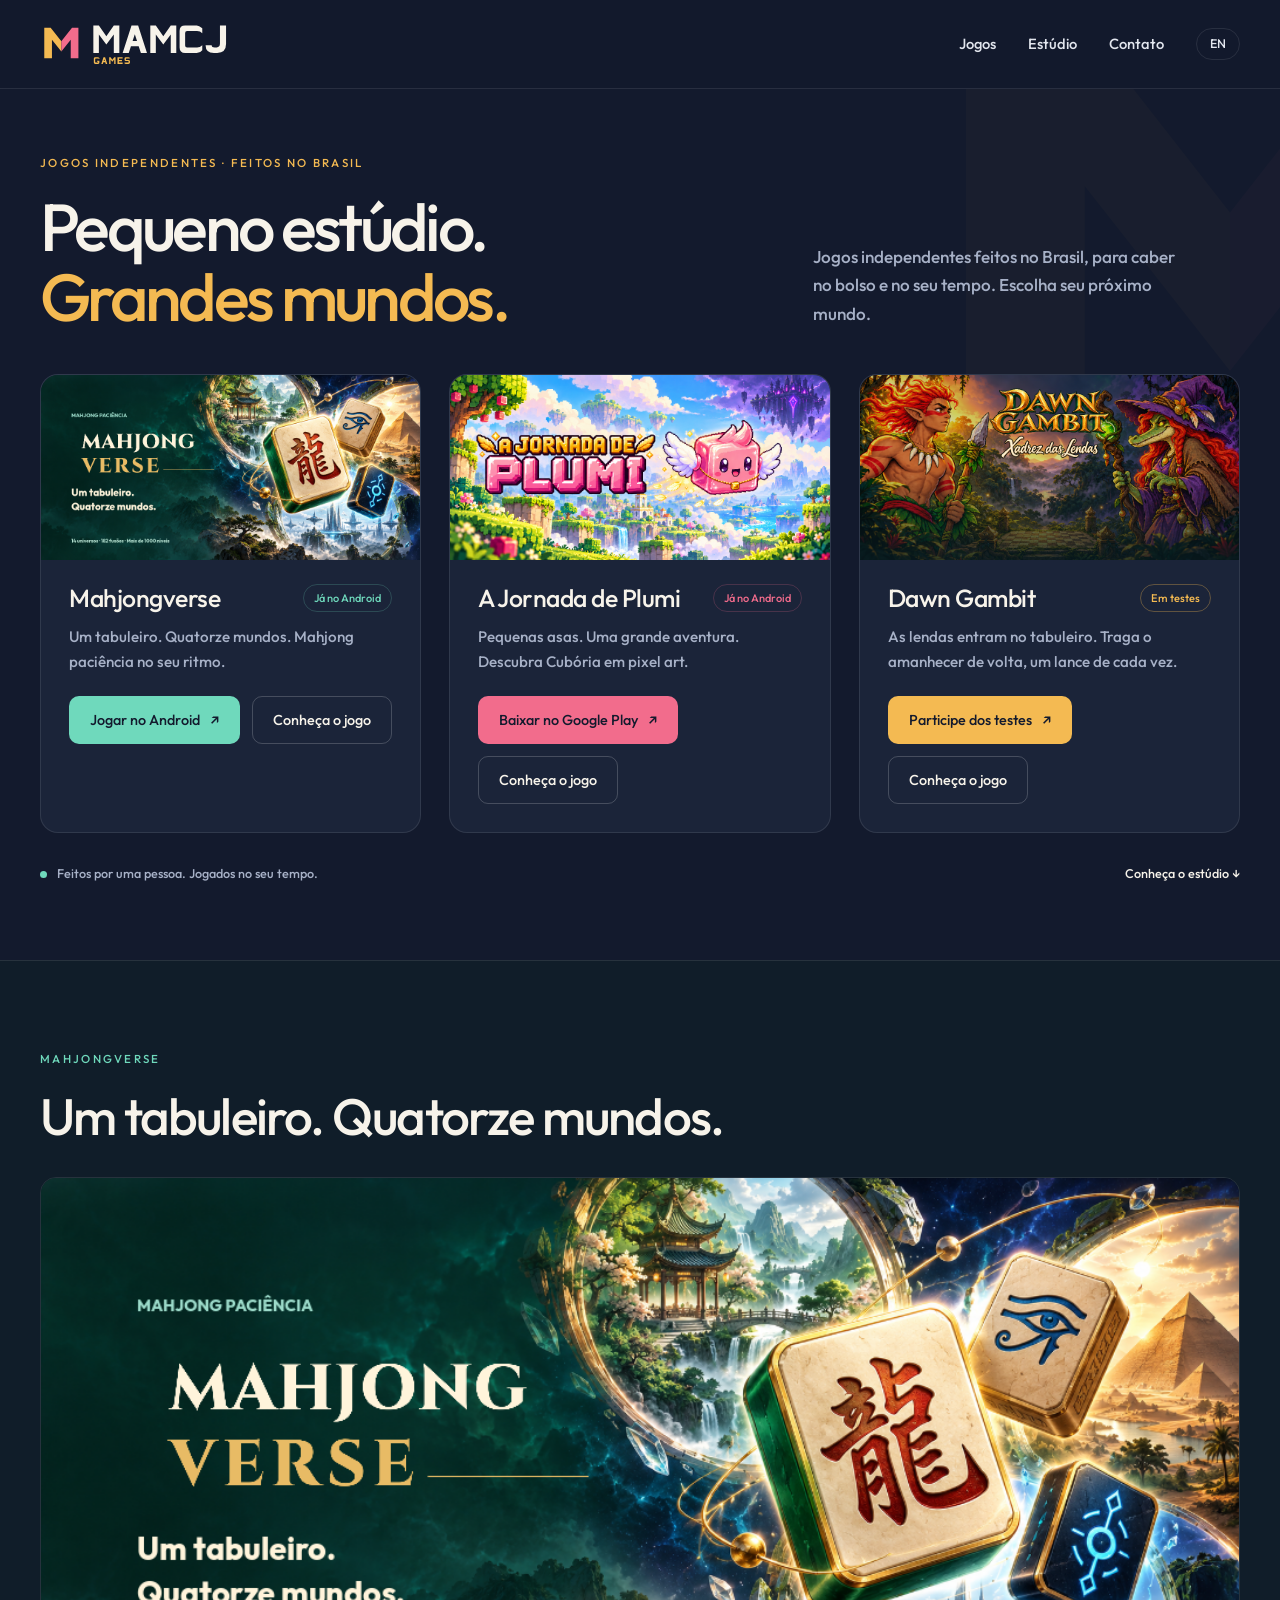
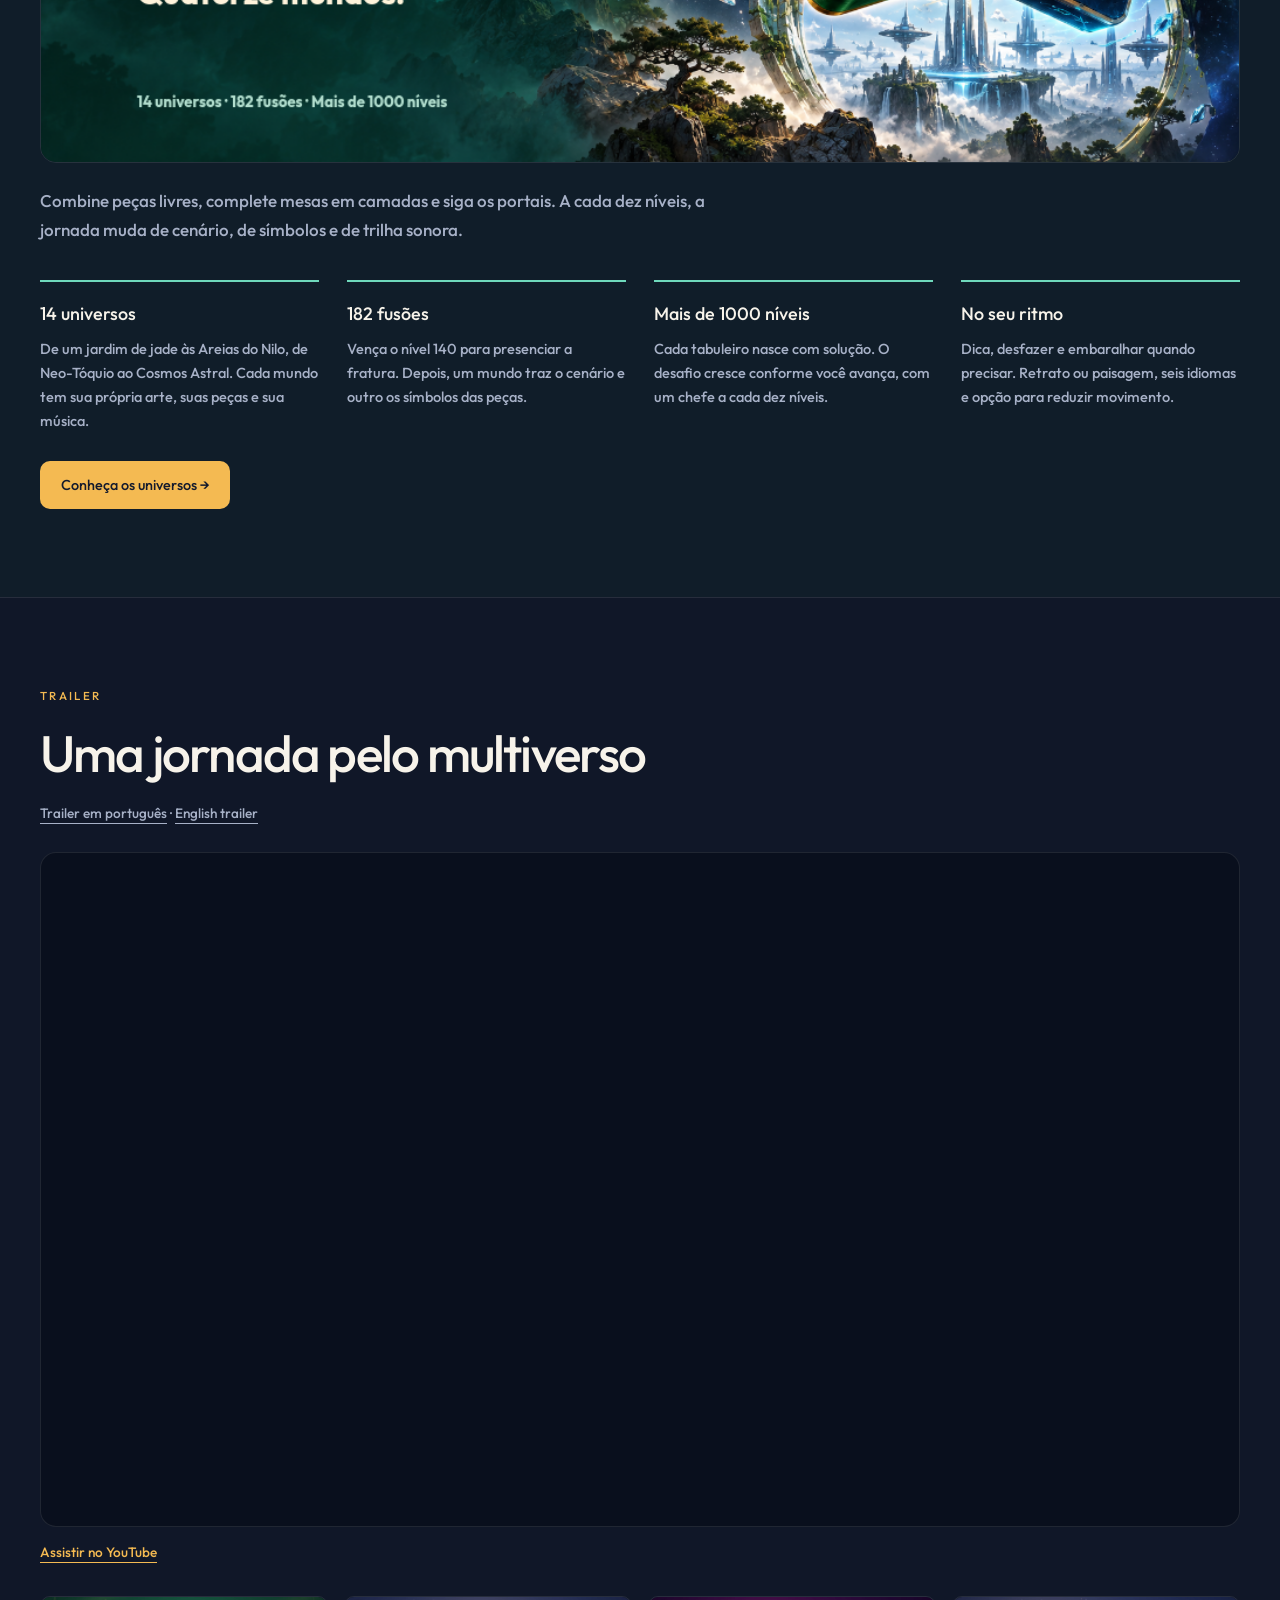
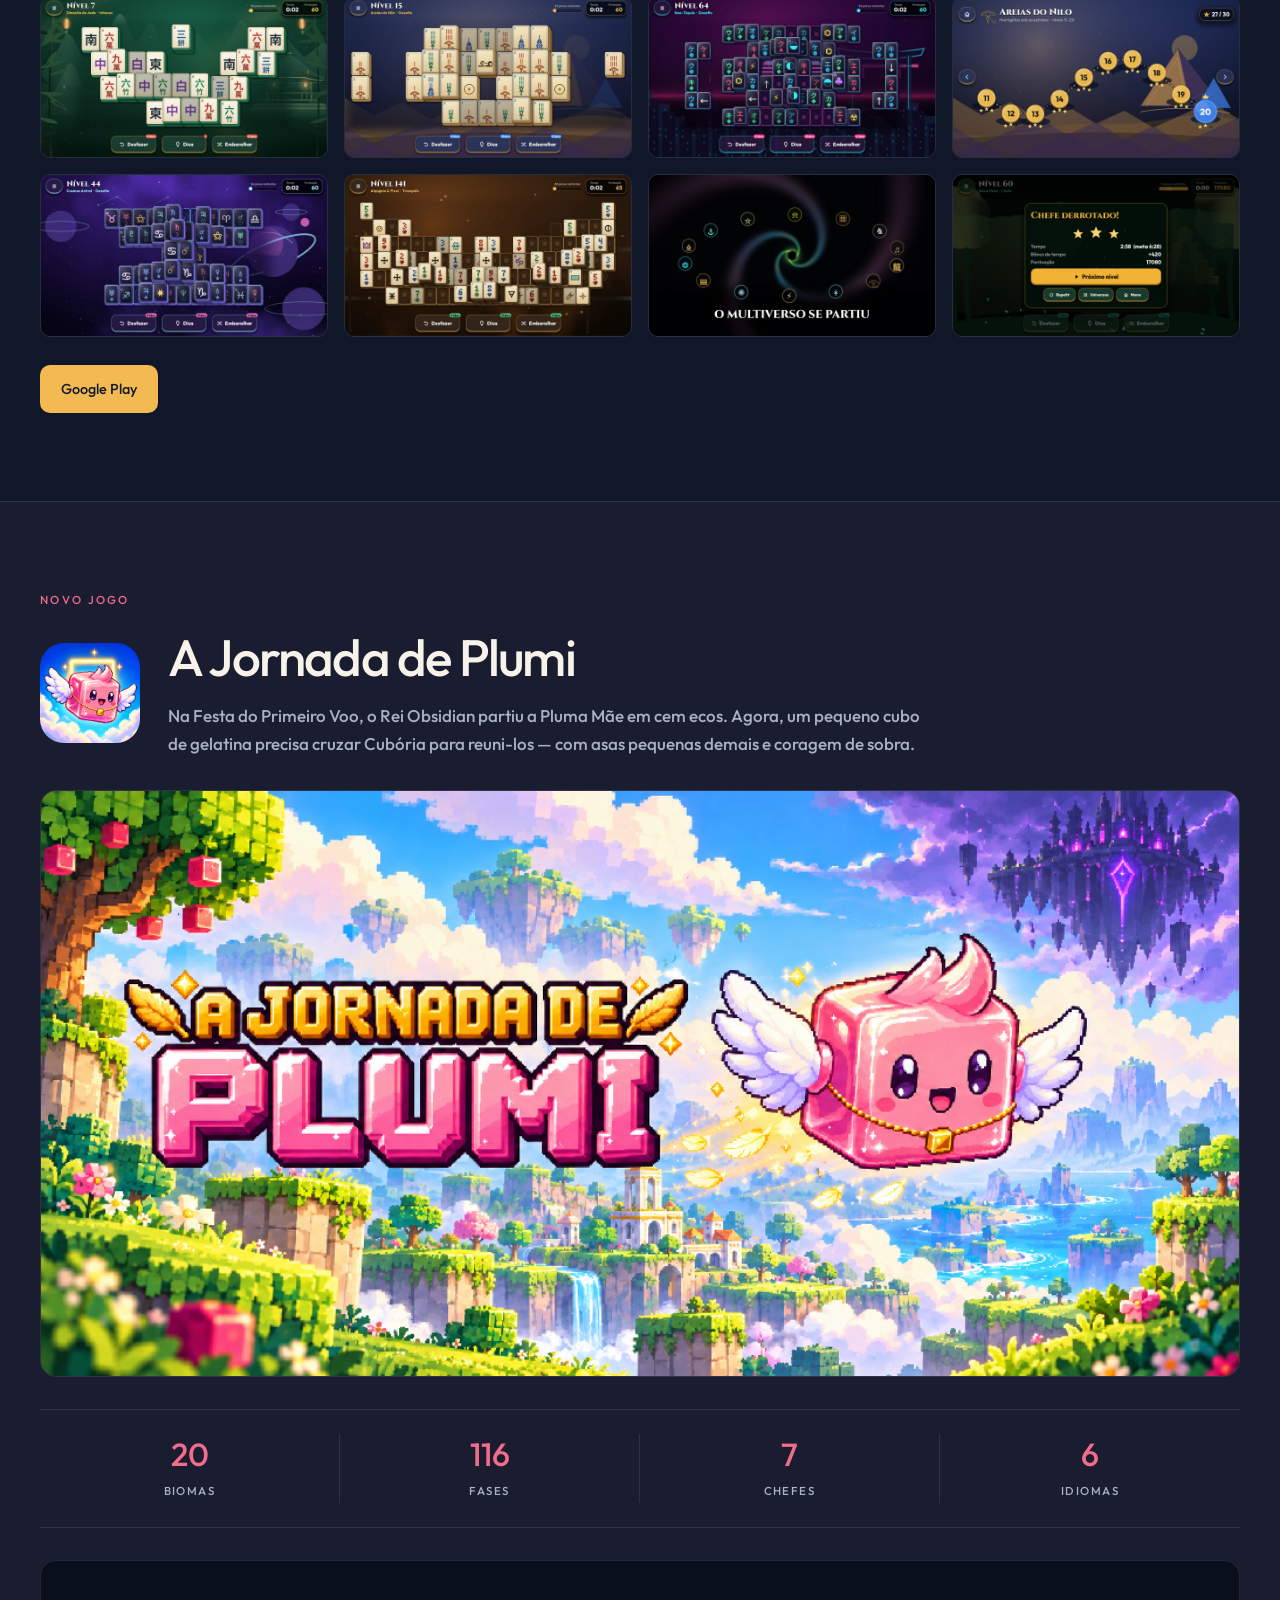
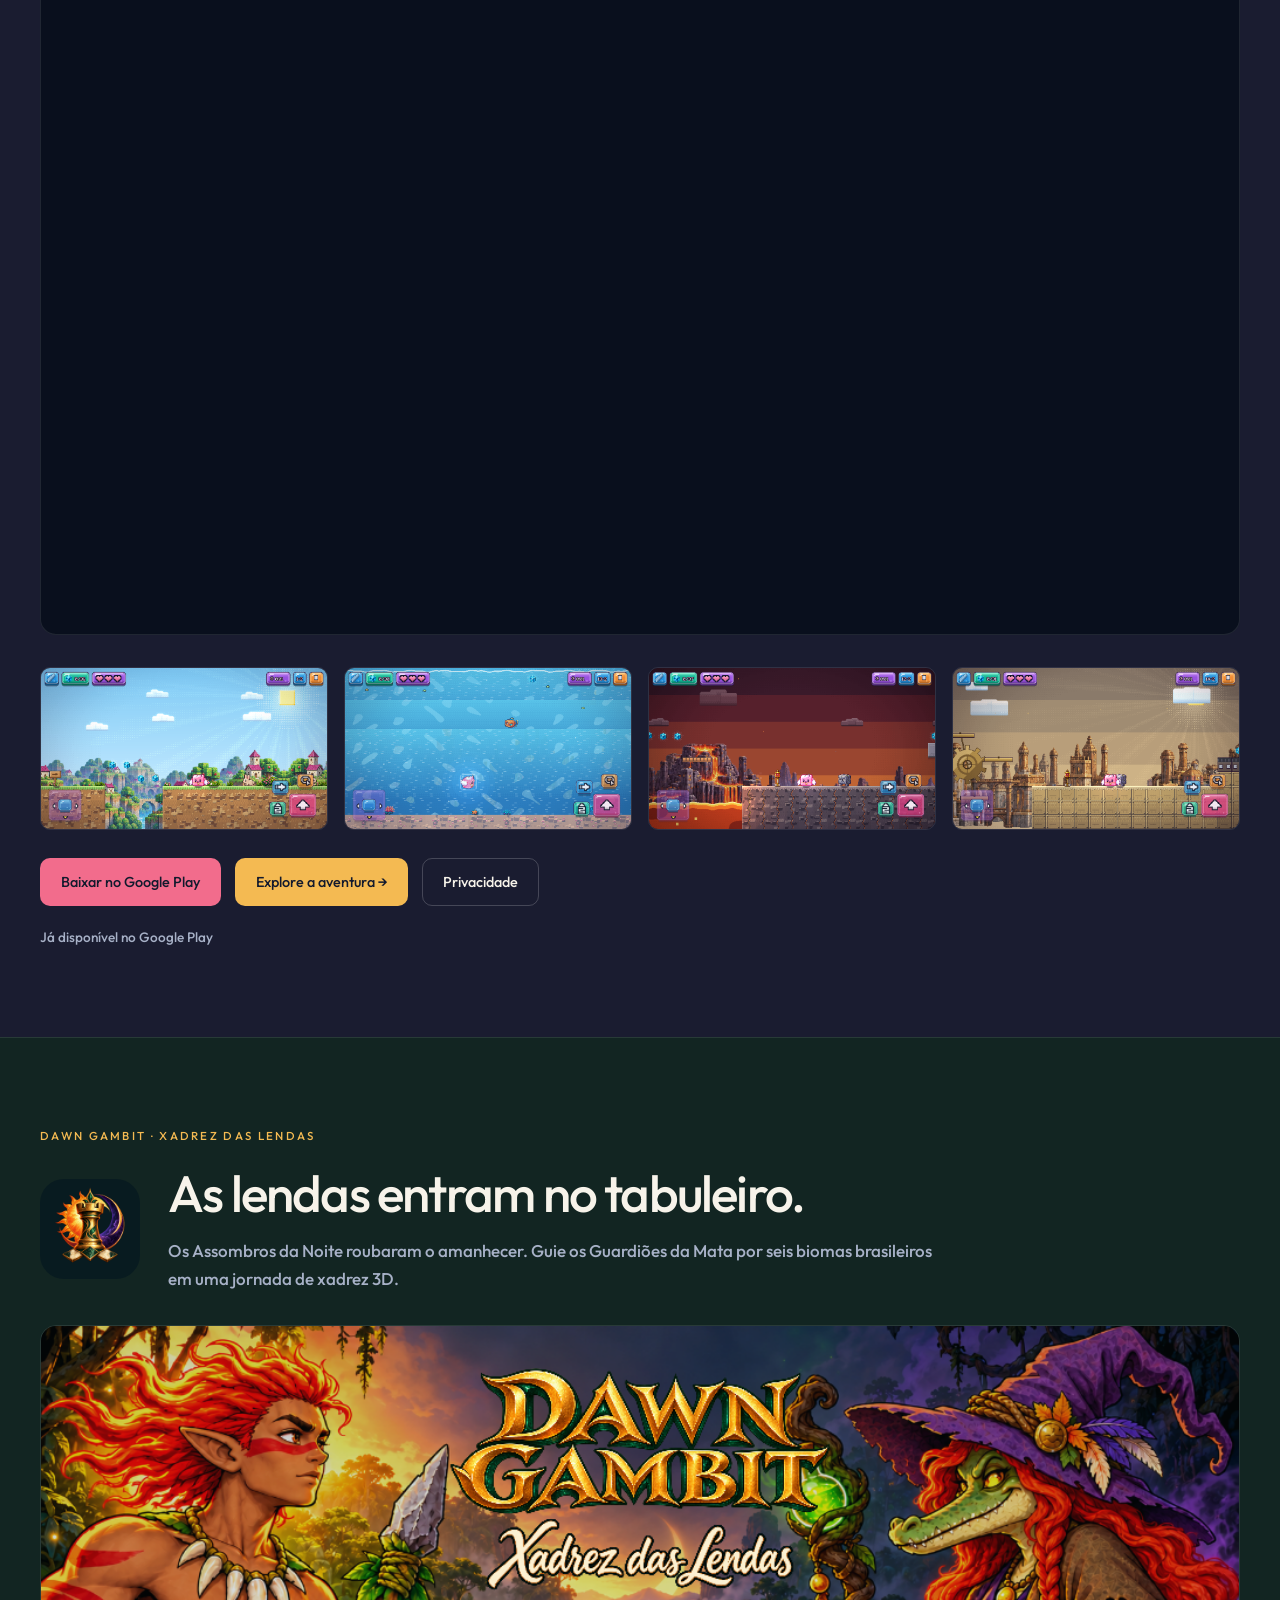
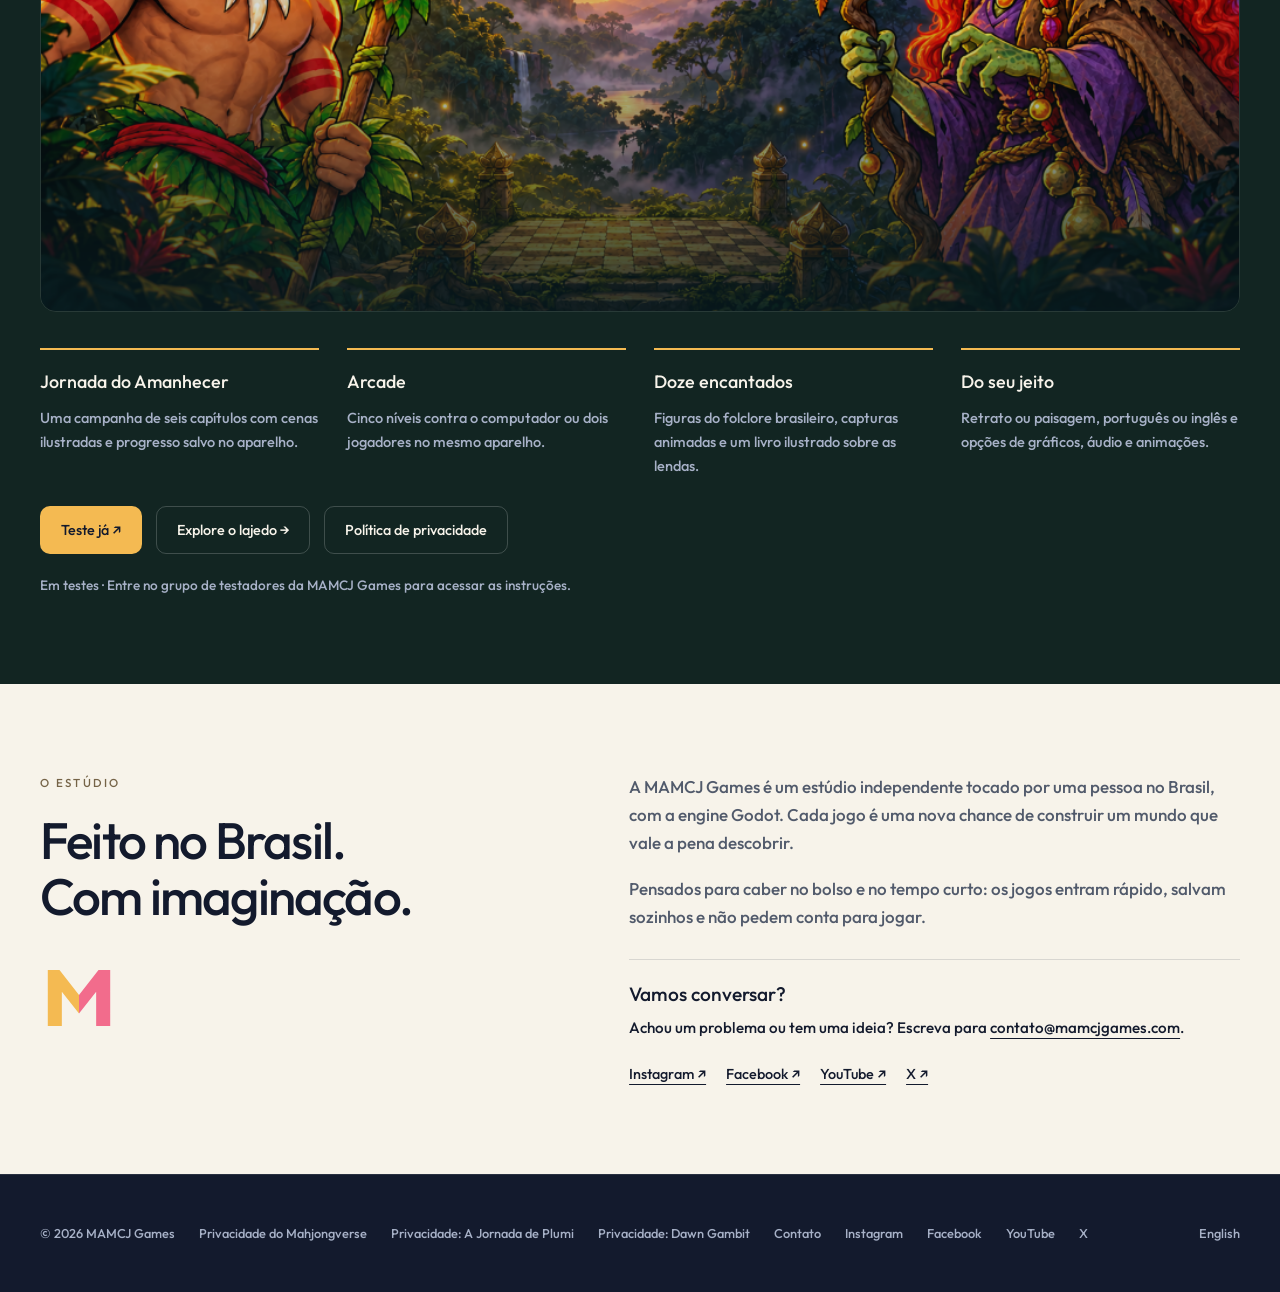
<file: index.html>
<!doctype html>
<html lang="pt-BR">
<head>
<meta charset="utf-8">
<meta name="viewport" content="width=device-width, initial-scale=1">
<title>MAMCJ Games</title>
<meta name="description" content="Jogos independentes feitos no Brasil: Mahjongverse, A Jornada de Plumi e Dawn Gambit: Xadrez das Lendas.">
<link rel="icon" href="/assets/brand/v2/favicon.ico" sizes="any">
<link rel="apple-touch-icon" href="/assets/brand/v2/apple-touch-icon.png">
<link rel="canonical" href="https://mamcjgames.com/">
<meta property="og:title" content="MAMCJ Games">
<meta property="og:description" content="Conheça Mahjongverse, A Jornada de Plumi e Dawn Gambit: Xadrez das Lendas, da MAMCJ Games.">
<meta property="og:image" content="https://mamcjgames.com/assets/brand/v2/social-pt.png"><meta property="og:image:width" content="1200"><meta property="og:image:height" content="630"><meta property="og:locale" content="pt_BR">
<meta property="og:url" content="https://mamcjgames.com/">
<meta property="og:type" content="website">
<link rel="alternate" hreflang="pt-BR" href="https://mamcjgames.com/"><link rel="alternate" hreflang="en" href="https://mamcjgames.com/en/"><link rel="alternate" hreflang="x-default" href="https://mamcjgames.com/">
<meta name="twitter:card" content="summary_large_image">
<link rel="stylesheet" href="/assets/brand/studio.css?v=20261013">
<link rel="stylesheet" href="/assets/dawngambit/home.css?v=20261015-card-alignment">
</head>
<body>

<a class="skip" href="#main">Pular para o conteúdo</a>
<header class="site-header"><div class="env barra">
  <a class="marca" href="/"><img src="/assets/brand/v2/logo-dark.svg" alt="MAMCJ Games" width="194" height="49"></a>
  <nav aria-label="Navegação principal">
    <a href="#jogos">Jogos</a>
    <a class="esconde" href="#estudio">Estúdio</a>
    <a class="esconde" href="#contato">Contato</a>
    <a class="language" href="/en/" lang="en" hreflang="en" aria-label="English">EN</a>
  </nav>
</div></header>

<main id="main">
<div class="heroi"><div class="env">
  <div class="hero-intro"><div>
    <p class="olho">Jogos independentes · Feitos no Brasil</p>
    <h1>Pequeno estúdio.<br><span>Grandes mundos.</span></h1>
  </div><p class="sub">Jogos independentes feitos no Brasil, para caber no bolso e no seu tempo. Escolha seu próximo mundo.</p></div>
  <div class="game-grid" id="jogos">
    <article class="game-card">
      <a class="game-art" href="/mahjongverse/" aria-label="Conheça Mahjongverse"><img src="/assets/mahjongverse/pt_BR/feature.png" alt="Mahjongverse: peças de mahjong e portais para quatorze mundos." width="1024" height="500" fetchpriority="high"></a>
      <div class="game-copy"><div class="game-title"><h2>Mahjongverse</h2><span class="status">Já no Android</span></div>
        <p>Um tabuleiro. Quatorze mundos. Mahjong paciência no seu ritmo.</p>
        <div class="botoes"><a class="botao mint" href="https://play.google.com/store/apps/details?id=com.mamcjr.mahjongverse">Jogar no Android <span aria-hidden="true">↗</span></a><a class="botao fantasma" href="/mahjongverse/">Conheça o jogo</a></div>
      </div>
    </article>
    <article class="game-card plumi-card">
      <a class="game-art" href="/plumis-journey/" aria-label="Conheça A Jornada de Plumi"><img src="/assets/img/plumis/banner_pt.png" alt="Plumi, um cubo rosa com asas brancas, voa sobre Cubória." width="1024" height="500"></a>
      <div class="game-copy"><div class="game-title"><h2>A Jornada de Plumi</h2><span class="status">Já no Android</span></div>
        <p>Pequenas asas. Uma grande aventura. Descubra Cubória em pixel art.</p>
        <div class="botoes"><a class="botao pink" href="https://play.google.com/store/apps/details?id=com.mamcjr.plumisjourney" target="_blank" rel="noopener">Baixar no Google Play <span aria-hidden="true">↗</span></a><a class="botao fantasma" href="/plumis-journey/">Conheça o jogo</a></div>
      </div>
    </article>
    <article class="game-card dawn-card">
      <a class="game-art" href="/dawngambit/" aria-label="Conheça Dawn Gambit: Xadrez das Lendas"><img src="/assets/dawngambit/pt_BR/feature.png" alt="Curupira e Cuca frente a frente no lajedo de Dawn Gambit." width="1024" height="500" loading="lazy"></a>
      <div class="game-copy"><div class="game-title"><h2>Dawn Gambit</h2><span class="status">Em testes</span></div>
        <p>As lendas entram no tabuleiro. Traga o amanhecer de volta, um lance de cada vez.</p>
        <div class="botoes"><a class="botao" href="https://groups.google.com/a/mamcjgames.com/g/testadores" target="_blank" rel="noopener">Participe dos testes <span aria-hidden="true">↗</span></a><a class="botao fantasma" href="/dawngambit/">Conheça o jogo</a></div>
      </div>
    </article>
  </div>
  <div class="hero-foot"><span>Feitos por uma pessoa. Jogados no seu tempo.</span><a href="#estudio">Conheça o estúdio <span aria-hidden="true">↓</span></a></div>
</div></div>
<section id="mahjongverse" class="game-section"><div class="env"><p class="olho">Mahjongverse</p><h2>Um tabuleiro. Quatorze mundos.</h2><a href="/mahjongverse/"><img class="faixa-jogo" src="/assets/mahjongverse/pt_BR/feature.png" alt="Mahjong paciência através do multiverso" width="1024" height="500" loading="lazy"></a><p class="sub">Combine peças livres, complete mesas em camadas e siga os portais. A cada dez níveis, a jornada muda de cenário, de símbolos e de trilha sonora.</p><ul class="lista"><li><span></span><h3>14 universos</h3><p>De um jardim de jade às Areias do Nilo, de Neo-Tóquio ao Cosmos Astral. Cada mundo tem sua própria arte, suas peças e sua música.</p></li><li><span></span><h3>182 fusões</h3><p>Vença o nível 140 para presenciar a fratura. Depois, um mundo traz o cenário e outro os símbolos das peças.</p></li><li><span></span><h3>Mais de 1000 níveis</h3><p>Cada tabuleiro nasce com solução. O desafio cresce conforme você avança, com um chefe a cada dez níveis.</p></li><li><span></span><h3>No seu ritmo</h3><p>Dica, desfazer e embaralhar quando precisar. Retrato ou paisagem, seis idiomas e opção para reduzir movimento.</p></li></ul><div class="botoes"><a class="botao" href="/mahjongverse/">Conheça os universos →</a></div></div></section>

<section id="trailer"><div class="env"><p class="olho">Trailer</p><h2>Uma jornada pelo multiverso</h2><p class="trailer-languages"><a href="/mahjongverse/#trailer">Trailer em português</a> · <a href="/en/mahjongverse/#trailer">English trailer</a></p><div class="video"><iframe src="https://www.youtube-nocookie.com/embed/XOr50JjJnLU?hl=pt-BR&amp;rel=0&amp;playsinline=1" title="Mahjongverse — Trailer — Português" width="1280" height="720" loading="lazy" referrerpolicy="strict-origin-when-cross-origin" allow="accelerometer; autoplay; clipboard-write; encrypted-media; gyroscope; picture-in-picture; web-share" allowfullscreen></iframe></div><p><a href="https://youtu.be/XOr50JjJnLU" target="_blank" rel="noopener noreferrer">Assistir no YouTube</a></p><div class="tiras"><img src="/assets/mahjongverse/pt_BR/01_jade.webp" alt="Tabuleiro de mahjong em camadas no jardim ilustrado da Dinastia de Jade." width="1280" height="720" loading="lazy"><img src="/assets/mahjongverse/pt_BR/02_nile.webp" alt="Peças de mahjong com símbolos egípcios diante de uma paisagem de pirâmides." width="1280" height="720" loading="lazy"><img src="/assets/mahjongverse/pt_BR/03_neon.webp" alt="Tabuleiro com símbolos neon no universo Neo-Tóquio." width="1280" height="720" loading="lazy"><img src="/assets/mahjongverse/pt_BR/04_map.webp" alt="Mapa do universo com dez níveis em ilhas e um portal de chefe." width="1280" height="720" loading="lazy"><img src="/assets/mahjongverse/pt_BR/05_cosmos.webp" alt="Tabuleiro do Cosmos Astral com planetas e um céu violeta estrelado." width="1280" height="720" loading="lazy"><img src="/assets/mahjongverse/pt_BR/06_fusion.webp" alt="Primeira fusão: cenário do Laboratório Alquímico com peças do Mundo 8-Bit." width="1280" height="720" loading="lazy"><img src="/assets/mahjongverse/pt_BR/07_fracture.webp" alt="Emblemas dos quatorze universos orbitam uma fenda cósmica na cinemática da fratura." width="1280" height="720" loading="lazy"><img src="/assets/mahjongverse/pt_BR/08_boss.webp" alt="Tela de vitória de um chefe com estrelas e prévia do próximo universo." width="1280" height="720" loading="lazy"></div><div class="botoes"><a class="botao" href="https://play.google.com/store/apps/details?id=com.mamcjr.mahjongverse">Google Play</a></div></div></section>

<section id="plumis-journey" class="plumi">
  <div class="env">
    <p class="olho">Novo jogo</p>
    <div class="cabeca-jogo"><img class="icone-jogo" src="/assets/img/plumis/icone.png?v=e034f26c8d8f" alt="" width="512" height="512" loading="lazy"><div><h2>A Jornada de Plumi</h2><p class="sub">Na Festa do Primeiro Voo, o Rei Obsidian partiu a Pluma Mãe em cem ecos. Agora, um pequeno cubo de gelatina precisa cruzar Cubória para reuni-los — com asas pequenas demais e coragem de sobra.</p></div></div>
    <a href="/plumis-journey/" aria-label="Explore a aventura"><img class="faixa-jogo" src="/assets/img/plumis/banner_pt.png?v=b9b3e5b98533" alt="A Jornada de Plumi: Plumi, o cubo rosa com asas brancas, voa sobre a vila e as ilhas de Cubória." width="1024" height="500" loading="lazy"></a>
    <div class="pj-stats"><div class="stat"><strong>20</strong><span>biomas</span></div><div class="stat"><strong>116</strong><span>fases</span></div><div class="stat"><strong>7</strong><span>chefes</span></div><div class="stat"><strong>6</strong><span>idiomas</span></div></div>
    <div class="video"><iframe src="https://www.youtube-nocookie.com/embed/weymvlCRwFk?hl=pt-BR&amp;rel=0&amp;playsinline=1" title="A Jornada de Plumi — trailer em português" width="1280" height="720" loading="lazy" allow="accelerometer; autoplay; clipboard-write; encrypted-media; gyroscope; picture-in-picture; web-share" referrerpolicy="strict-origin-when-cross-origin" allowfullscreen></iframe></div>
    <div class="tiras"><img src="/assets/img/plumis/pt_1_colinas.png?v=1bac4ce3e526" alt="Plumi entre as casas e as árvores das Colinas da Vila." width="1920" height="1080" loading="lazy"><img src="/assets/img/plumis/pt_3_recife.png?v=3713b941af49" alt="Plumi mergulha entre os corais e a vida marinha do Recife Submerso." width="1920" height="1080" loading="lazy"><img src="/assets/img/plumis/pt_2_vulcao.png?v=a5c7ce973b90" alt="Plumi diante dos rios de lava do Vulcão de Magma." width="1920" height="1080" loading="lazy"><img src="/assets/img/plumis/pt_4_engrenagens.png?v=71c8e0476601" alt="Plumi explora as máquinas da Cidade das Engrenagens." width="1920" height="1080" loading="lazy"></div>
    <div class="botoes"><a class="botao pj-teste" href="https://play.google.com/store/apps/details?id=com.mamcjr.plumisjourney" target="_blank" rel="noopener" aria-label="Baixar A Jornada de Plumi no Google Play">Baixar no Google Play</a><a class="botao pj-link" href="/plumis-journey/">Explore a aventura →</a><a class="botao fantasma" href="/plumis-journey/privacy/">Privacidade</a></div>
    <p class="pj-soon">Já disponível no Google Play</p>
  </div>
</section>

<section id="dawngambit" class="dawn-section"><div class="env">
  <p class="olho">Dawn Gambit · Xadrez das Lendas</p>
  <div class="cabeca-jogo"><img class="icone-jogo" src="/assets/dawngambit/icon.png" alt="" width="512" height="512" loading="lazy"><div><h2>As lendas entram no tabuleiro.</h2><p class="sub">Os Assombros da Noite roubaram o amanhecer. Guie os Guardiões da Mata por seis biomas brasileiros em uma jornada de xadrez 3D.</p></div></div>
  <a href="/dawngambit/"><img class="faixa-jogo" src="/assets/dawngambit/pt_BR/feature.png" alt="Dawn Gambit: Xadrez das Lendas, com Curupira e Cuca em lados opostos." width="1024" height="500" loading="lazy"></a>
  <ul class="lista"><li><h3>Jornada do Amanhecer</h3><p>Uma campanha de seis capítulos com cenas ilustradas e progresso salvo no aparelho.</p></li><li><h3>Arcade</h3><p>Cinco níveis contra o computador ou dois jogadores no mesmo aparelho.</p></li><li><h3>Doze encantados</h3><p>Figuras do folclore brasileiro, capturas animadas e um livro ilustrado sobre as lendas.</p></li><li><h3>Do seu jeito</h3><p>Retrato ou paisagem, português ou inglês e opções de gráficos, áudio e animações.</p></li></ul>
  <div class="botoes"><a class="botao" href="https://groups.google.com/a/mamcjgames.com/g/testadores" target="_blank" rel="noopener">Teste já ↗</a><a class="botao fantasma" href="/dawngambit/">Explore o lajedo →</a><a class="botao fantasma" href="/dawngambit/privacy/">Política de privacidade</a></div>
  <p class="pj-soon">Em testes · Entre no grupo de testadores da MAMCJ Games para acessar as instruções.</p>
</div></section>

<section id="estudio" class="studio-section"><div class="env studio-grid">
  <div><p class="olho">O estúdio</p><h2>Feito no Brasil.<br>Com imaginação.</h2><img class="studio-mark" src="/assets/brand/v2/symbol.svg" alt="" width="78" height="78" loading="lazy"></div>
  <div><p class="sub">A MAMCJ Games é um estúdio independente tocado por uma pessoa no Brasil, com a engine Godot. Cada jogo é uma nova chance de construir um mundo que vale a pena descobrir.</p>
    <p class="sub">Pensados para caber no bolso e no tempo curto: os jogos entram rápido, salvam sozinhos e não pedem conta para jogar.</p>
    <div class="contact-block" id="contato"><h3 style="color:inherit">Vamos conversar?</h3><p>Achou um problema ou tem uma ideia? Escreva para <a href="mailto:contato@mamcjgames.com">contato@mamcjgames.com</a>.</p>
    <div class="social-links"><a href="https://www.instagram.com/mamcjgames/" target="_blank" rel="noopener">Instagram ↗</a><a href="https://www.facebook.com/profile.php?id=61595266771892" target="_blank" rel="noopener">Facebook ↗</a><a href="https://www.youtube.com/@mamcj_games" target="_blank" rel="noopener">YouTube ↗</a><a href="https://x.com/MAMCJGames" target="_blank" rel="noopener">X ↗</a></div></div>
  </div>
</div></section>

</main>
<footer>
  <div class="env">
    <span>© <span id="ano">2026</span> MAMCJ Games</span>
    <a href="/mahjongverse-site/privacy/">Privacidade do Mahjongverse</a>
    <a href="/plumis-journey/privacy/">Privacidade: A Jornada de Plumi</a>
    <a href="/dawngambit/privacy/">Privacidade: Dawn Gambit</a>
    <a href="mailto:contato@mamcjgames.com">Contato</a>
    <a href="https://www.instagram.com/mamcjgames/" target="_blank" rel="noopener">Instagram</a><a href="https://www.facebook.com/profile.php?id=61595266771892" target="_blank" rel="noopener">Facebook</a>
    <a href="https://www.youtube.com/@mamcj_games" target="_blank" rel="noopener">YouTube</a><a href="https://x.com/MAMCJGames" target="_blank" rel="noopener">X</a>
    <span class="dir"><a href="/en/">English</a></span>
  </div>
</footer>

<script>document.getElementById("ano").textContent = new Date().getFullYear();</script>
</body>
</html>
</file>
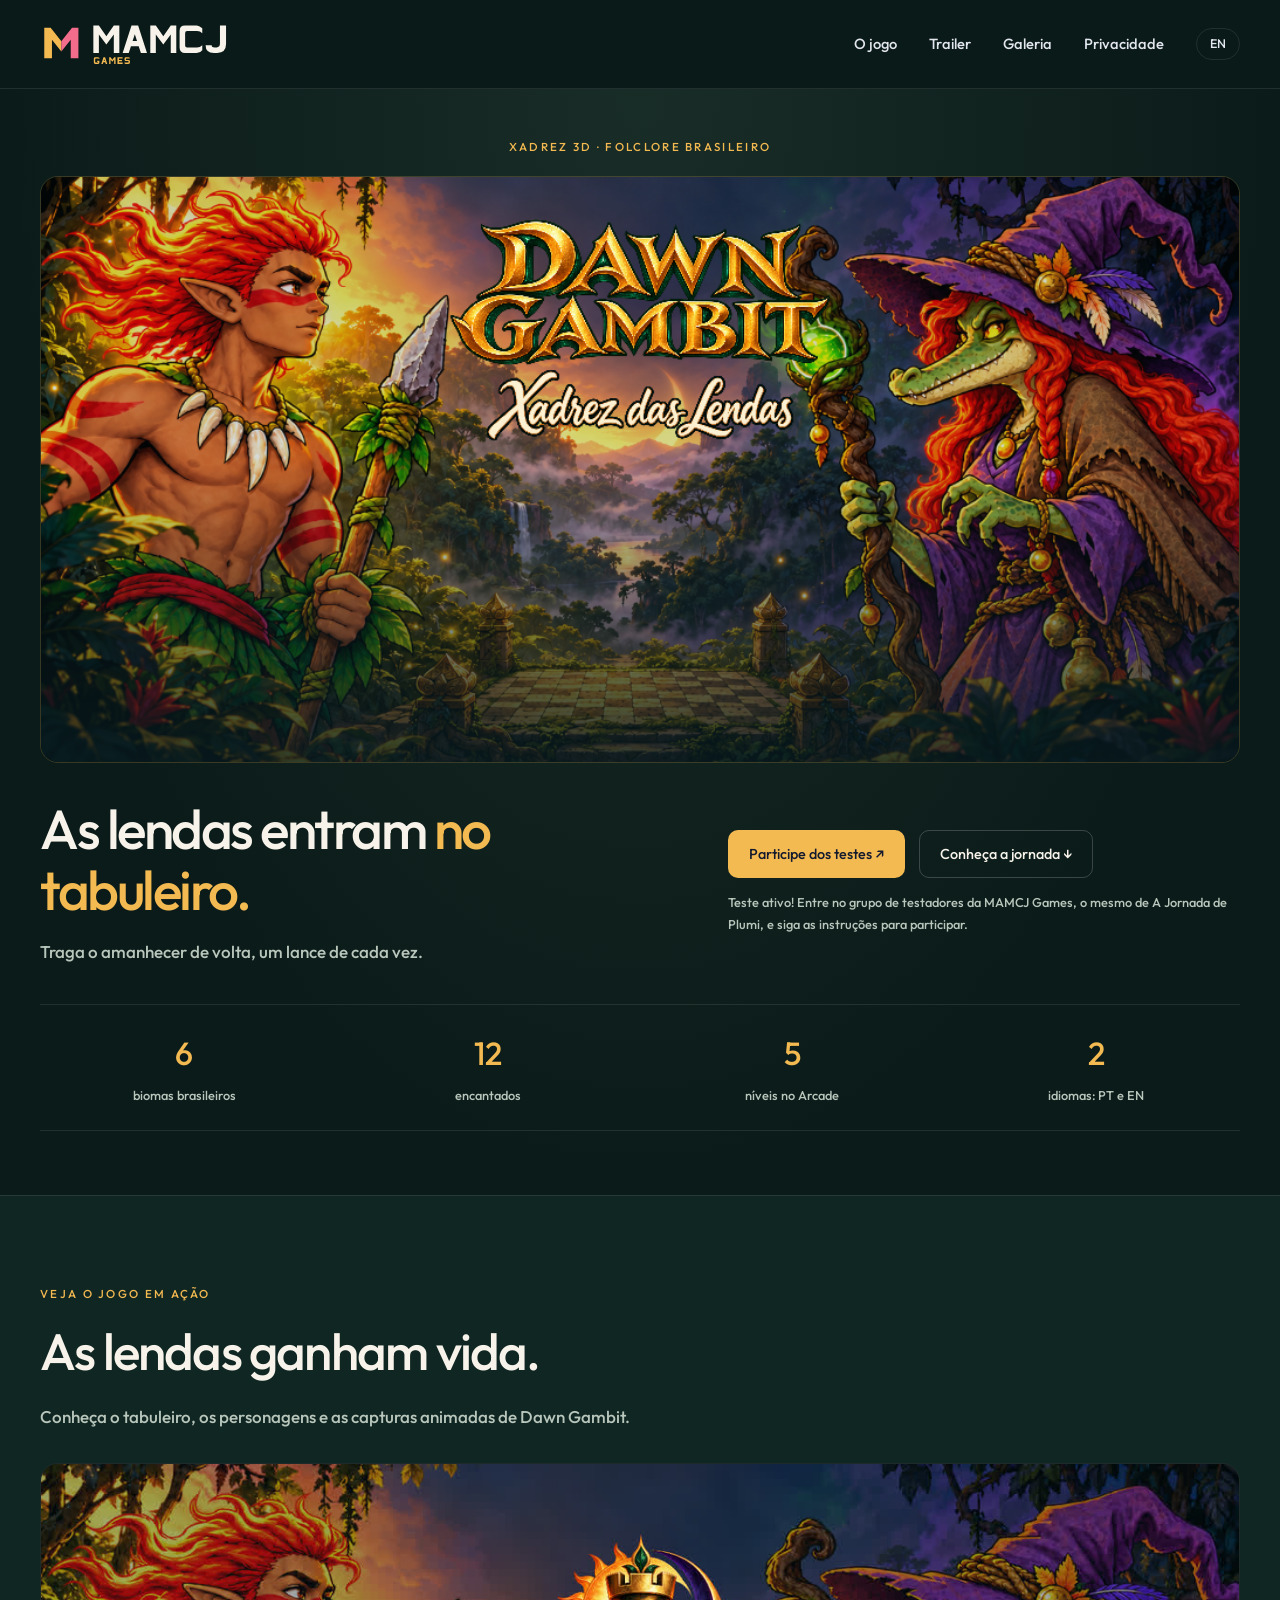
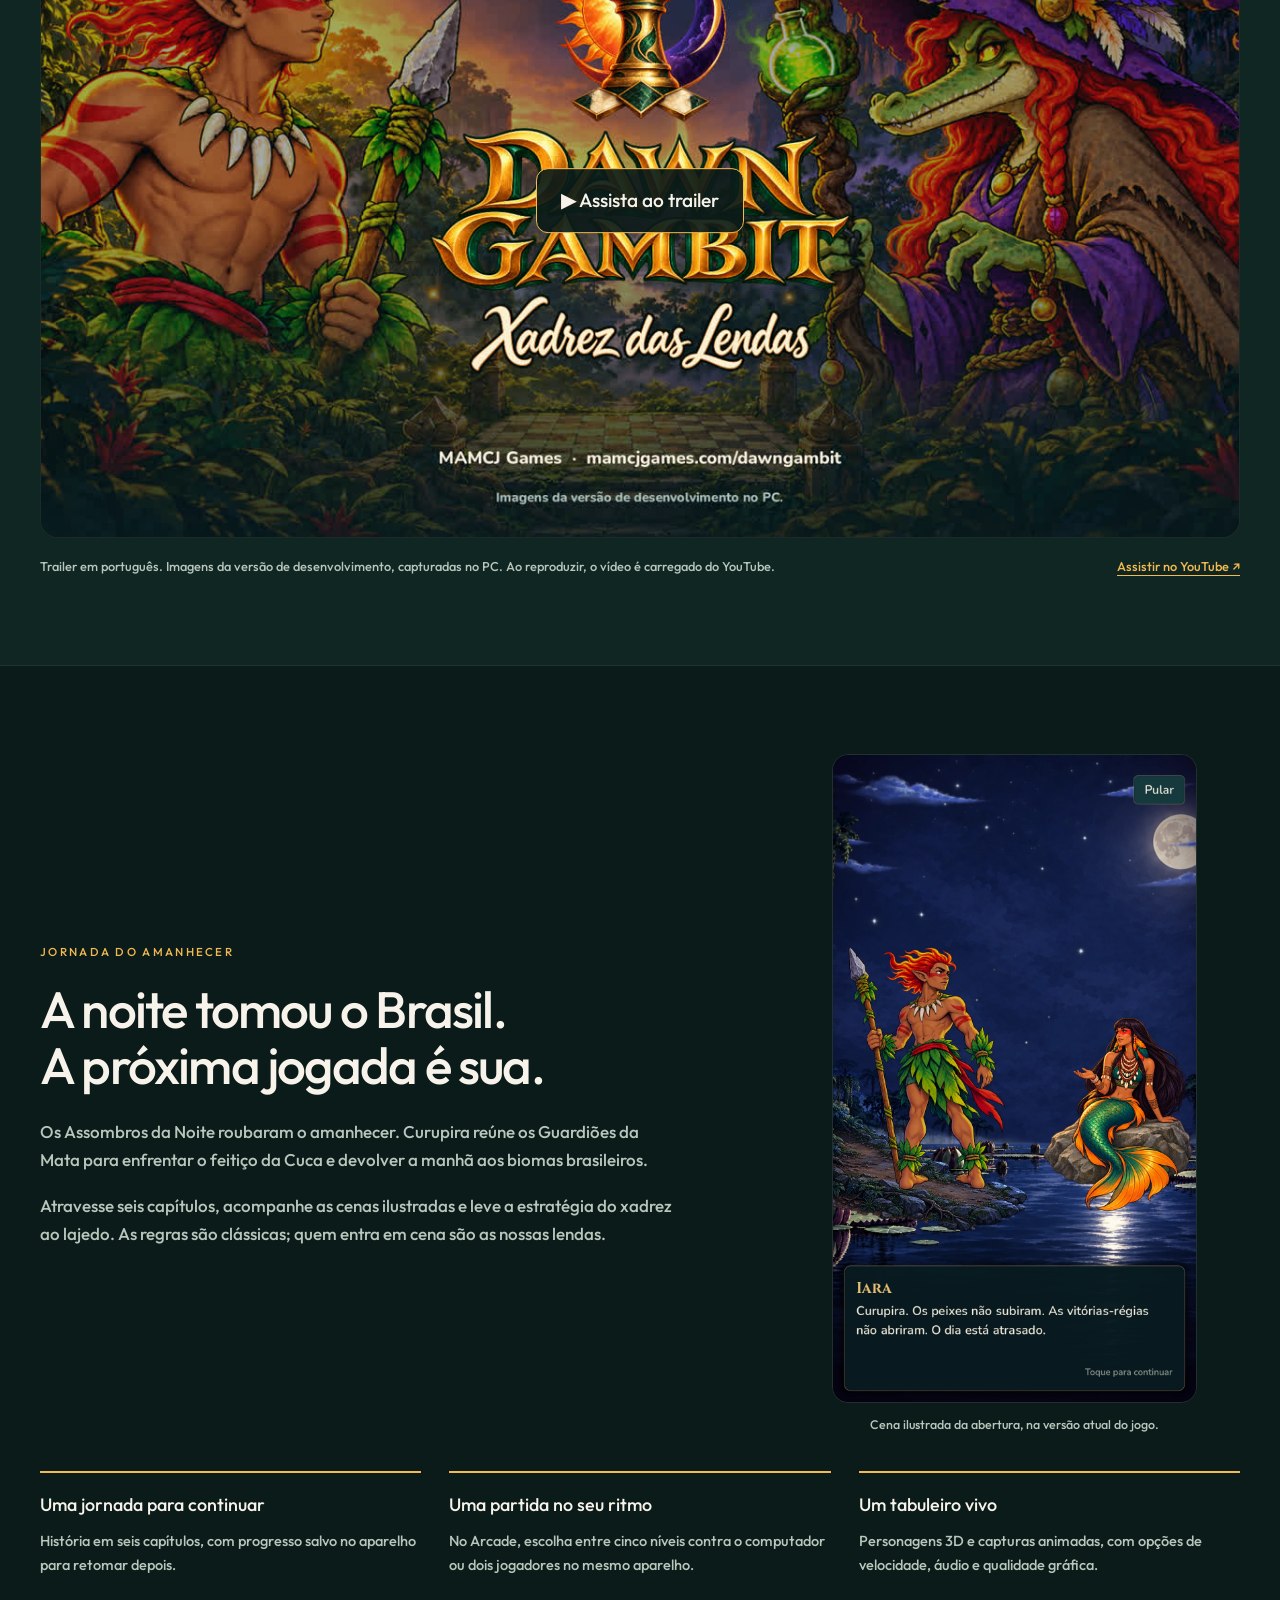
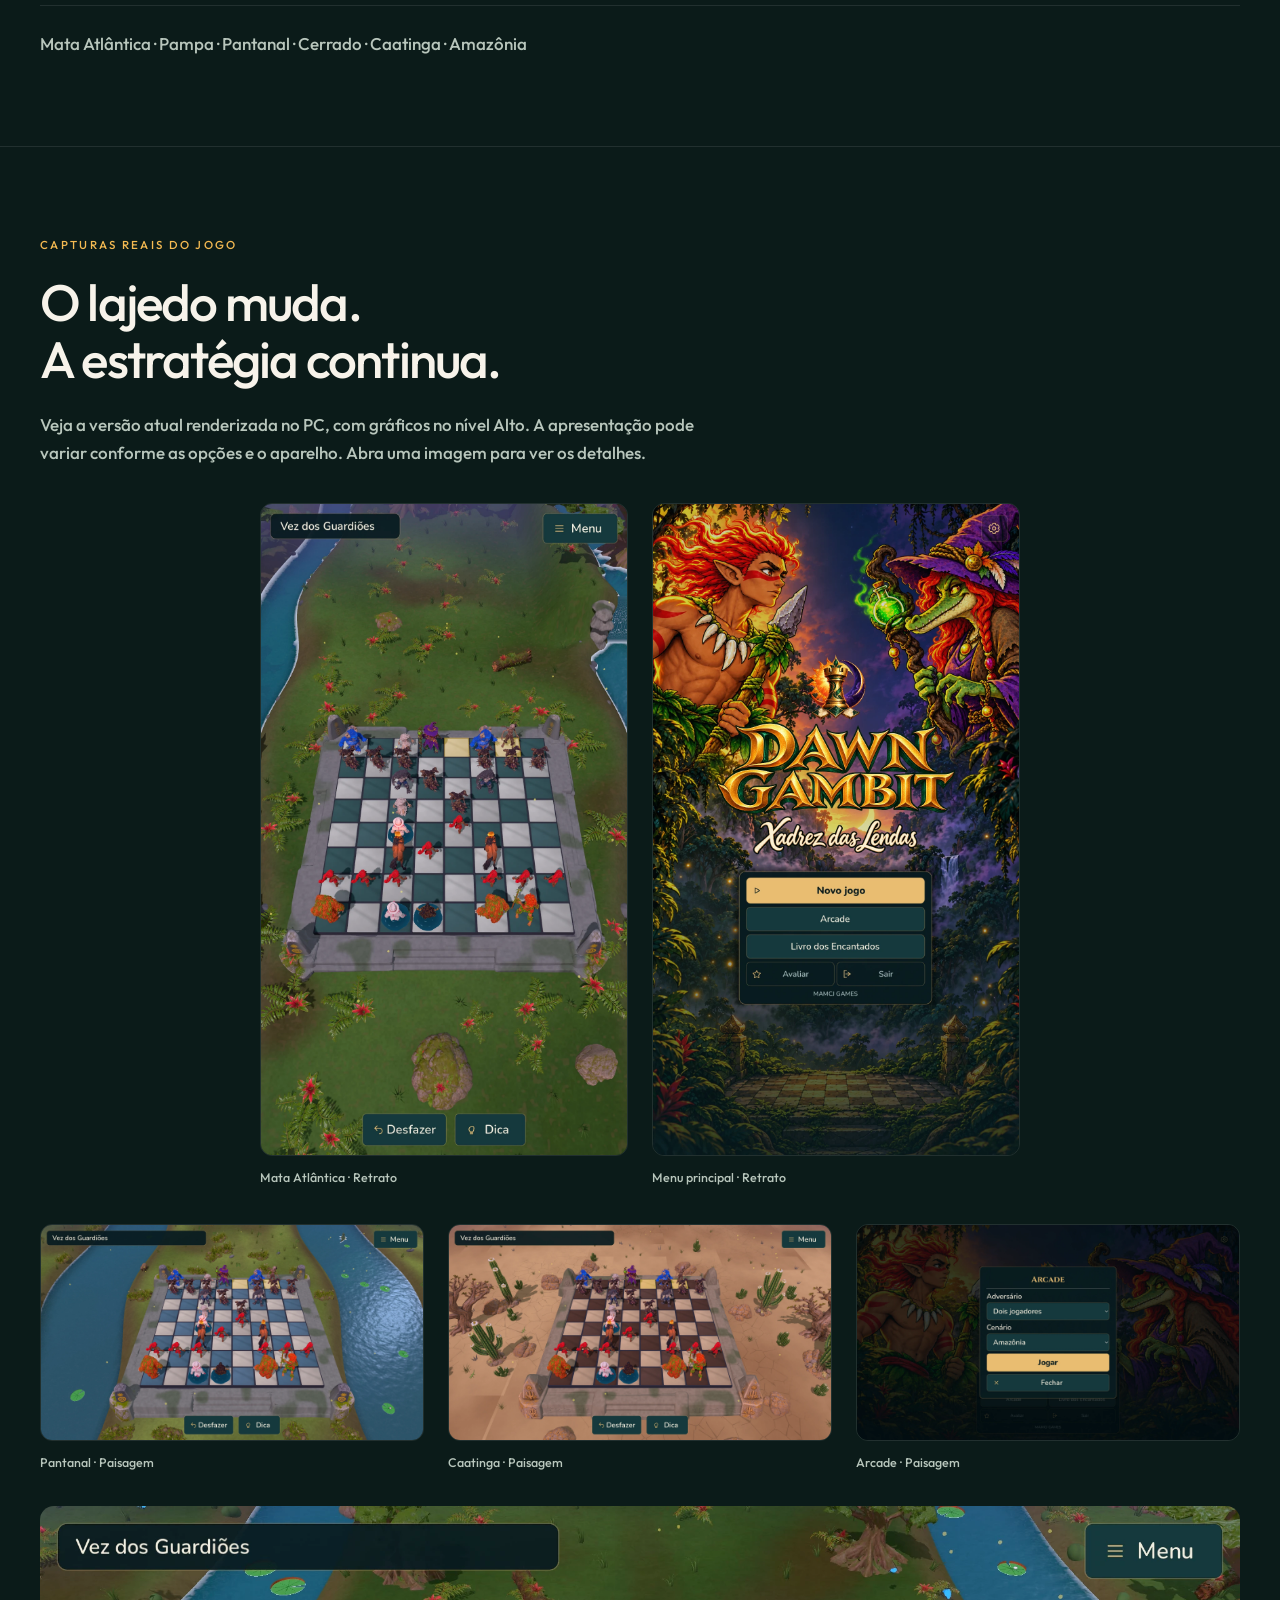
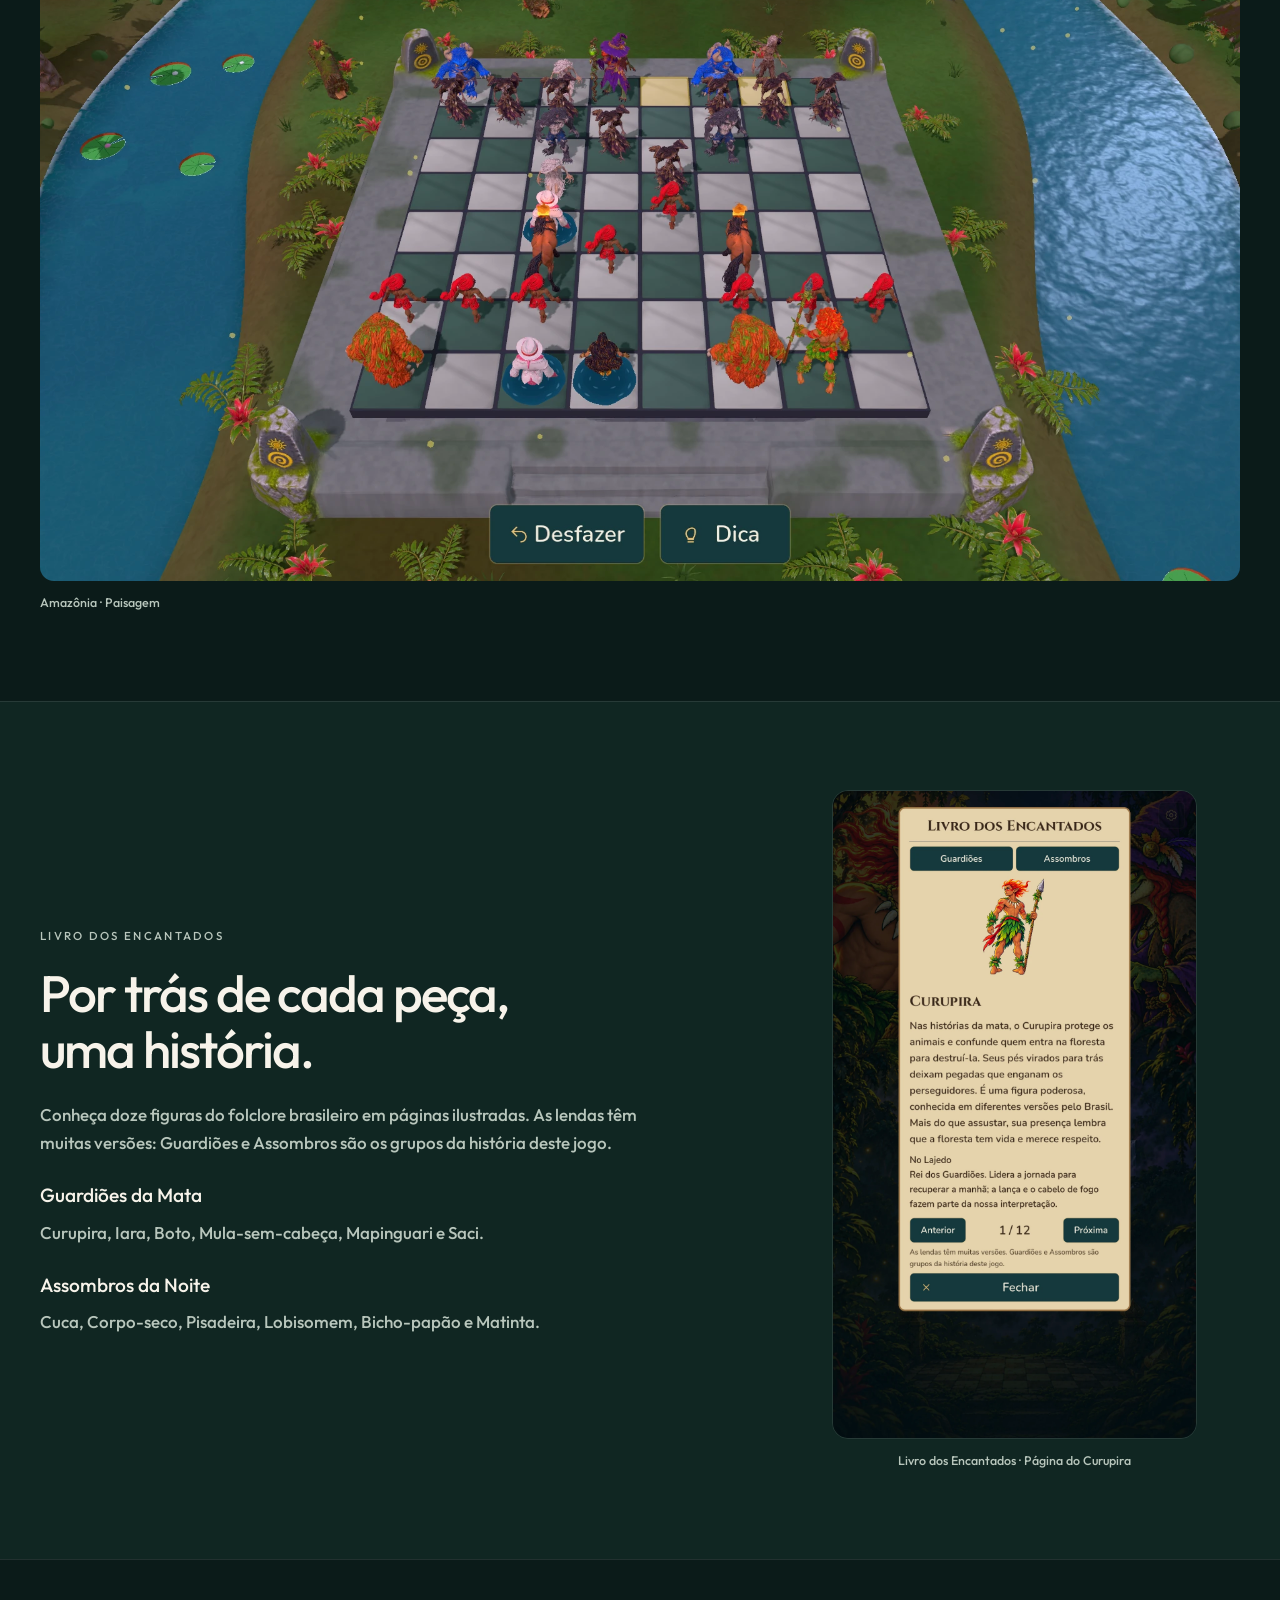
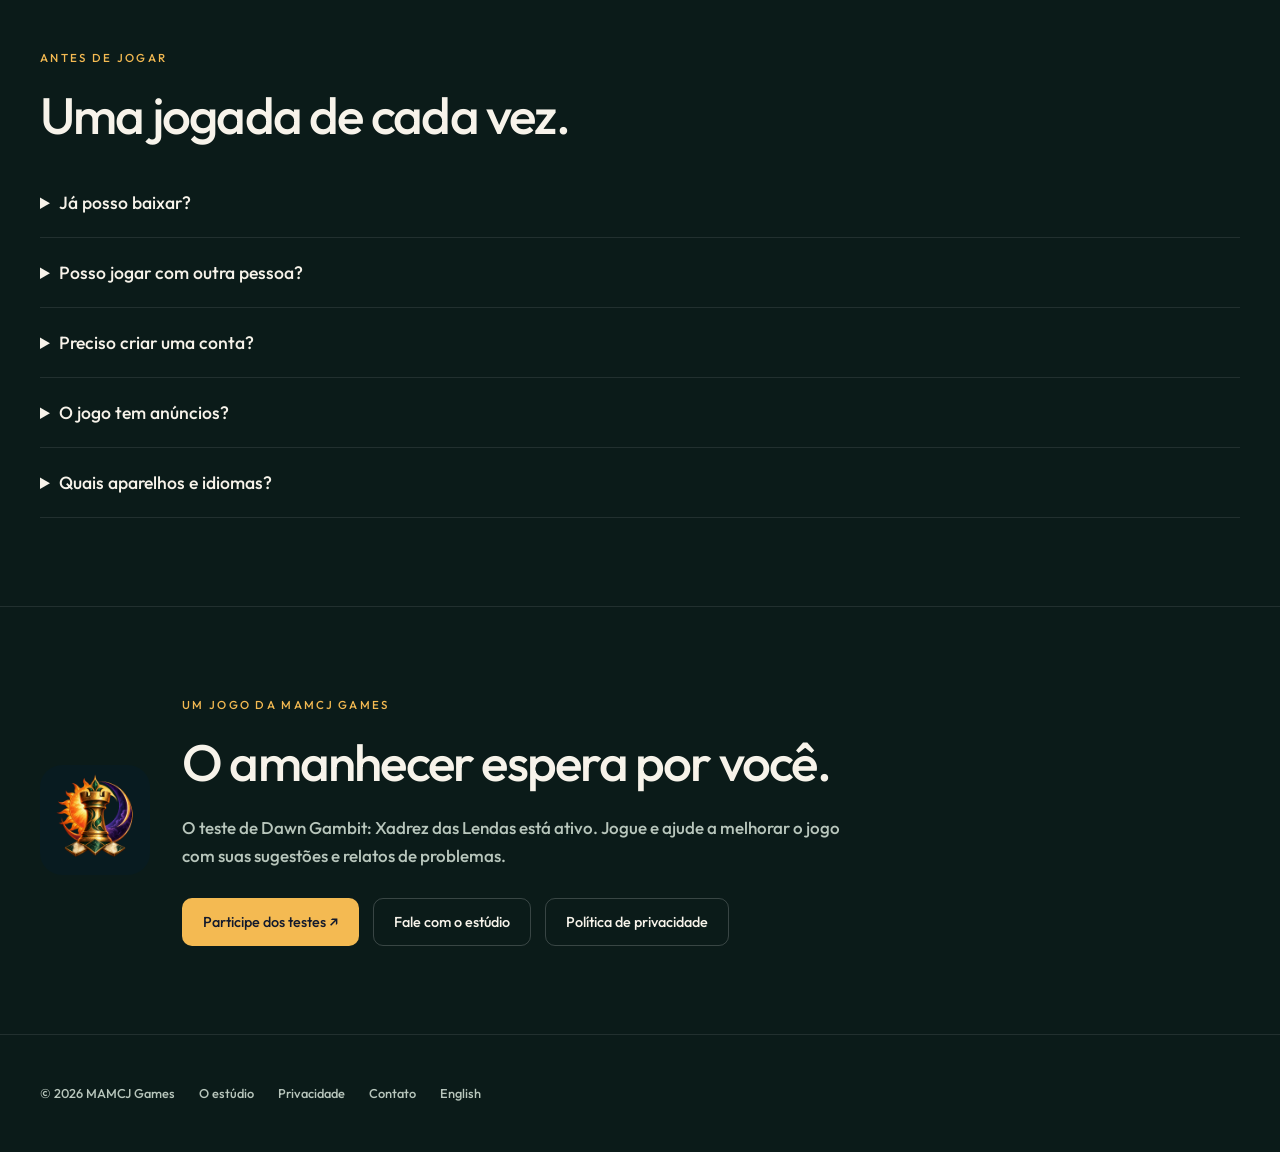
<file: dawngambit/index.html>
<!doctype html>
<html lang="pt-BR">
<head>
<meta charset="utf-8"><meta name="viewport" content="width=device-width, initial-scale=1">
<title>Dawn Gambit: Xadrez das Lendas · MAMCJ Games</title>
<meta name="description" content="As lendas entram no tabuleiro. Conheça Dawn Gambit: xadrez 3D, uma jornada por seis biomas brasileiros e doze figuras do folclore.">
<link rel="canonical" href="https://mamcjgames.com/dawngambit/">
<link rel="alternate" hreflang="pt-BR" href="https://mamcjgames.com/dawngambit/"><link rel="alternate" hreflang="en" href="https://mamcjgames.com/en/dawngambit/"><link rel="alternate" hreflang="x-default" href="https://mamcjgames.com/dawngambit/">
<link rel="icon" type="image/png" href="/assets/dawngambit/icon.png">
<meta property="og:type" content="website"><meta property="og:title" content="Dawn Gambit: Xadrez das Lendas"><meta property="og:description" content="Traga o amanhecer de volta, um lance de cada vez. Xadrez 3D com o folclore brasileiro."><meta property="og:url" content="https://mamcjgames.com/dawngambit/"><meta property="og:image" content="https://mamcjgames.com/assets/dawngambit/pt_BR/feature.png"><meta property="og:image:width" content="1024"><meta property="og:image:height" content="500"><meta property="og:locale" content="pt_BR"><meta name="twitter:card" content="summary_large_image">
<link rel="stylesheet" href="/assets/brand/studio.css?v=20261013"><link rel="stylesheet" href="/assets/dawngambit/site.css?v=20261014-captures1">
<script src="/assets/dawngambit/trailer.js?v=20261014-trailer1" defer></script>
</head>
<body class="dg">
<a class="skip" href="#main">Pular para o conteúdo</a>
<header class="site-header"><div class="env barra"><a class="marca" href="/"><img src="/assets/brand/v2/logo-dark.svg" alt="MAMCJ Games" width="194" height="49"></a><nav aria-label="Navegação principal"><a href="#jogo">O jogo</a><a class="esconde" href="#trailer">Trailer</a><a class="esconde" href="#galeria">Galeria</a><a href="/dawngambit/privacy/">Privacidade</a><a class="language" href="/en/dawngambit/" lang="en" hreflang="en" aria-label="English">EN</a></nav></div></header>
<main id="main">
<div class="dg-hero"><div class="env"><p class="olho">Xadrez 3D · Folclore brasileiro</p><img class="dg-art" src="/assets/dawngambit/pt_BR/feature.png" alt="Dawn Gambit: Xadrez das Lendas. Curupira e Cuca frente a frente, com o lajedo entre eles." width="1024" height="500" fetchpriority="high">
  <div class="dg-intro"><div><h1>As lendas entram <span>no tabuleiro.</span></h1><p class="sub">Traga o amanhecer de volta, um lance de cada vez.</p></div><div><div class="botoes"><a class="botao" href="https://groups.google.com/a/mamcjgames.com/g/testadores" target="_blank" rel="noopener">Participe dos testes ↗</a><a class="botao fantasma" href="#jogo">Conheça a jornada ↓</a></div><p class="dg-availability">Teste ativo! Entre no grupo de testadores da MAMCJ Games, o mesmo de A Jornada de Plumi, e siga as instruções para participar.</p></div></div>
  <div class="dg-stats" aria-label="O jogo em números"><div><strong>6</strong><span>biomas brasileiros</span></div><div><strong>12</strong><span>encantados</span></div><div><strong>5</strong><span>níveis no Arcade</span></div><div><strong>2</strong><span>idiomas: PT e EN</span></div></div>
</div></div>
<section id="trailer" class="dg-trailer"><div class="env"><p class="olho">Veja o jogo em ação</p><h2>As lendas ganham vida.</h2><p class="sub">Conheça o tabuleiro, os personagens e as capturas animadas de Dawn Gambit.</p>
<div class="dg-trailer-frame"><button class="dg-trailer-button" type="button" data-video-id="pLl6xRcrD_8" data-video-title="Trailer de Dawn Gambit: Xadrez das Lendas em português" aria-label="Reproduzir o trailer de Dawn Gambit em português"><img src="/assets/dawngambit/pt_BR/trailer_20261014.jpg" alt="" width="1280" height="720" loading="lazy"><span class="dg-trailer-play" aria-hidden="true">▶ Assista ao trailer</span></button></div>
<div class="dg-trailer-note"><span>Trailer em português. Imagens da versão de desenvolvimento, capturadas no PC. Ao reproduzir, o vídeo é carregado do YouTube.</span><a href="https://youtu.be/pLl6xRcrD_8" target="_blank" rel="noopener noreferrer">Assistir no YouTube ↗</a></div>
<noscript><p class="sub">Use o link acima para assistir no YouTube.</p></noscript></div></section>
<section id="jogo"><div class="env"><div class="dg-story"><div><p class="olho">Jornada do Amanhecer</p><h2>A noite tomou o Brasil.<br>A próxima jogada é sua.</h2><p class="sub">Os Assombros da Noite roubaram o amanhecer. Curupira reúne os Guardiões da Mata para enfrentar o feitiço da Cuca e devolver a manhã aos biomas brasileiros.</p><p class="sub">Atravesse seis capítulos, acompanhe as cenas ilustradas e leve a estratégia do xadrez ao lajedo. As regras são clássicas; quem entra em cena são as nossas lendas.</p></div><figure><img src="/assets/dawngambit/pt_BR/screenshots_20261014/07_abertura_lago_retrato.webp" alt="Cena da abertura: Curupira na margem do lago conversa com Iara, sentada em uma pedra." width="1080" height="1920" loading="lazy"><figcaption>Cena ilustrada da abertura, na versão atual do jogo.</figcaption></figure></div>
<ul class="lista"><li><h3>Uma jornada para continuar</h3><p>História em seis capítulos, com progresso salvo no aparelho para retomar depois.</p></li><li><h3>Uma partida no seu ritmo</h3><p>No Arcade, escolha entre cinco níveis contra o computador ou dois jogadores no mesmo aparelho.</p></li><li><h3>Um tabuleiro vivo</h3><p>Personagens 3D e capturas animadas, com opções de velocidade, áudio e qualidade gráfica.</p></li></ul>
<p class="dg-biomes">Mata Atlântica · Pampa · Pantanal · Cerrado · Caatinga · Amazônia</p></div></section>
<section id="galeria"><div class="env"><p class="olho">Capturas reais do jogo</p><h2>O lajedo muda.<br>A estratégia continua.</h2><p class="sub">Veja a versão atual renderizada no PC, com gráficos no nível Alto. A apresentação pode variar conforme as opções e o aparelho. Abra uma imagem para ver os detalhes.</p>
<div class="dg-gallery dg-gallery-portrait"><figure><a href="/assets/dawngambit/pt_BR/screenshots_20261014/01_mata_atlantica_retrato.webp"><img src="/assets/dawngambit/pt_BR/screenshots_20261014/01_mata_atlantica_retrato.webp" alt="Partida em retrato na Mata Atlântica, com lajedo de pedra, vegetação e rio." width="1080" height="1920" loading="lazy"></a><figcaption>Mata Atlântica · Retrato</figcaption></figure><figure><a href="/assets/dawngambit/pt_BR/screenshots_20261014/05_menu_retrato.webp"><img src="/assets/dawngambit/pt_BR/screenshots_20261014/05_menu_retrato.webp" alt="Menu principal em português, com Curupira, Cuca e a marca Dawn Gambit: Xadrez das Lendas." width="1080" height="1920" loading="lazy"></a><figcaption>Menu principal · Retrato</figcaption></figure></div>
<div class="dg-gallery"><figure><a href="/assets/dawngambit/pt_BR/screenshots_20261014/02_pantanal_paisagem.webp"><img src="/assets/dawngambit/pt_BR/screenshots_20261014/02_pantanal_paisagem.webp" alt="Partida em paisagem no Pantanal, com a nova Mula-sem-cabeça e seu fogo no tabuleiro." width="1920" height="1080" loading="lazy"></a><figcaption>Pantanal · Paisagem</figcaption></figure><figure><a href="/assets/dawngambit/pt_BR/screenshots_20261014/03_caatinga_paisagem.webp"><img src="/assets/dawngambit/pt_BR/screenshots_20261014/03_caatinga_paisagem.webp" alt="Partida em paisagem na Caatinga, com chão seco, rochas e cactos ao redor do lajedo." width="1920" height="1080" loading="lazy"></a><figcaption>Caatinga · Paisagem</figcaption></figure><figure><a href="/assets/dawngambit/pt_BR/screenshots_20261014/08_arcade_paisagem.webp"><img src="/assets/dawngambit/pt_BR/screenshots_20261014/08_arcade_paisagem.webp" alt="Menu Arcade em português, configurado para dois jogadores no cenário da Amazônia." width="1920" height="1080" loading="lazy"></a><figcaption>Arcade · Paisagem</figcaption></figure></div>
<figure class="dg-wide"><a href="/assets/dawngambit/pt_BR/screenshots_20261014/04_amazonia_paisagem.webp"><img src="/assets/dawngambit/pt_BR/screenshots_20261014/04_amazonia_paisagem.webp" alt="Tabuleiro na Amazônia, com interface adaptada ao modo paisagem." width="1920" height="1080" loading="lazy"></a><figcaption>Amazônia · Paisagem</figcaption></figure></div></section>
<section class="dg-legends"><div class="env dg-story"><div><p class="olho">Livro dos Encantados</p><h2>Por trás de cada peça,<br>uma história.</h2><p class="sub">Conheça doze figuras do folclore brasileiro em páginas ilustradas. As lendas têm muitas versões: Guardiões e Assombros são os grupos da história deste jogo.</p><h3>Guardiões da Mata</h3><p>Curupira, Iara, Boto, Mula-sem-cabeça, Mapinguari e Saci.</p><h3>Assombros da Noite</h3><p>Cuca, Corpo-seco, Pisadeira, Lobisomem, Bicho-papão e Matinta.</p></div><figure><img src="/assets/dawngambit/pt_BR/screenshots_20261014/06_livro_encantados_retrato.webp" alt="Livro dos Encantados aberto na página do Curupira, com ilustração e texto sobre a lenda." width="1080" height="1920" loading="lazy"><figcaption>Livro dos Encantados · Página do Curupira</figcaption></figure></div></section>
<section class="dg-faq"><div class="env"><p class="olho">Antes de jogar</p><h2>Uma jogada de cada vez.</h2><details><summary>Já posso baixar?</summary><p>Sim, o teste está ativo! Entre no <a href="https://groups.google.com/a/mamcjgames.com/g/testadores" target="_blank" rel="noopener">grupo de testadores da MAMCJ Games</a> e siga as instruções para acessar o teste do Dawn Gambit no Google Play. É o mesmo grupo de A Jornada de Plumi; se você já participa, não precisa entrar novamente. Use a mesma Conta Google no grupo e na Play Store.</p></details><details><summary>Posso jogar com outra pessoa?</summary><p>Sim, o Arcade permite dois jogadores no mesmo aparelho. Não há multijogador online nesta versão.</p></details><details><summary>Preciso criar uma conta?</summary><p>Não há cadastro ou login próprio no jogo. A campanha, a partida e as preferências ficam salvas localmente no aparelho.</p></details><details><summary>O jogo tem anúncios?</summary><p>Há anúncios recompensados para recursos de ajuda, como dica e desfazer. Eles precisam de internet e estão configurados como anúncios de teste nesta versão. Consulte a política de privacidade para saber sobre o tratamento de dados.</p></details><details><summary>Quais aparelhos e idiomas?</summary><p>Esta versão foi preparada para Android 10 ou superior, em aparelhos de 64 bits com arquitetura arm64. A compatibilidade e o desempenho devem ser confirmados na Play Store e em cada aparelho. Há português e inglês, com interface em retrato e paisagem.</p></details></div></section>
<section><div class="env dg-closing"><img src="/assets/dawngambit/icon.png" alt="" width="512" height="512" loading="lazy"><div><p class="olho">Um jogo da MAMCJ Games</p><h2>O amanhecer espera por você.</h2><p class="sub">O teste de Dawn Gambit: Xadrez das Lendas está ativo. Jogue e ajude a melhorar o jogo com suas sugestões e relatos de problemas.</p><div class="botoes"><a class="botao" href="https://groups.google.com/a/mamcjgames.com/g/testadores" target="_blank" rel="noopener">Participe dos testes ↗</a><a class="botao fantasma" href="mailto:contato@mamcjgames.com?subject=Dawn%20Gambit">Fale com o estúdio</a><a class="botao fantasma" href="/dawngambit/privacy/">Política de privacidade</a></div></div></div></section>
</main>
<footer><div class="env"><span>© 2026 MAMCJ Games</span><a href="/">O estúdio</a><a href="/dawngambit/privacy/">Privacidade</a><a href="mailto:contato@mamcjgames.com">Contato</a><a href="/en/dawngambit/" lang="en" hreflang="en">English</a></div></footer>
</body></html>
</file>
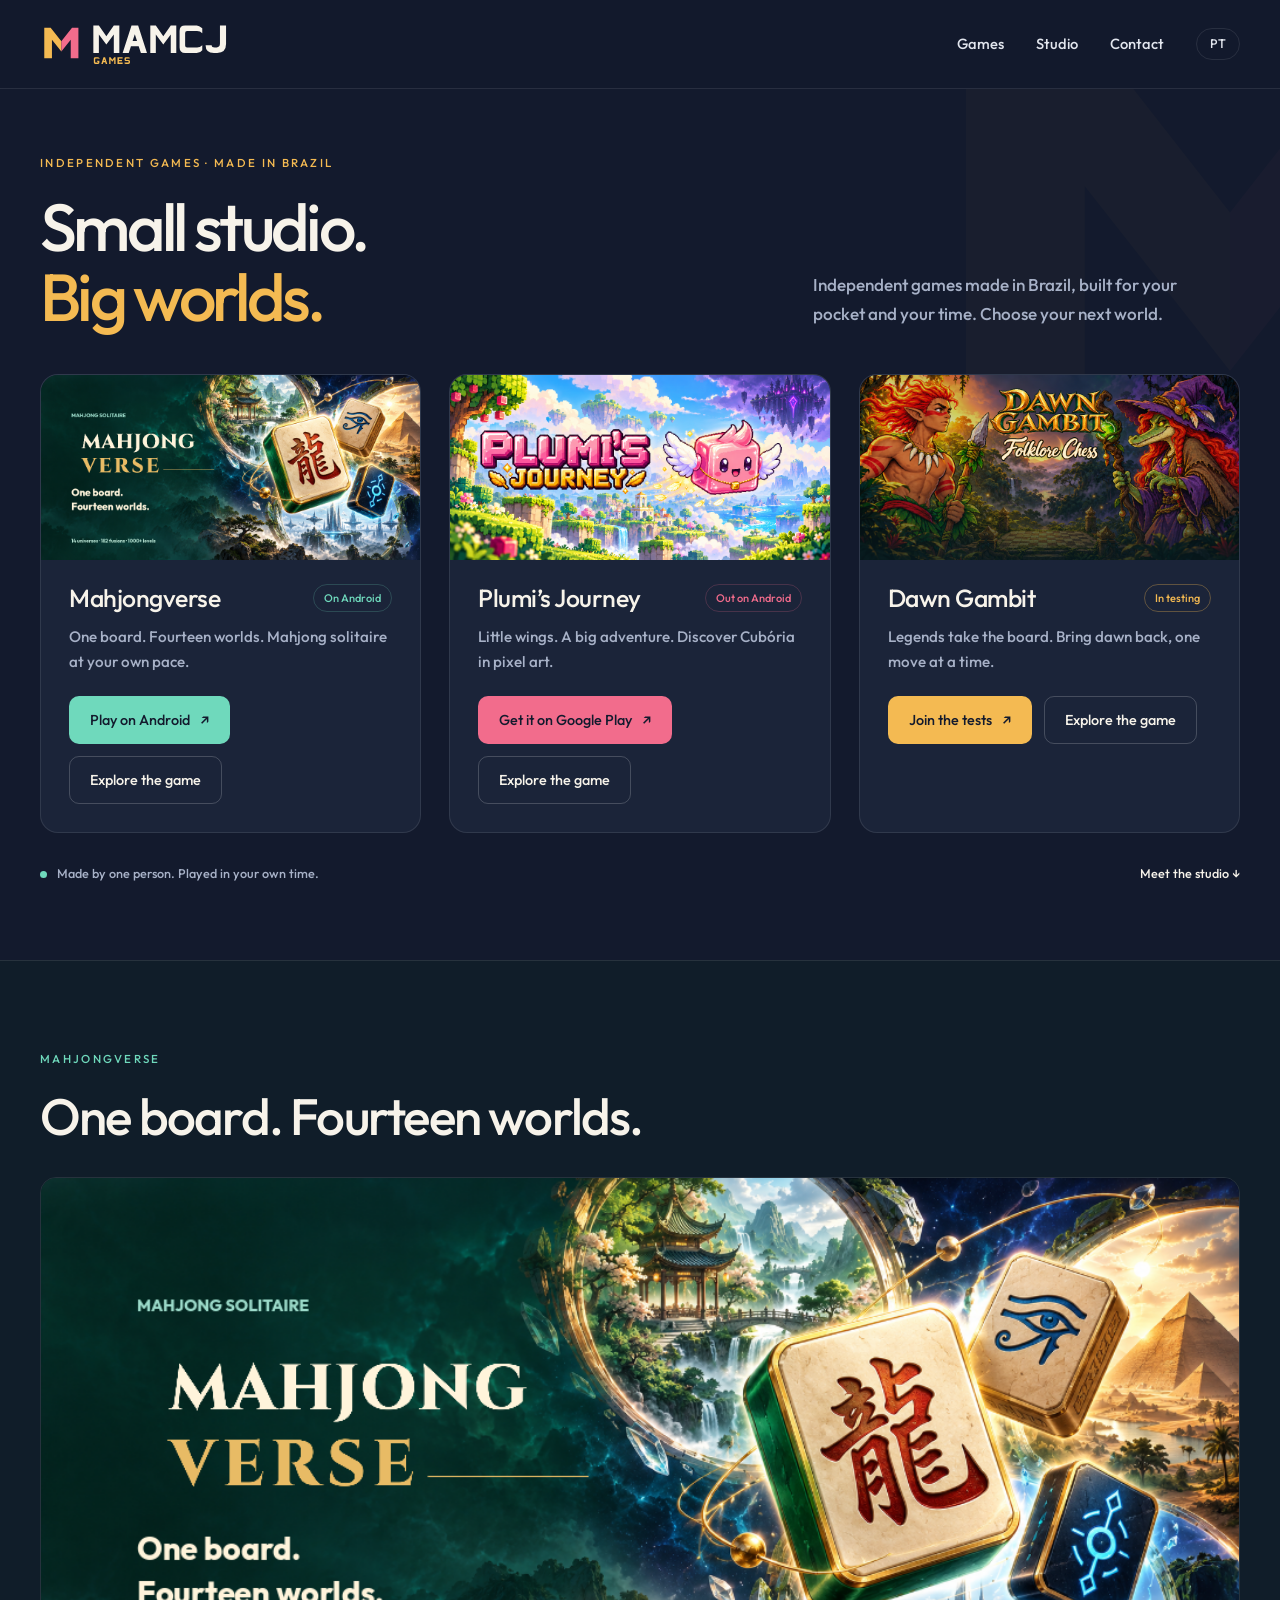
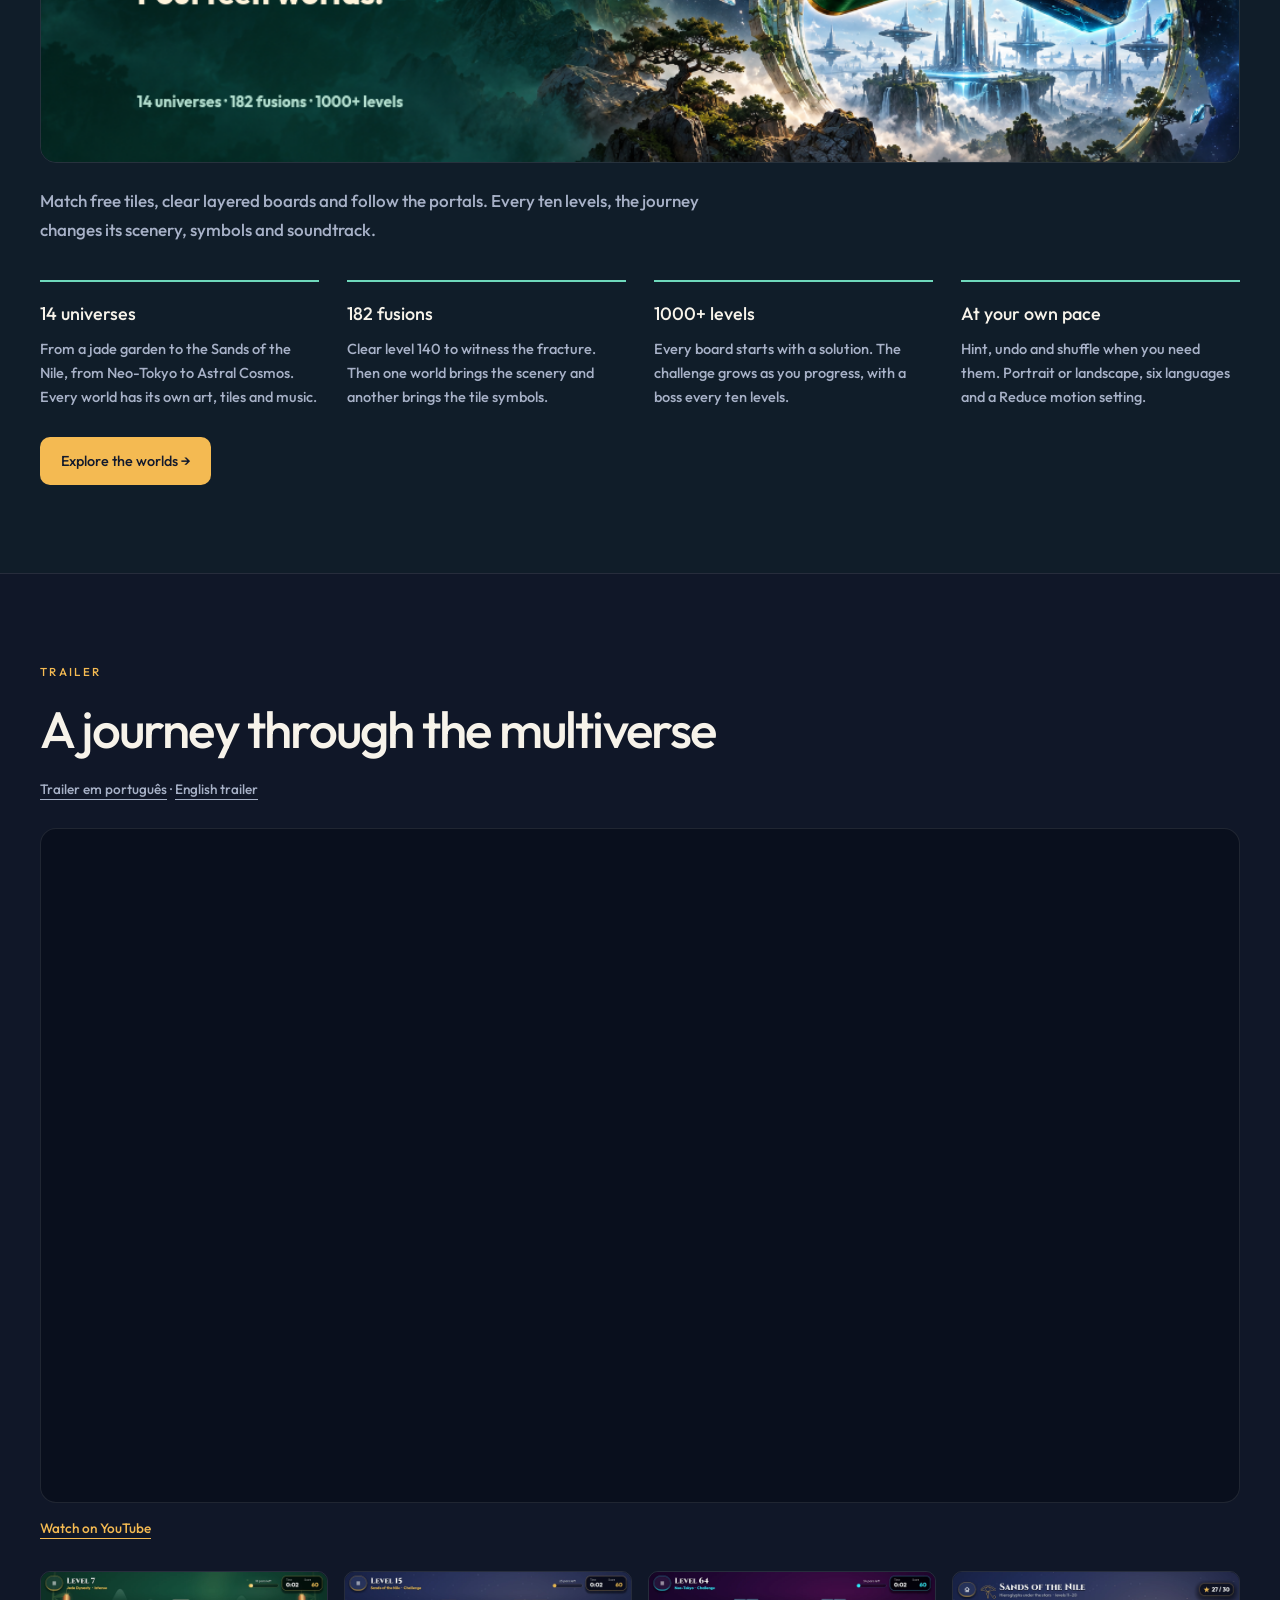
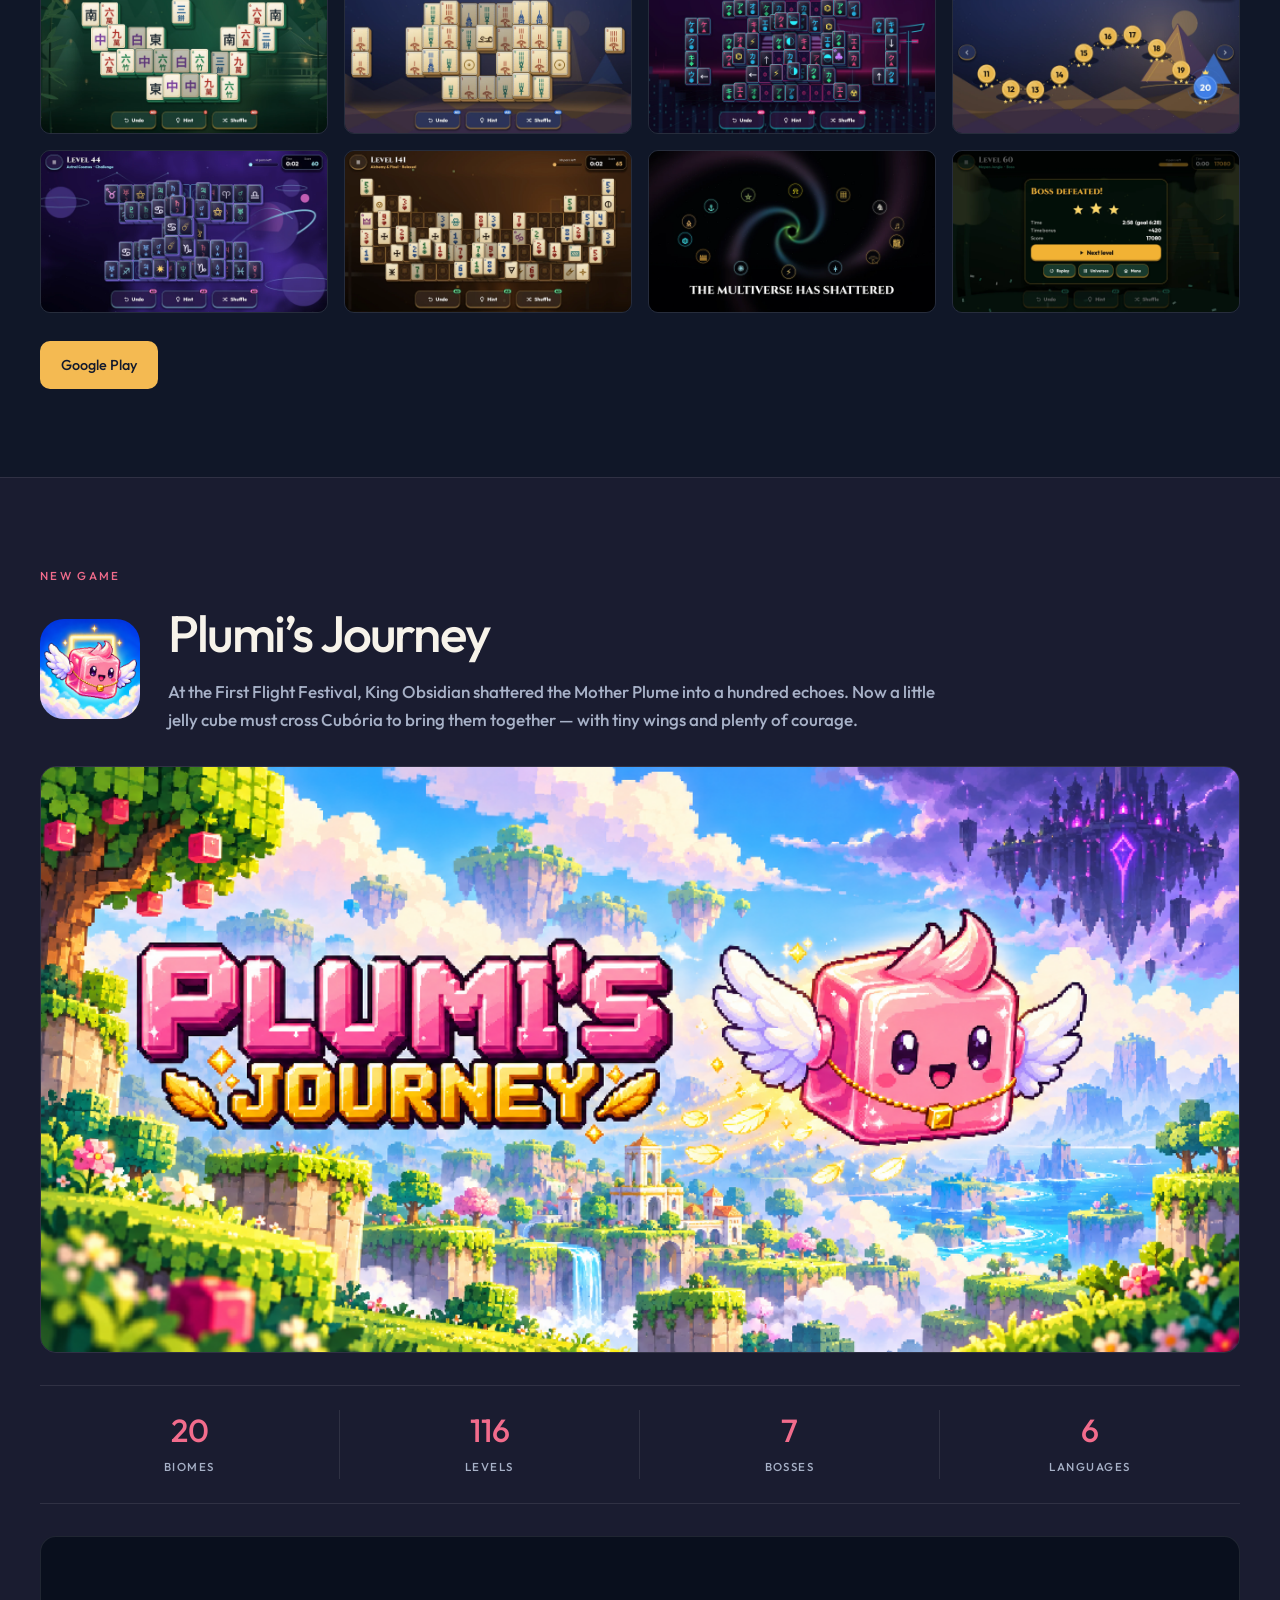
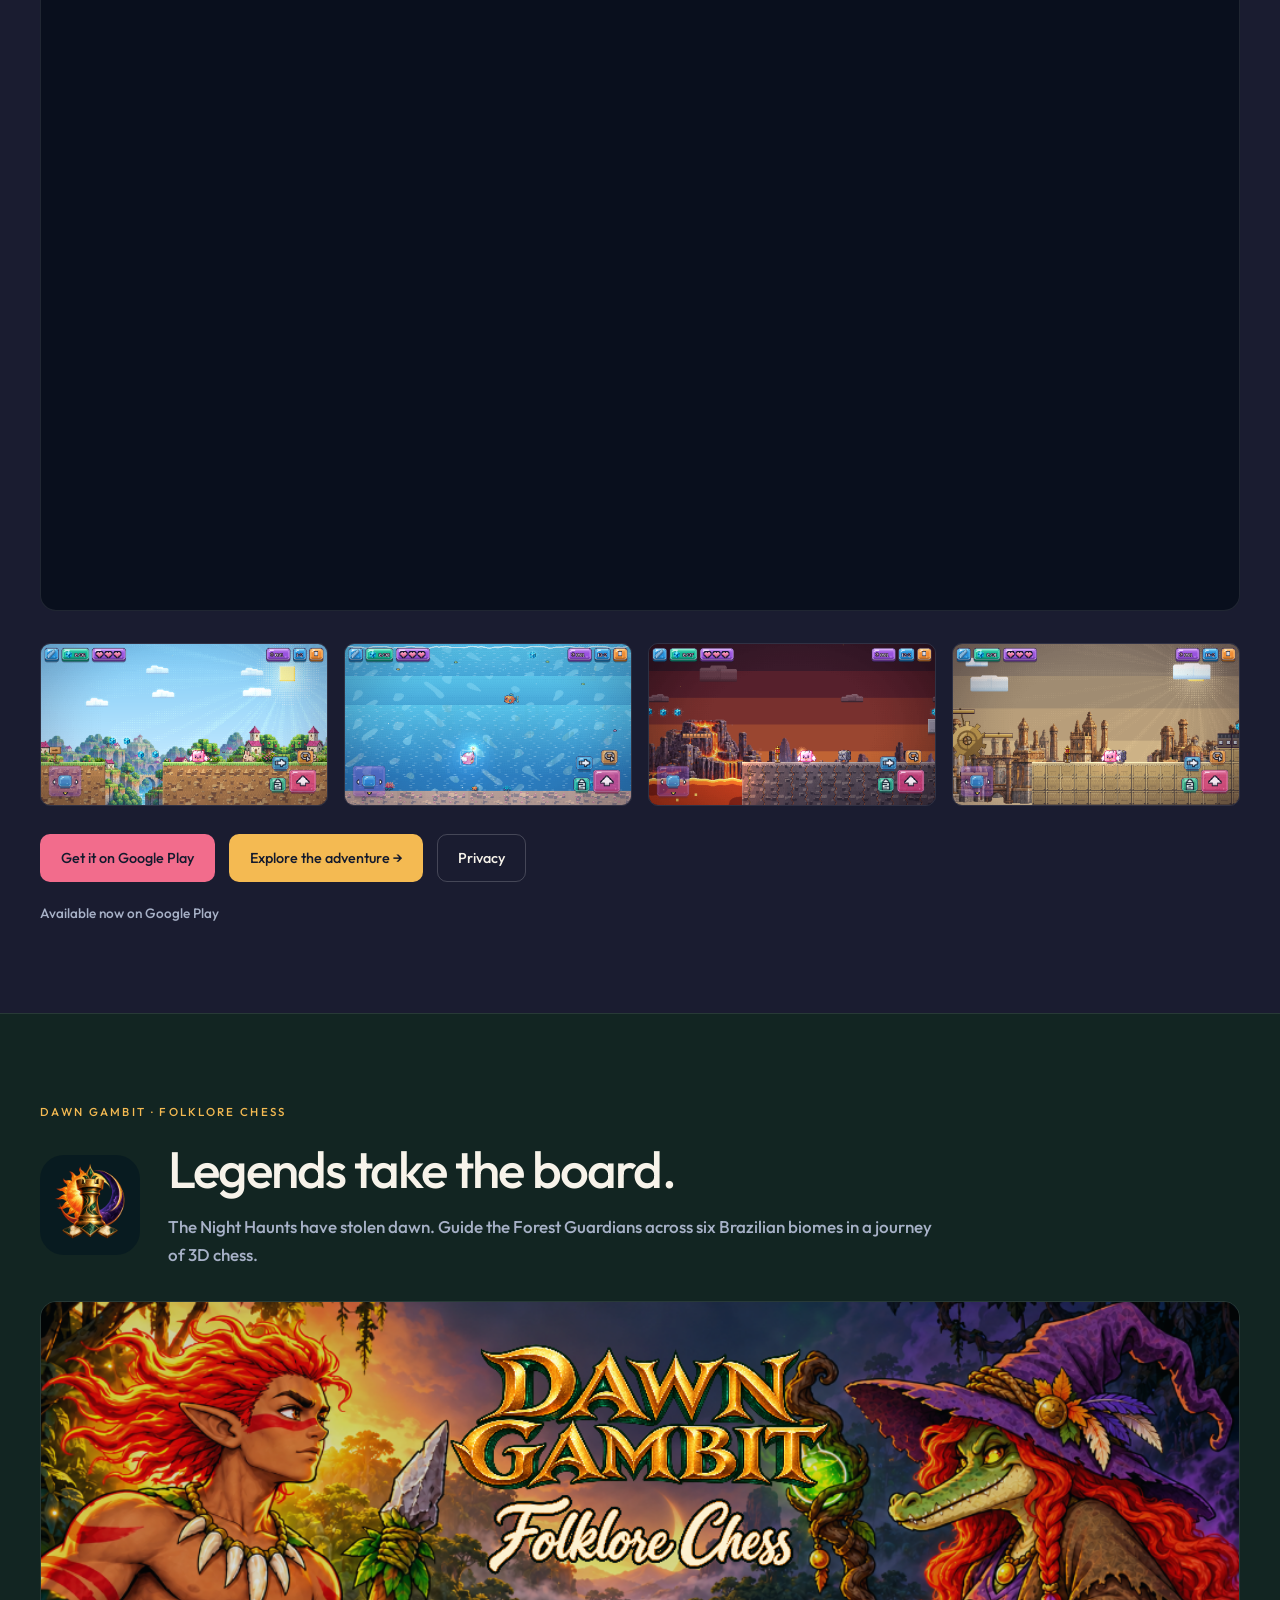
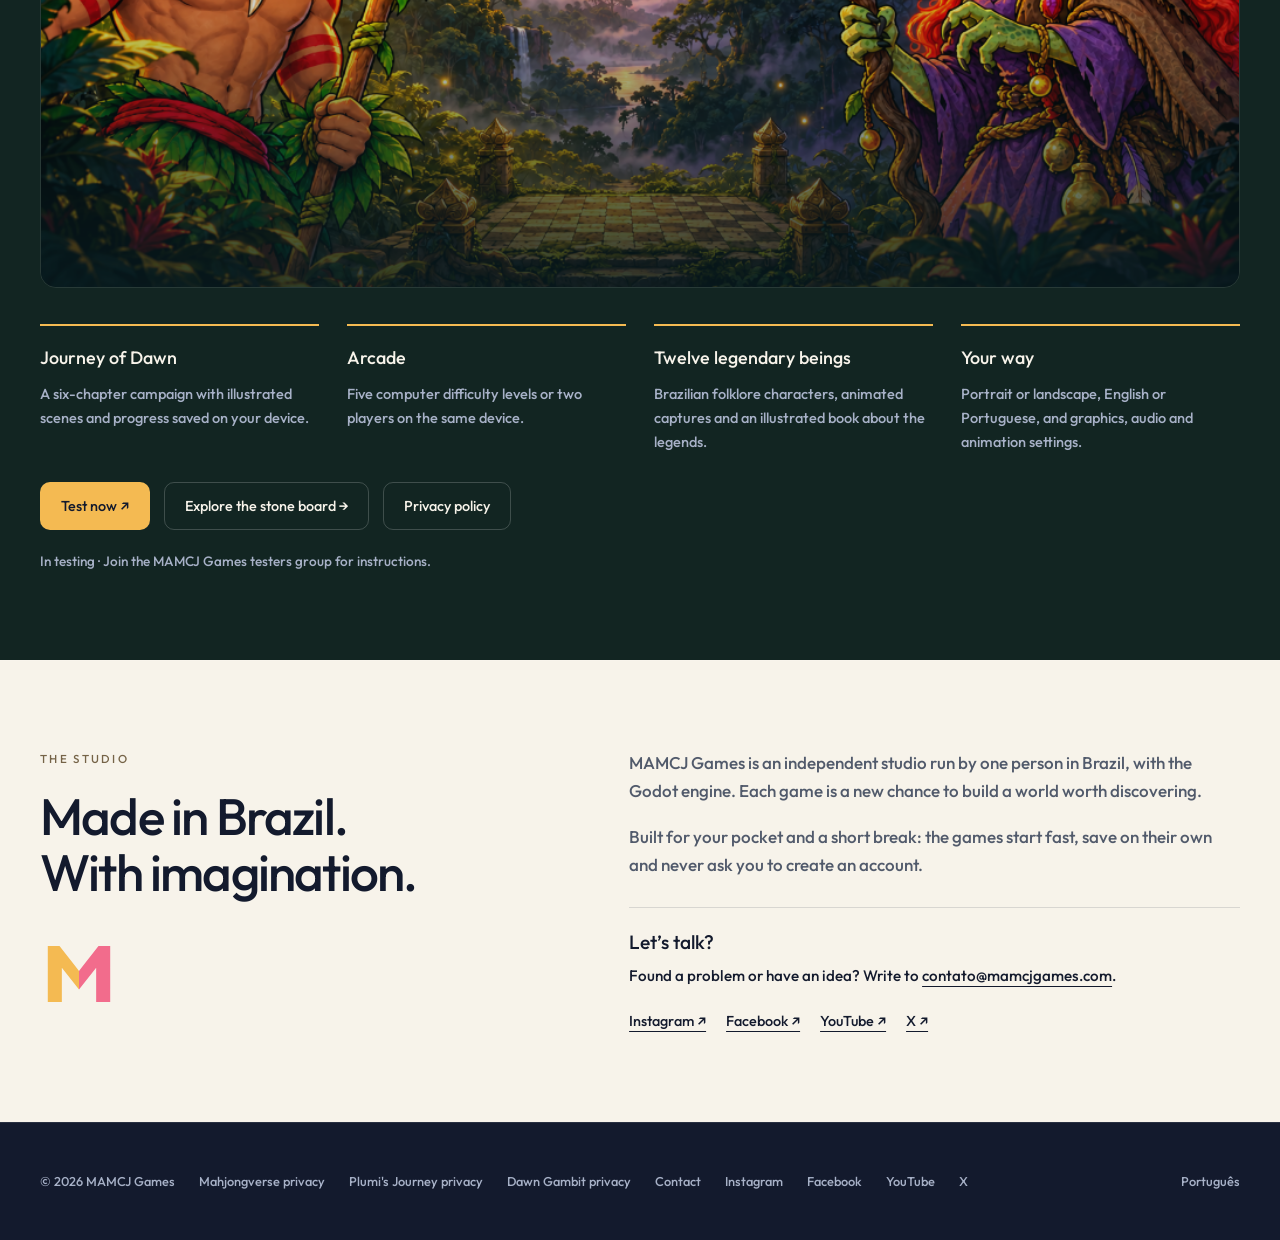
<file: en/index.html>
<!doctype html>
<html lang="en">
<head>
<meta charset="utf-8">
<meta name="viewport" content="width=device-width, initial-scale=1">
<title>MAMCJ Games</title>
<meta name="description" content="Independent games made in Brazil: Mahjongverse, Plumi's Journey and Dawn Gambit: Folklore Chess.">
<link rel="icon" href="/assets/brand/v2/favicon.ico" sizes="any">
<link rel="apple-touch-icon" href="/assets/brand/v2/apple-touch-icon.png">
<link rel="canonical" href="https://mamcjgames.com/en/">
<meta property="og:title" content="MAMCJ Games">
<meta property="og:description" content="Discover Mahjongverse, Plumi's Journey and Dawn Gambit: Folklore Chess, by MAMCJ Games.">
<meta property="og:image" content="https://mamcjgames.com/assets/brand/v2/social-en.png"><meta property="og:image:width" content="1200"><meta property="og:image:height" content="630"><meta property="og:locale" content="en_US">
<meta property="og:url" content="https://mamcjgames.com/en/">
<meta property="og:type" content="website">
<link rel="alternate" hreflang="pt-BR" href="https://mamcjgames.com/"><link rel="alternate" hreflang="en" href="https://mamcjgames.com/en/"><link rel="alternate" hreflang="x-default" href="https://mamcjgames.com/">
<meta name="twitter:card" content="summary_large_image">
<link rel="stylesheet" href="/assets/brand/studio.css?v=20261013">
<link rel="stylesheet" href="/assets/dawngambit/home.css?v=20261015-card-alignment">
</head>
<body>

<a class="skip" href="#main">Skip to content</a>
<header class="site-header"><div class="env barra">
  <a class="marca" href="/en/"><img src="/assets/brand/v2/logo-dark.svg" alt="MAMCJ Games" width="194" height="49"></a>
  <nav aria-label="Main navigation">
    <a href="#jogos">Games</a>
    <a class="esconde" href="#studio">Studio</a>
    <a class="esconde" href="#contato">Contact</a>
    <a class="language" href="/" lang="pt-BR" hreflang="pt-BR" aria-label="Português">PT</a>
  </nav>
</div></header>

<main id="main">
<div class="heroi"><div class="env">
  <div class="hero-intro"><div>
    <p class="olho">Independent games · Made in Brazil</p>
    <h1>Small studio.<br><span>Big worlds.</span></h1>
  </div><p class="sub">Independent games made in Brazil, built for your pocket and your time. Choose your next world.</p></div>
  <div class="game-grid" id="jogos">
    <article class="game-card">
      <a class="game-art" href="/en/mahjongverse/" aria-label="Explore Mahjongverse"><img src="/assets/mahjongverse/en/feature.png" alt="Mahjongverse: mahjong tiles and portals to fourteen worlds." width="1024" height="500" fetchpriority="high"></a>
      <div class="game-copy"><div class="game-title"><h2>Mahjongverse</h2><span class="status">On Android</span></div>
        <p>One board. Fourteen worlds. Mahjong solitaire at your own pace.</p>
        <div class="botoes"><a class="botao mint" href="https://play.google.com/store/apps/details?id=com.mamcjr.mahjongverse">Play on Android <span aria-hidden="true">↗</span></a><a class="botao fantasma" href="/en/mahjongverse/">Explore the game</a></div>
      </div>
    </article>
    <article class="game-card plumi-card">
      <a class="game-art" href="/en/plumis-journey/" aria-label="Explore Plumi’s Journey"><img src="/assets/img/plumis/banner_en.png" alt="Plumi, a pink jelly cube with white wings, flies over Cubória." width="1024" height="500"></a>
      <div class="game-copy"><div class="game-title"><h2>Plumi’s Journey</h2><span class="status">Out on Android</span></div>
        <p>Little wings. A big adventure. Discover Cubória in pixel art.</p>
        <div class="botoes"><a class="botao pink" href="https://play.google.com/store/apps/details?id=com.mamcjr.plumisjourney" target="_blank" rel="noopener">Get it on Google Play <span aria-hidden="true">↗</span></a><a class="botao fantasma" href="/en/plumis-journey/">Explore the game</a></div>
      </div>
    </article>
    <article class="game-card dawn-card">
      <a class="game-art" href="/en/dawngambit/" aria-label="Explore Dawn Gambit: Folklore Chess"><img src="/assets/dawngambit/en/feature.png" alt="Curupira and Cuca face each other at the stone chessboard of Dawn Gambit." width="1024" height="500" loading="lazy"></a>
      <div class="game-copy"><div class="game-title"><h2>Dawn Gambit</h2><span class="status">In testing</span></div>
        <p>Legends take the board. Bring dawn back, one move at a time.</p>
        <div class="botoes"><a class="botao" href="https://groups.google.com/a/mamcjgames.com/g/testers" target="_blank" rel="noopener">Join the tests <span aria-hidden="true">↗</span></a><a class="botao fantasma" href="/en/dawngambit/">Explore the game</a></div>
      </div>
    </article>
  </div>
  <div class="hero-foot"><span>Made by one person. Played in your own time.</span><a href="#studio">Meet the studio <span aria-hidden="true">↓</span></a></div>
</div></div>
<section id="mahjongverse" class="game-section"><div class="env"><p class="olho">Mahjongverse</p><h2>One board. Fourteen worlds.</h2><a href="/en/mahjongverse/"><img class="faixa-jogo" src="/assets/mahjongverse/en/feature.png" alt="Mahjong solitaire across the multiverse" width="1024" height="500" loading="lazy"></a><p class="sub">Match free tiles, clear layered boards and follow the portals. Every ten levels, the journey changes its scenery, symbols and soundtrack.</p><ul class="lista"><li><span></span><h3>14 universes</h3><p>From a jade garden to the Sands of the Nile, from Neo-Tokyo to Astral Cosmos. Every world has its own art, tiles and music.</p></li><li><span></span><h3>182 fusions</h3><p>Clear level 140 to witness the fracture. Then one world brings the scenery and another brings the tile symbols.</p></li><li><span></span><h3>1000+ levels</h3><p>Every board starts with a solution. The challenge grows as you progress, with a boss every ten levels.</p></li><li><span></span><h3>At your own pace</h3><p>Hint, undo and shuffle when you need them. Portrait or landscape, six languages and a Reduce motion setting.</p></li></ul><div class="botoes"><a class="botao" href="/en/mahjongverse/">Explore the worlds →</a></div></div></section>

<section id="trailer"><div class="env"><p class="olho">Trailer</p><h2>A journey through the multiverse</h2><p class="trailer-languages"><a href="/mahjongverse/#trailer">Trailer em português</a> · <a href="/en/mahjongverse/#trailer">English trailer</a></p><div class="video"><iframe src="https://www.youtube-nocookie.com/embed/YIVyTxUkOCA?hl=en&amp;rel=0&amp;playsinline=1" title="Mahjongverse — Trailer — English" width="1280" height="720" loading="lazy" referrerpolicy="strict-origin-when-cross-origin" allow="accelerometer; autoplay; clipboard-write; encrypted-media; gyroscope; picture-in-picture; web-share" allowfullscreen></iframe></div><p><a href="https://youtu.be/YIVyTxUkOCA" target="_blank" rel="noopener noreferrer">Watch on YouTube</a></p><div class="tiras"><img src="/assets/mahjongverse/en/01_jade.webp" alt="A layered mahjong board in the illustrated Jade Dynasty garden." width="1280" height="720" loading="lazy"><img src="/assets/mahjongverse/en/02_nile.webp" alt="Sandstone mahjong tiles with Egyptian symbols beneath a pyramid landscape." width="1280" height="720" loading="lazy"><img src="/assets/mahjongverse/en/03_neon.webp" alt="A mahjong board with neon symbols in the Neo-Tokyo universe." width="1280" height="720" loading="lazy"><img src="/assets/mahjongverse/en/04_map.webp" alt="The universe map with ten island levels and a boss portal." width="1280" height="720" loading="lazy"><img src="/assets/mahjongverse/en/05_cosmos.webp" alt="An Astral Cosmos mahjong board with planets and a violet starfield." width="1280" height="720" loading="lazy"><img src="/assets/mahjongverse/en/06_fusion.webp" alt="The first world fusion combines Alchemy Lab scenery and 8-Bit World tiles." width="1280" height="720" loading="lazy"><img src="/assets/mahjongverse/en/07_fracture.webp" alt="Fourteen universe emblems orbit a cosmic rift during the fracture cinematic." width="1280" height="720" loading="lazy"><img src="/assets/mahjongverse/en/08_boss.webp" alt="The victory screen after clearing a boss, showing stars and the next universe." width="1280" height="720" loading="lazy"></div><div class="botoes"><a class="botao" href="https://play.google.com/store/apps/details?id=com.mamcjr.mahjongverse">Google Play</a></div></div></section>

<section id="plumis-journey" class="plumi">
  <div class="env">
    <p class="olho">New game</p>
    <div class="cabeca-jogo"><img class="icone-jogo" src="/assets/img/plumis/icone.png?v=e034f26c8d8f" alt="" width="512" height="512" loading="lazy"><div><h2>Plumi’s Journey</h2><p class="sub">At the First Flight Festival, King Obsidian shattered the Mother Plume into a hundred echoes. Now a little jelly cube must cross Cubória to bring them together — with tiny wings and plenty of courage.</p></div></div>
    <a href="/en/plumis-journey/" aria-label="Explore the adventure"><img class="faixa-jogo" src="/assets/img/plumis/banner_en.png?v=ac29e20f935e" alt="Plumi’s Journey: Plumi, a pink jelly cube with white wings, flies over Cubória’s village and islands." width="1024" height="500" loading="lazy"></a>
    <div class="pj-stats"><div class="stat"><strong>20</strong><span>biomes</span></div><div class="stat"><strong>116</strong><span>levels</span></div><div class="stat"><strong>7</strong><span>bosses</span></div><div class="stat"><strong>6</strong><span>languages</span></div></div>
    <div class="video"><iframe src="https://www.youtube-nocookie.com/embed/pzGdVgLM3rg?hl=en&amp;rel=0&amp;playsinline=1" title="Plumi’s Journey — English trailer" width="1280" height="720" loading="lazy" allow="accelerometer; autoplay; clipboard-write; encrypted-media; gyroscope; picture-in-picture; web-share" referrerpolicy="strict-origin-when-cross-origin" allowfullscreen></iframe></div>
    <div class="tiras"><img src="/assets/img/plumis/en_1_colinas.png?v=13df5e58167e" alt="Plumi among the houses and trees of the Village Hills." width="1920" height="1080" loading="lazy"><img src="/assets/img/plumis/en_3_recife.png?v=13916e965aa4" alt="Plumi dives among corals and sea life in the Sunken Reef." width="1920" height="1080" loading="lazy"><img src="/assets/img/plumis/en_2_vulcao.png?v=f38bc04f98aa" alt="Plumi beside the rivers of lava in Magma Volcano." width="1920" height="1080" loading="lazy"><img src="/assets/img/plumis/en_4_engrenagens.png?v=036c39ed6084" alt="Plumi explores the machines of Gear City." width="1920" height="1080" loading="lazy"></div>
    <div class="botoes"><a class="botao pj-teste" href="https://play.google.com/store/apps/details?id=com.mamcjr.plumisjourney" target="_blank" rel="noopener" aria-label="Download Plumi’s Journey on Google Play">Get it on Google Play</a><a class="botao pj-link" href="/en/plumis-journey/">Explore the adventure →</a><a class="botao fantasma" href="/plumis-journey/privacy/">Privacy</a></div>
    <p class="pj-soon">Available now on Google Play</p>
  </div>
</section>

<section id="dawngambit" class="dawn-section"><div class="env">
  <p class="olho">Dawn Gambit · Folklore Chess</p>
  <div class="cabeca-jogo"><img class="icone-jogo" src="/assets/dawngambit/icon.png" alt="" width="512" height="512" loading="lazy"><div><h2>Legends take the board.</h2><p class="sub">The Night Haunts have stolen dawn. Guide the Forest Guardians across six Brazilian biomes in a journey of 3D chess.</p></div></div>
  <a href="/en/dawngambit/"><img class="faixa-jogo" src="/assets/dawngambit/en/feature.png" alt="Dawn Gambit: Folklore Chess, with Curupira and Cuca on opposing sides." width="1024" height="500" loading="lazy"></a>
  <ul class="lista"><li><h3>Journey of Dawn</h3><p>A six-chapter campaign with illustrated scenes and progress saved on your device.</p></li><li><h3>Arcade</h3><p>Five computer difficulty levels or two players on the same device.</p></li><li><h3>Twelve legendary beings</h3><p>Brazilian folklore characters, animated captures and an illustrated book about the legends.</p></li><li><h3>Your way</h3><p>Portrait or landscape, English or Portuguese, and graphics, audio and animation settings.</p></li></ul>
  <div class="botoes"><a class="botao" href="https://groups.google.com/a/mamcjgames.com/g/testers" target="_blank" rel="noopener">Test now ↗</a><a class="botao fantasma" href="/en/dawngambit/">Explore the stone board →</a><a class="botao fantasma" href="/en/dawngambit/privacy/">Privacy policy</a></div>
  <p class="pj-soon">In testing · Join the MAMCJ Games testers group for instructions.</p>
</div></section>

<section id="studio" class="studio-section"><div class="env studio-grid">
  <div><p class="olho">The studio</p><h2>Made in Brazil.<br>With imagination.</h2><img class="studio-mark" src="/assets/brand/v2/symbol.svg" alt="" width="78" height="78" loading="lazy"></div>
  <div><p class="sub">MAMCJ Games is an independent studio run by one person in Brazil, with the Godot engine. Each game is a new chance to build a world worth discovering.</p>
    <p class="sub">Built for your pocket and a short break: the games start fast, save on their own and never ask you to create an account.</p>
    <div class="contact-block" id="contato"><h3 style="color:inherit">Let’s talk?</h3><p>Found a problem or have an idea? Write to <a href="mailto:contato@mamcjgames.com">contato@mamcjgames.com</a>.</p>
    <div class="social-links"><a href="https://www.instagram.com/mamcjgames/" target="_blank" rel="noopener">Instagram ↗</a><a href="https://www.facebook.com/profile.php?id=61595266771892" target="_blank" rel="noopener">Facebook ↗</a><a href="https://www.youtube.com/@mamcj_games" target="_blank" rel="noopener">YouTube ↗</a><a href="https://x.com/MAMCJGames" target="_blank" rel="noopener">X ↗</a></div></div>
  </div>
</div></section>

</main>
<footer>
  <div class="env">
    <span>© <span id="ano">2026</span> MAMCJ Games</span>
    <a href="/mahjongverse-site/privacy/">Mahjongverse privacy</a>
    <a href="/plumis-journey/privacy/">Plumi's Journey privacy</a>
    <a href="/en/dawngambit/privacy/">Dawn Gambit privacy</a>
    <a href="mailto:contato@mamcjgames.com">Contact</a>
    <a href="https://www.instagram.com/mamcjgames/" target="_blank" rel="noopener">Instagram</a><a href="https://www.facebook.com/profile.php?id=61595266771892" target="_blank" rel="noopener">Facebook</a>
    <a href="https://www.youtube.com/@mamcj_games" target="_blank" rel="noopener">YouTube</a><a href="https://x.com/MAMCJGames" target="_blank" rel="noopener">X</a>
    <span class="dir"><a href="/">Português</a></span>
  </div>
</footer>

<script>document.getElementById("ano").textContent = new Date().getFullYear();</script>
</body>
</html>
</file>
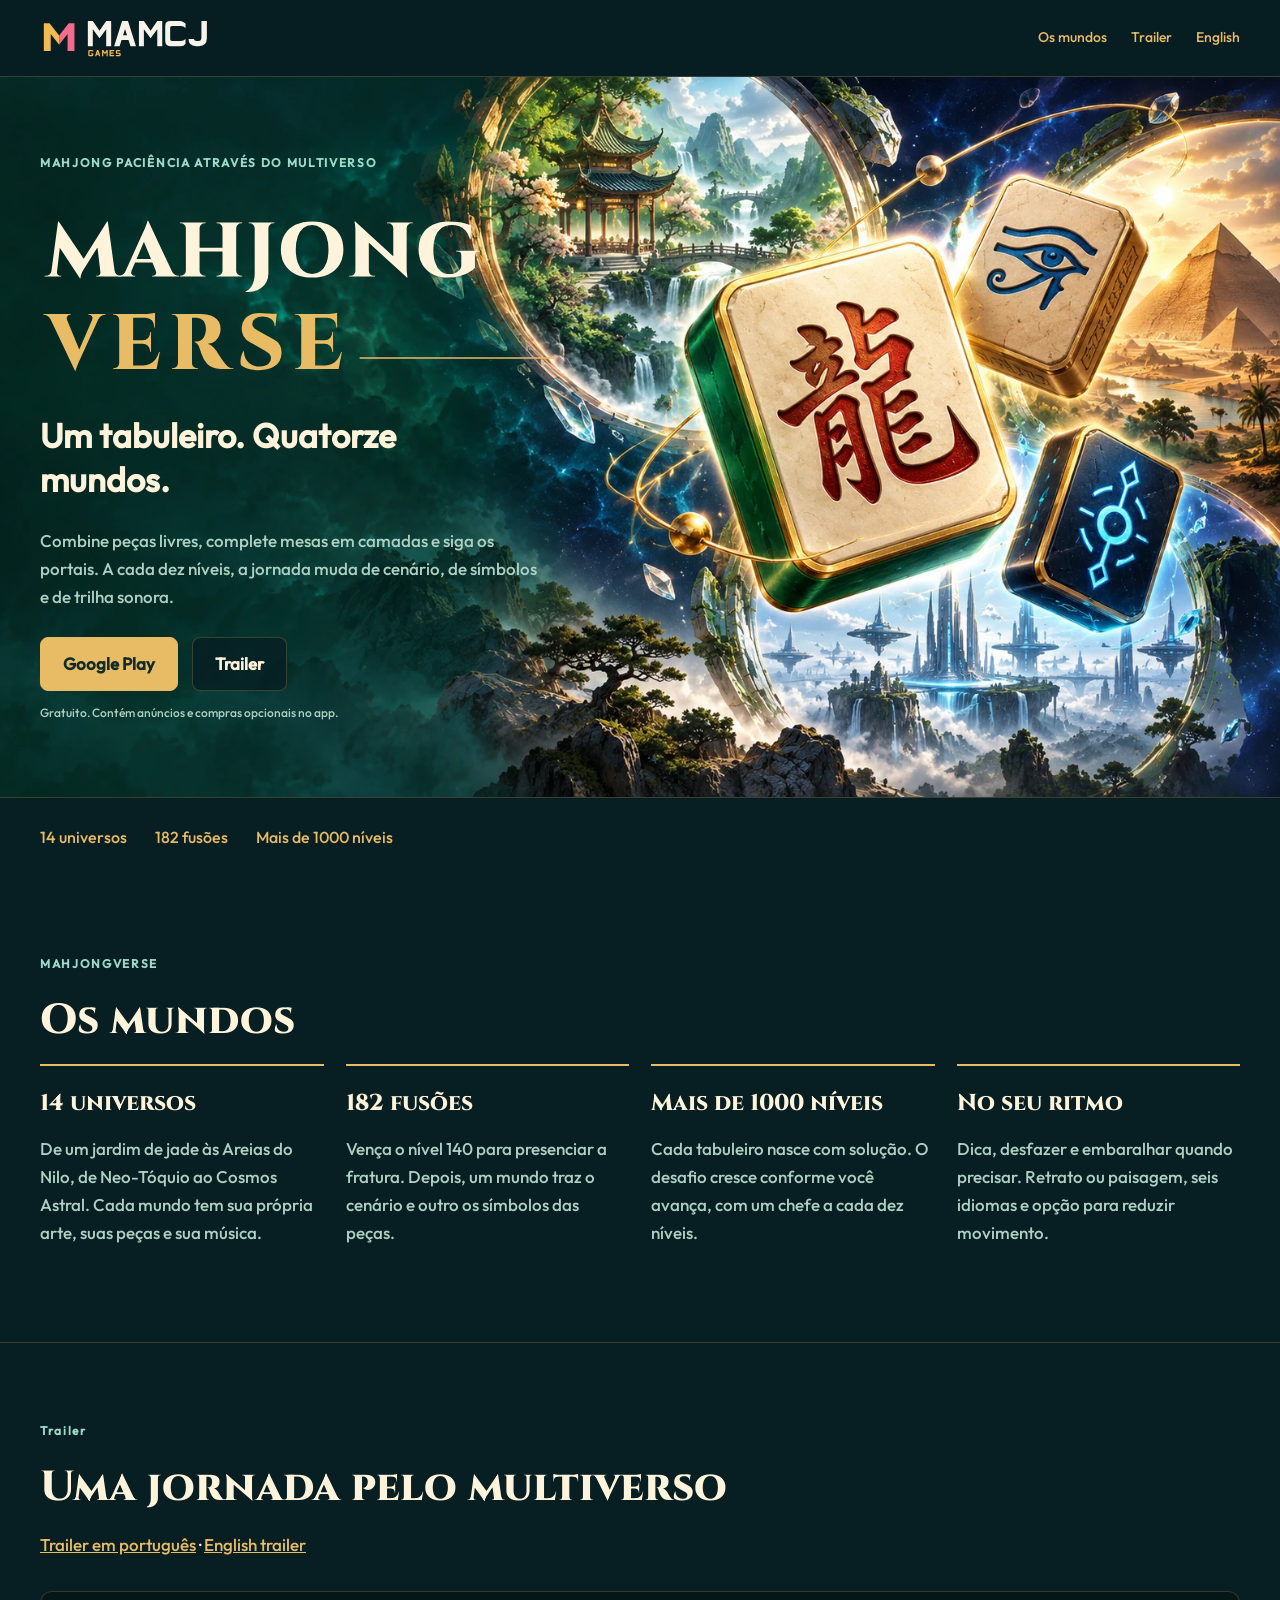
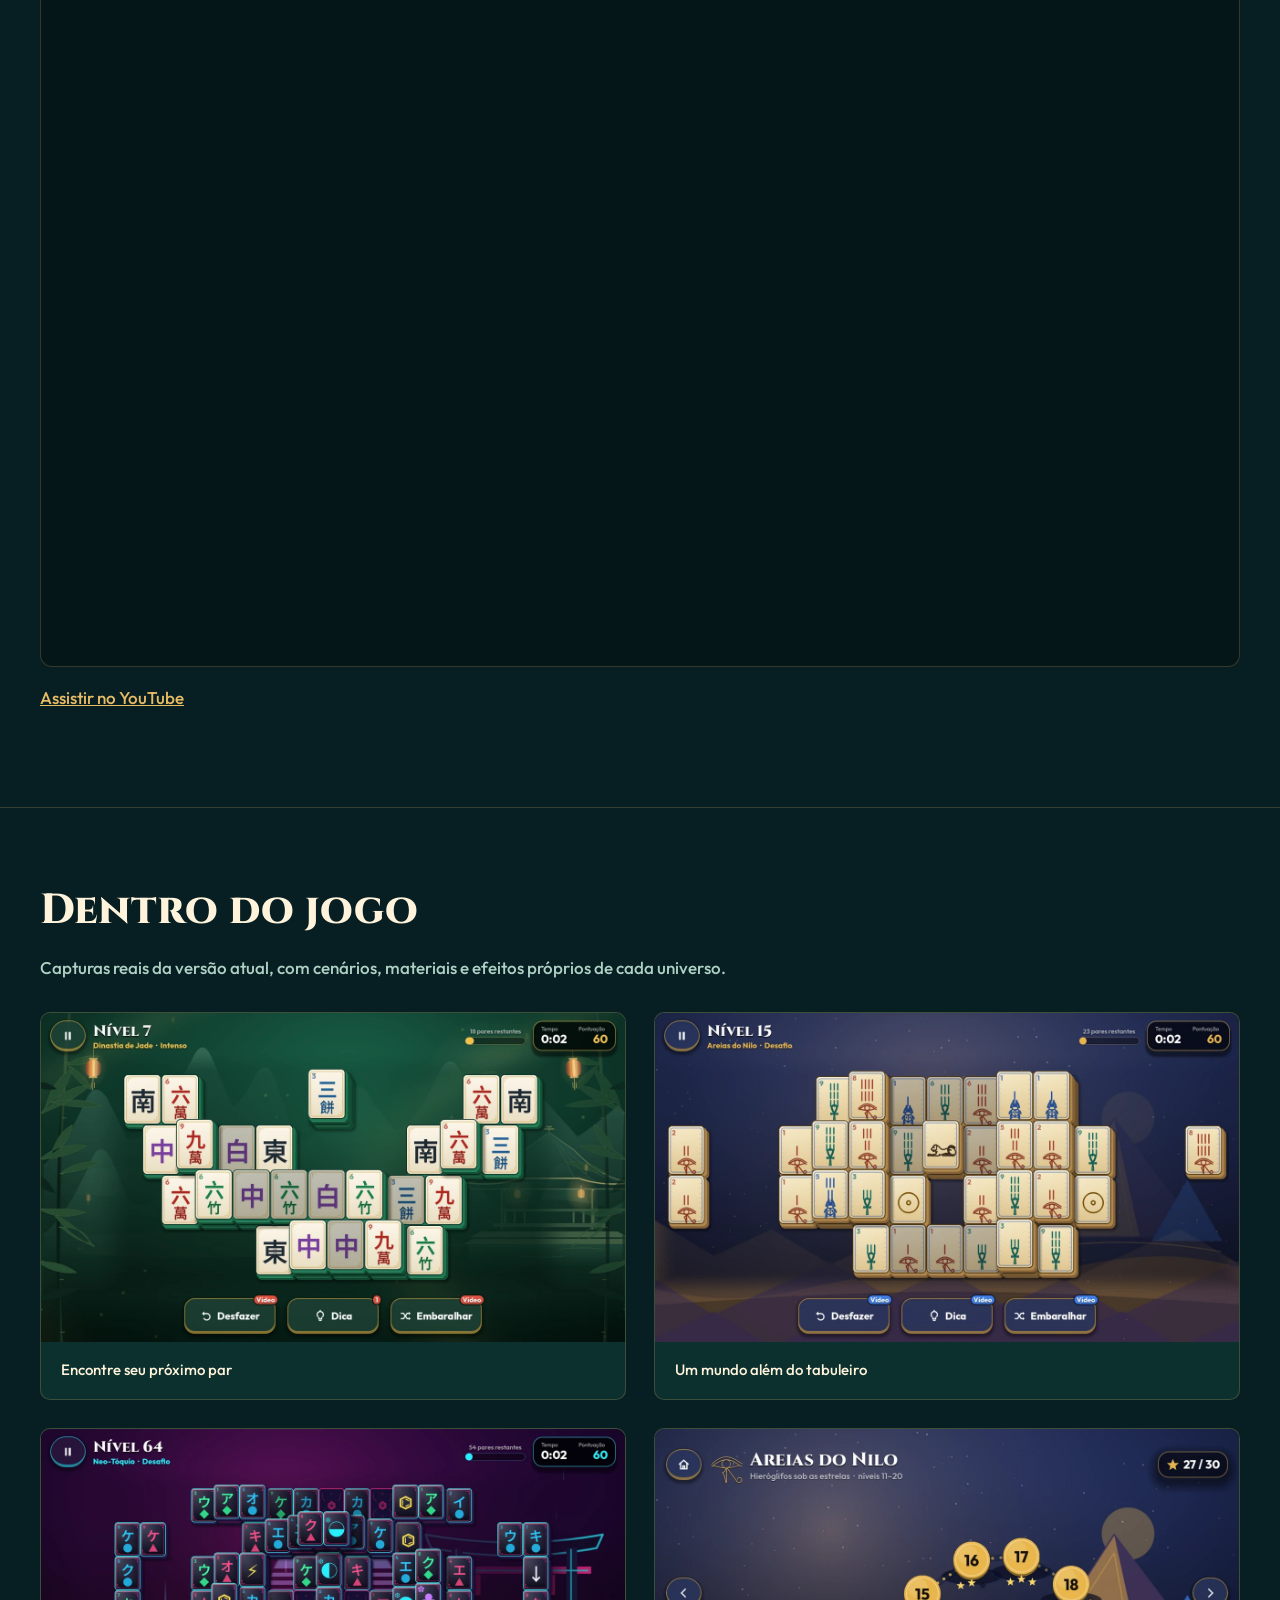
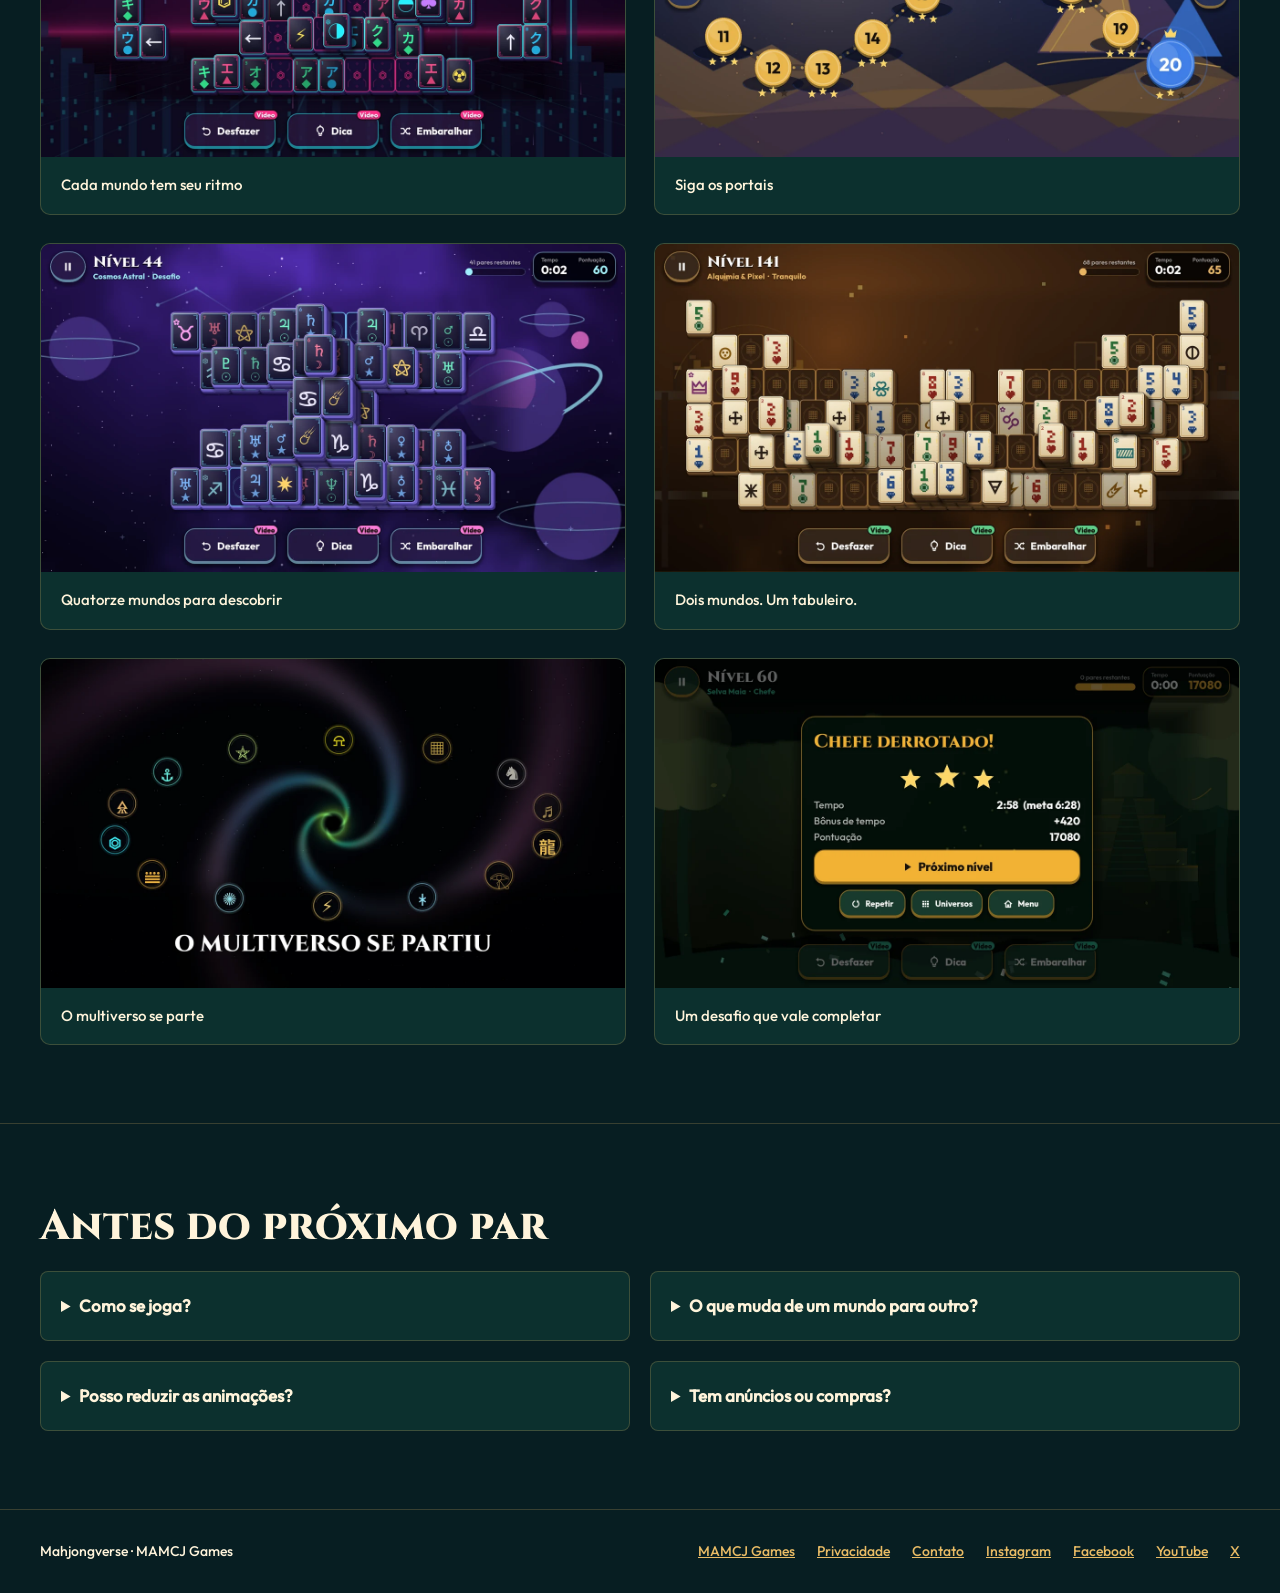
<file: mahjongverse/index.html>
<!doctype html>
<html lang="pt-BR"><head><meta charset="utf-8"><meta name="viewport" content="width=device-width,initial-scale=1">
<title>Mahjongverse — Um tabuleiro. Quatorze mundos.</title><meta name="description" content="Mahjong paciência em 14 universos ilustrados, com mais de 1000 níveis, portais cinematográficos e 182 fusões de mundos.">
<link rel="canonical" href="https://mamcjgames.com/mahjongverse/"><link rel="alternate" hreflang="pt-BR" href="https://mamcjgames.com/mahjongverse/"><link rel="alternate" hreflang="en" href="https://mamcjgames.com/en/mahjongverse/">
<link rel="icon" href="/assets/mahjongverse/icon.png"><link rel="stylesheet" href="/assets/mahjongverse/site.css">
<meta property="og:type" content="website"><meta property="og:title" content="Mahjongverse"><meta property="og:description" content="Mahjong paciência em 14 universos ilustrados, com mais de 1000 níveis, portais cinematográficos e 182 fusões de mundos."><meta property="og:url" content="https://mamcjgames.com/mahjongverse/"><meta property="og:image" content="https://mamcjgames.com/assets/mahjongverse/pt_BR/social.png"><meta property="og:image:width" content="1200"><meta property="og:image:height" content="630"><meta name="twitter:card" content="summary_large_image">
<script type="application/ld+json">{"@context": "https://schema.org", "@type": "VideoGame", "name": "Mahjongverse", "url": "https://mamcjgames.com/mahjongverse/", "description": "Mahjong paciência em 14 universos ilustrados, com mais de 1000 níveis, portais cinematográficos e 182 fusões de mundos.", "genre": "Mahjong solitaire", "gamePlatform": "Android", "inLanguage": ["en", "pt-BR", "es", "fr", "de", "it"], "author": {"@type": "Organization", "name": "MAMCJ Games"}}</script><script src="/assets/mahjongverse/site.js" defer></script><link rel="stylesheet" href="/assets/brand/shared.css?v=20261011">
</head>
<body><a class="skip" href="#main">Os mundos</a><header><div class="wrap nav"><a class="studio studio-v2" href="/"><img src="/assets/brand/v2/logo-dark.svg" alt="MAMCJ Games" width="194" height="49"></a><nav aria-label="Navigation"><a class="hide-mobile" href="#worlds">Os mundos</a><a href="#trailer">Trailer</a><a href="/en/mahjongverse/" lang="en">English</a></nav></div></header>
<main id="main"><div class="hero"><div class="hero-media"><img src="/assets/mahjongverse/key-art.webp" alt="" width="1774" height="887" fetchpriority="high"></div><div class="wrap"><div class="hero-content"><p class="eyebrow">MAHJONG PACIÊNCIA ATRAVÉS DO MULTIVERSO</p><h1><img src="/assets/mahjongverse/wordmark.svg" alt="Mahjongverse" width="720" height="260"></h1><p class="lead">Um tabuleiro. Quatorze mundos.</p><p class="body-copy">Combine peças livres, complete mesas em camadas e siga os portais. A cada dez níveis, a jornada muda de cenário, de símbolos e de trilha sonora.</p><div class="actions"><a class="button" href="https://play.google.com/store/apps/details?id=com.mamcjr.mahjongverse">Google Play</a><a class="button secondary" href="#trailer">Trailer</a></div><p class="note">Gratuito. Contém anúncios e compras opcionais no app.</p></div></div></div>
<div class="wrap stats"><span>14 universos</span><span>182 fusões</span><span>Mais de 1000 níveis</span></div>
<section id="worlds"><div class="wrap"><p class="eyebrow">MAHJONGVERSE</p><h2>Os mundos</h2><div class="cards"><article><h3>14 universos</h3><p>De um jardim de jade às Areias do Nilo, de Neo-Tóquio ao Cosmos Astral. Cada mundo tem sua própria arte, suas peças e sua música.</p></article><article><h3>182 fusões</h3><p>Vença o nível 140 para presenciar a fratura. Depois, um mundo traz o cenário e outro os símbolos das peças.</p></article><article><h3>Mais de 1000 níveis</h3><p>Cada tabuleiro nasce com solução. O desafio cresce conforme você avança, com um chefe a cada dez níveis.</p></article><article><h3>No seu ritmo</h3><p>Dica, desfazer e embaralhar quando precisar. Retrato ou paisagem, seis idiomas e opção para reduzir movimento.</p></article></div></div></section>
<section id="trailer"><div class="wrap"><p class="eyebrow">Trailer</p><h2>Uma jornada pelo multiverso</h2><p class="trailer-languages"><a href="/mahjongverse/#trailer">Trailer em português</a> · <a href="/en/mahjongverse/#trailer">English trailer</a></p><div class="video"><iframe src="https://www.youtube-nocookie.com/embed/XOr50JjJnLU?hl=pt-BR&amp;rel=0&amp;playsinline=1" title="Mahjongverse — Trailer — Português" width="1280" height="720" loading="lazy" referrerpolicy="strict-origin-when-cross-origin" allow="accelerometer; autoplay; clipboard-write; encrypted-media; gyroscope; picture-in-picture; web-share" allowfullscreen></iframe></div><p><a href="https://youtu.be/XOr50JjJnLU" target="_blank" rel="noopener noreferrer">Assistir no YouTube</a></p></div></section>
<section id="screens"><div class="wrap"><h2>Dentro do jogo</h2><p class="section-lead">Capturas reais da versão atual, com cenários, materiais e efeitos próprios de cada universo.</p><div class="gallery"><button class="shot" data-shot data-title="Encontre seu próximo par"><img src="/assets/mahjongverse/pt_BR/01_jade.webp" alt="Tabuleiro de mahjong em camadas no jardim ilustrado da Dinastia de Jade." width="1280" height="720" loading="lazy"><span>Encontre seu próximo par</span></button><button class="shot" data-shot data-title="Um mundo além do tabuleiro"><img src="/assets/mahjongverse/pt_BR/02_nile.webp" alt="Peças de mahjong com símbolos egípcios diante de uma paisagem de pirâmides." width="1280" height="720" loading="lazy"><span>Um mundo além do tabuleiro</span></button><button class="shot" data-shot data-title="Cada mundo tem seu ritmo"><img src="/assets/mahjongverse/pt_BR/03_neon.webp" alt="Tabuleiro com símbolos neon no universo Neo-Tóquio." width="1280" height="720" loading="lazy"><span>Cada mundo tem seu ritmo</span></button><button class="shot" data-shot data-title="Siga os portais"><img src="/assets/mahjongverse/pt_BR/04_map.webp" alt="Mapa do universo com dez níveis em ilhas e um portal de chefe." width="1280" height="720" loading="lazy"><span>Siga os portais</span></button><button class="shot" data-shot data-title="Quatorze mundos para descobrir"><img src="/assets/mahjongverse/pt_BR/05_cosmos.webp" alt="Tabuleiro do Cosmos Astral com planetas e um céu violeta estrelado." width="1280" height="720" loading="lazy"><span>Quatorze mundos para descobrir</span></button><button class="shot" data-shot data-title="Dois mundos. Um tabuleiro."><img src="/assets/mahjongverse/pt_BR/06_fusion.webp" alt="Primeira fusão: cenário do Laboratório Alquímico com peças do Mundo 8-Bit." width="1280" height="720" loading="lazy"><span>Dois mundos. Um tabuleiro.</span></button><button class="shot" data-shot data-title="O multiverso se parte"><img src="/assets/mahjongverse/pt_BR/07_fracture.webp" alt="Emblemas dos quatorze universos orbitam uma fenda cósmica na cinemática da fratura." width="1280" height="720" loading="lazy"><span>O multiverso se parte</span></button><button class="shot" data-shot data-title="Um desafio que vale completar"><img src="/assets/mahjongverse/pt_BR/08_boss.webp" alt="Tela de vitória de um chefe com estrelas e prévia do próximo universo." width="1280" height="720" loading="lazy"><span>Um desafio que vale completar</span></button></div></div></section>
<section><div class="wrap"><h2>Antes do próximo par</h2><div class="faq"><details><summary>Como se joga?</summary><p>Combine duas peças iguais e livres: cada peça precisa ter o topo descoberto e pelo menos um dos lados livres. Complete os pares para limpar a mesa.</p></details><details><summary>O que muda de um mundo para outro?</summary><p>Cenários ilustrados, símbolos, materiais das peças, partículas e trilha sonora. Depois do nível 140, os universos começam a se fundir.</p></details><details><summary>Posso reduzir as animações?</summary><p>Sim. Em Configurações, ative Reduzir movimento. A preferência fica salva e as transições preservam as mensagens da história.</p></details><details><summary>Tem anúncios ou compras?</summary><p>O jogo é gratuito, com anúncios e compras opcionais no app. Serviços de anúncios, compras e Google Play Games dependem de conexão.</p></details></div></div></section></main>
<footer><div class="wrap foot"><span>Mahjongverse · MAMCJ Games</span><nav><a href="/">MAMCJ Games</a><a href="/mahjongverse-site/privacy/#pt">Privacidade</a><a href="mailto:contato@mamcjgames.com">Contato</a><a href="https://www.instagram.com/mamcjgames/" target="_blank" rel="noopener">Instagram</a><a href="https://www.facebook.com/profile.php?id=61595266771892" target="_blank" rel="noopener">Facebook</a><a href="https://www.youtube.com/@mamcj_games" target="_blank" rel="noopener">YouTube</a><a href="https://x.com/MAMCJGames" target="_blank" rel="noopener">X</a></nav></div></footer>
<dialog class="lightbox" id="lightbox" aria-labelledby="shot-title"><div class="lightbox-bar"><span id="shot-title"></span><div><button data-prev aria-label="Captura anterior">←</button><button data-next aria-label="Próxima captura">→</button><button data-close>Fechar captura</button></div></div><img alt=""></dialog></body></html>
</file>
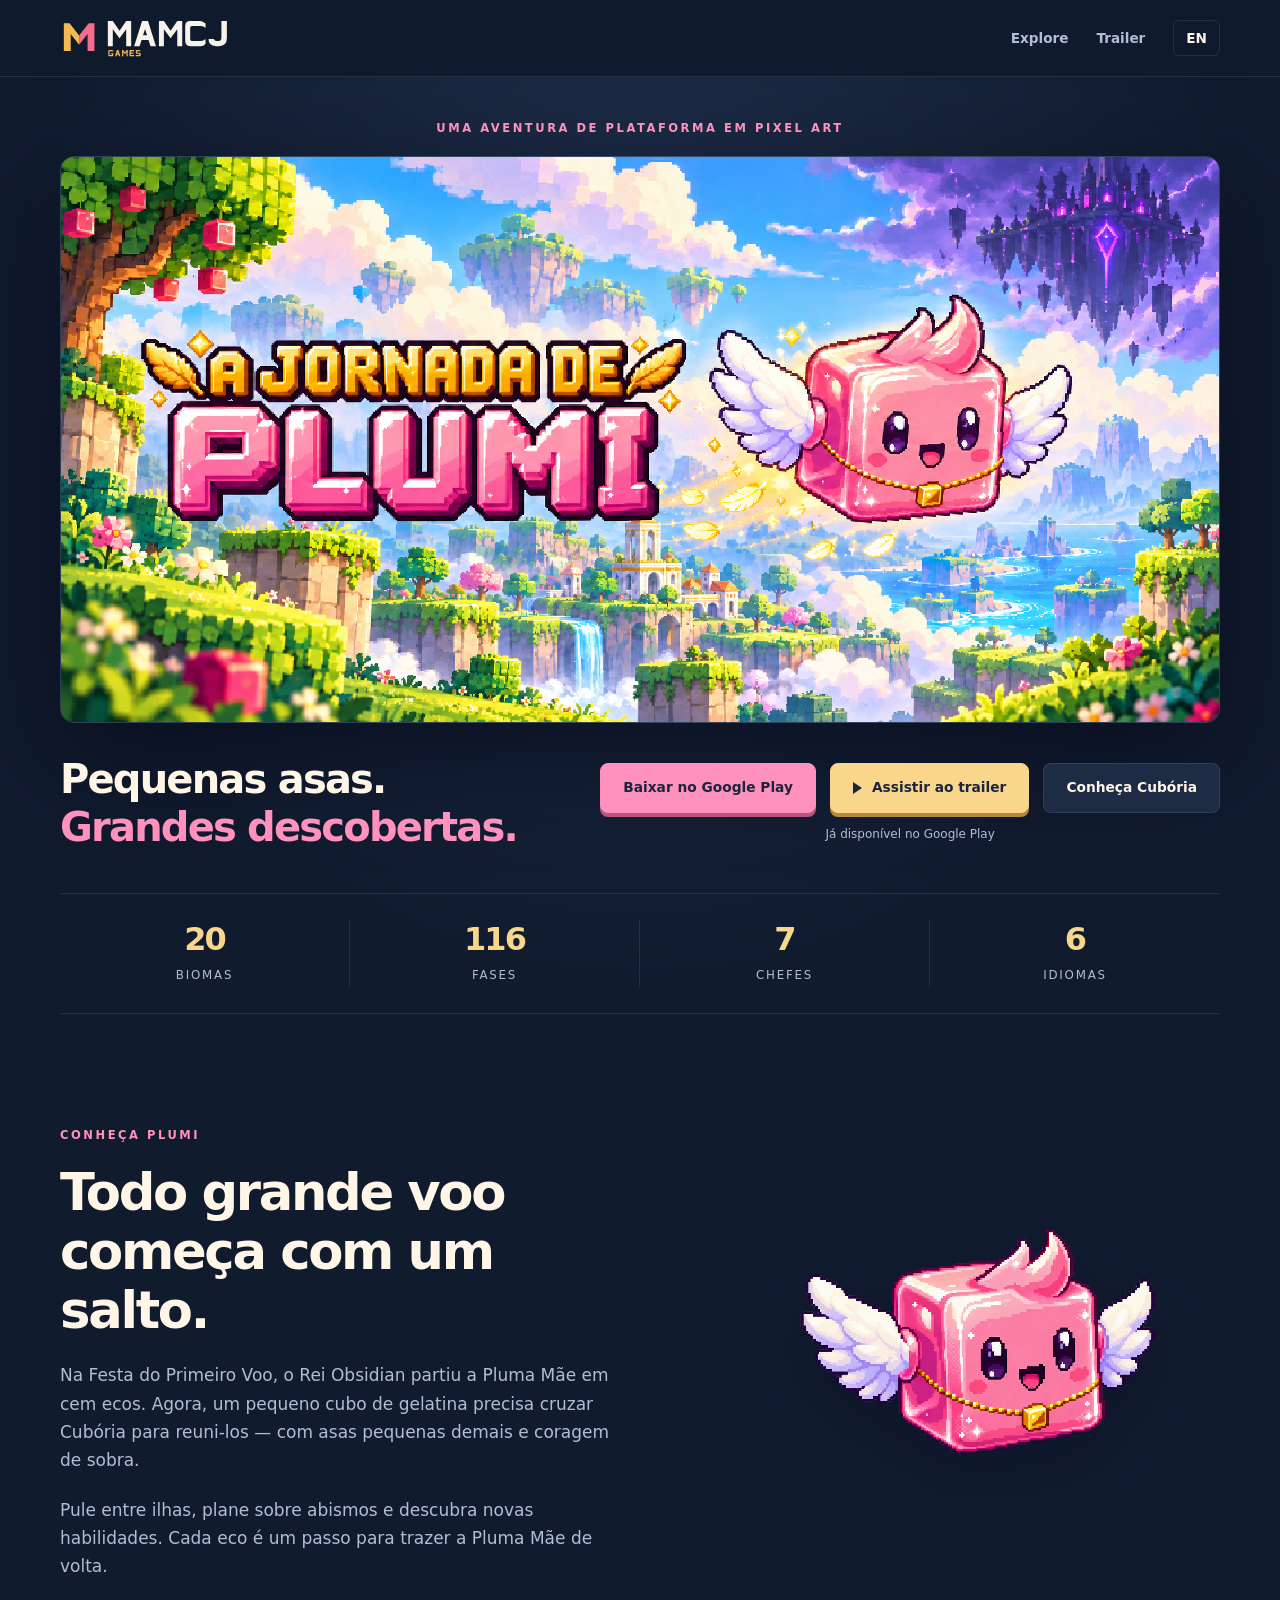
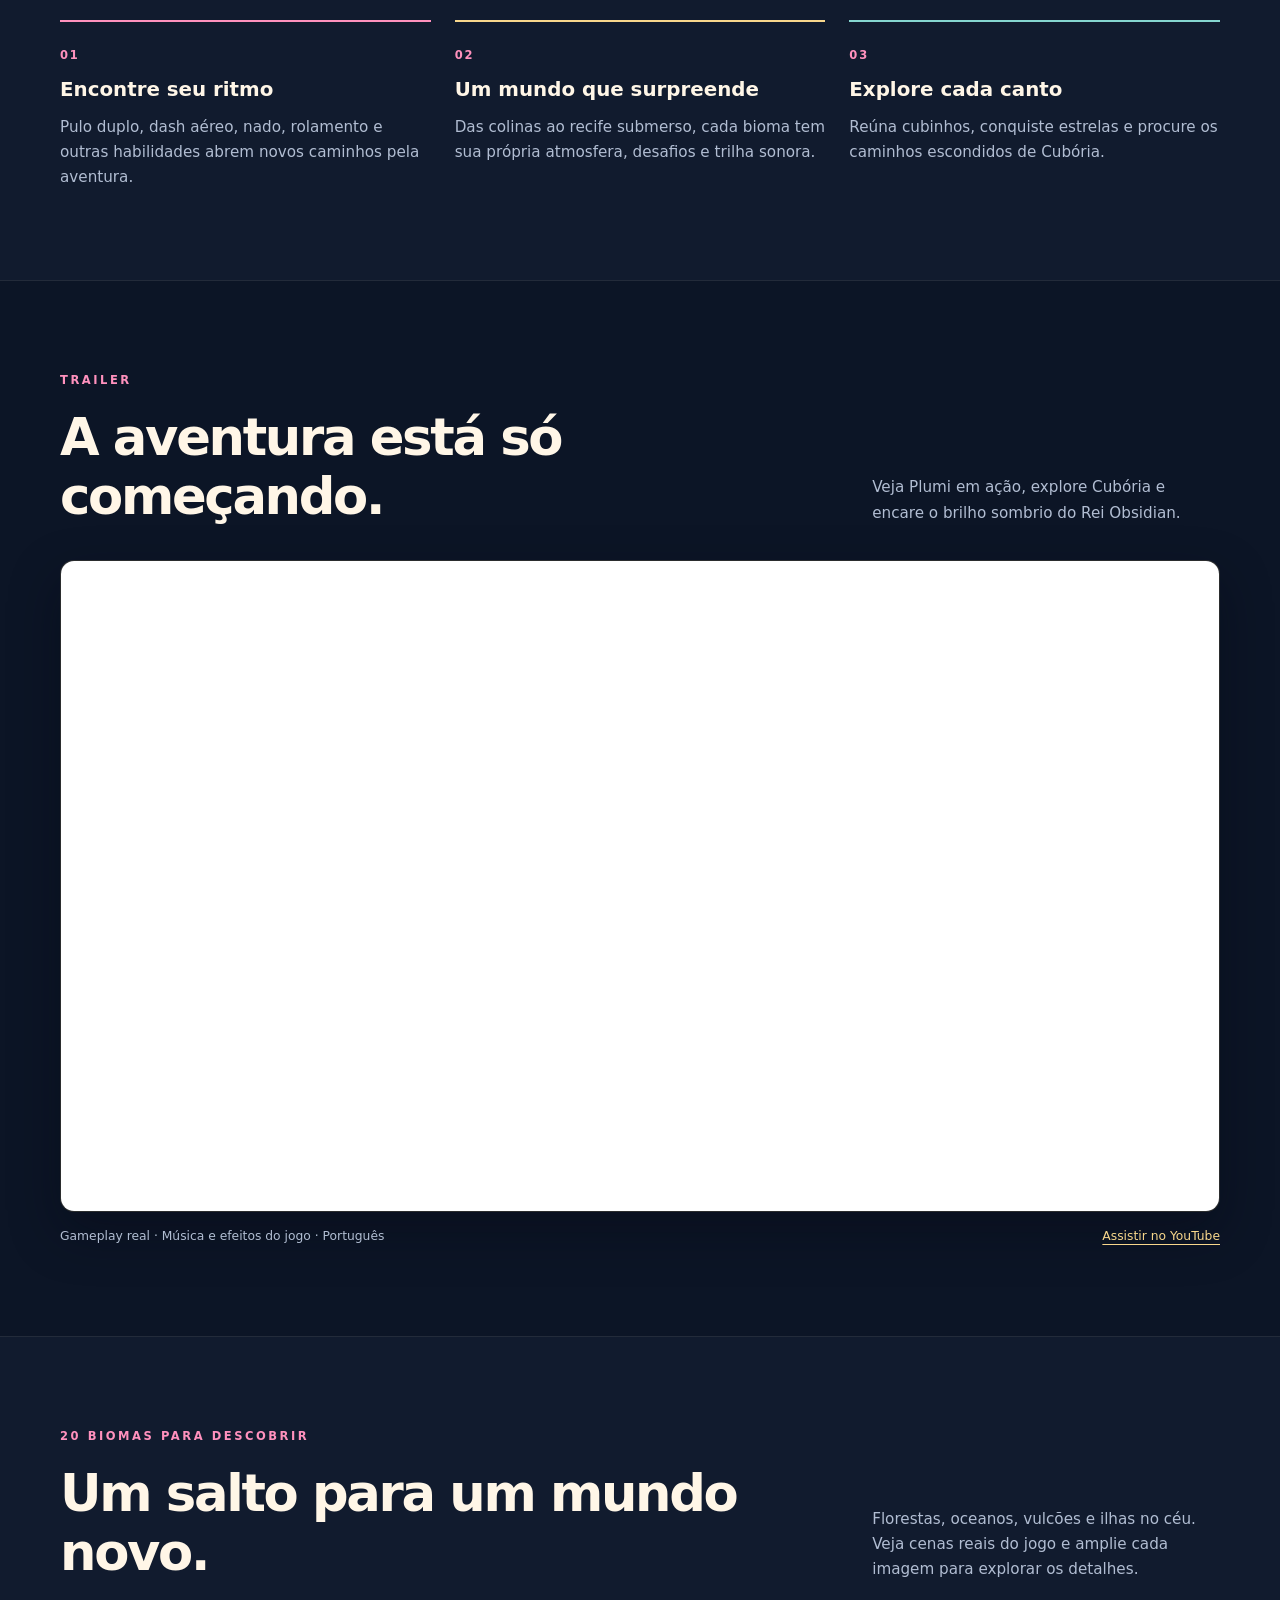
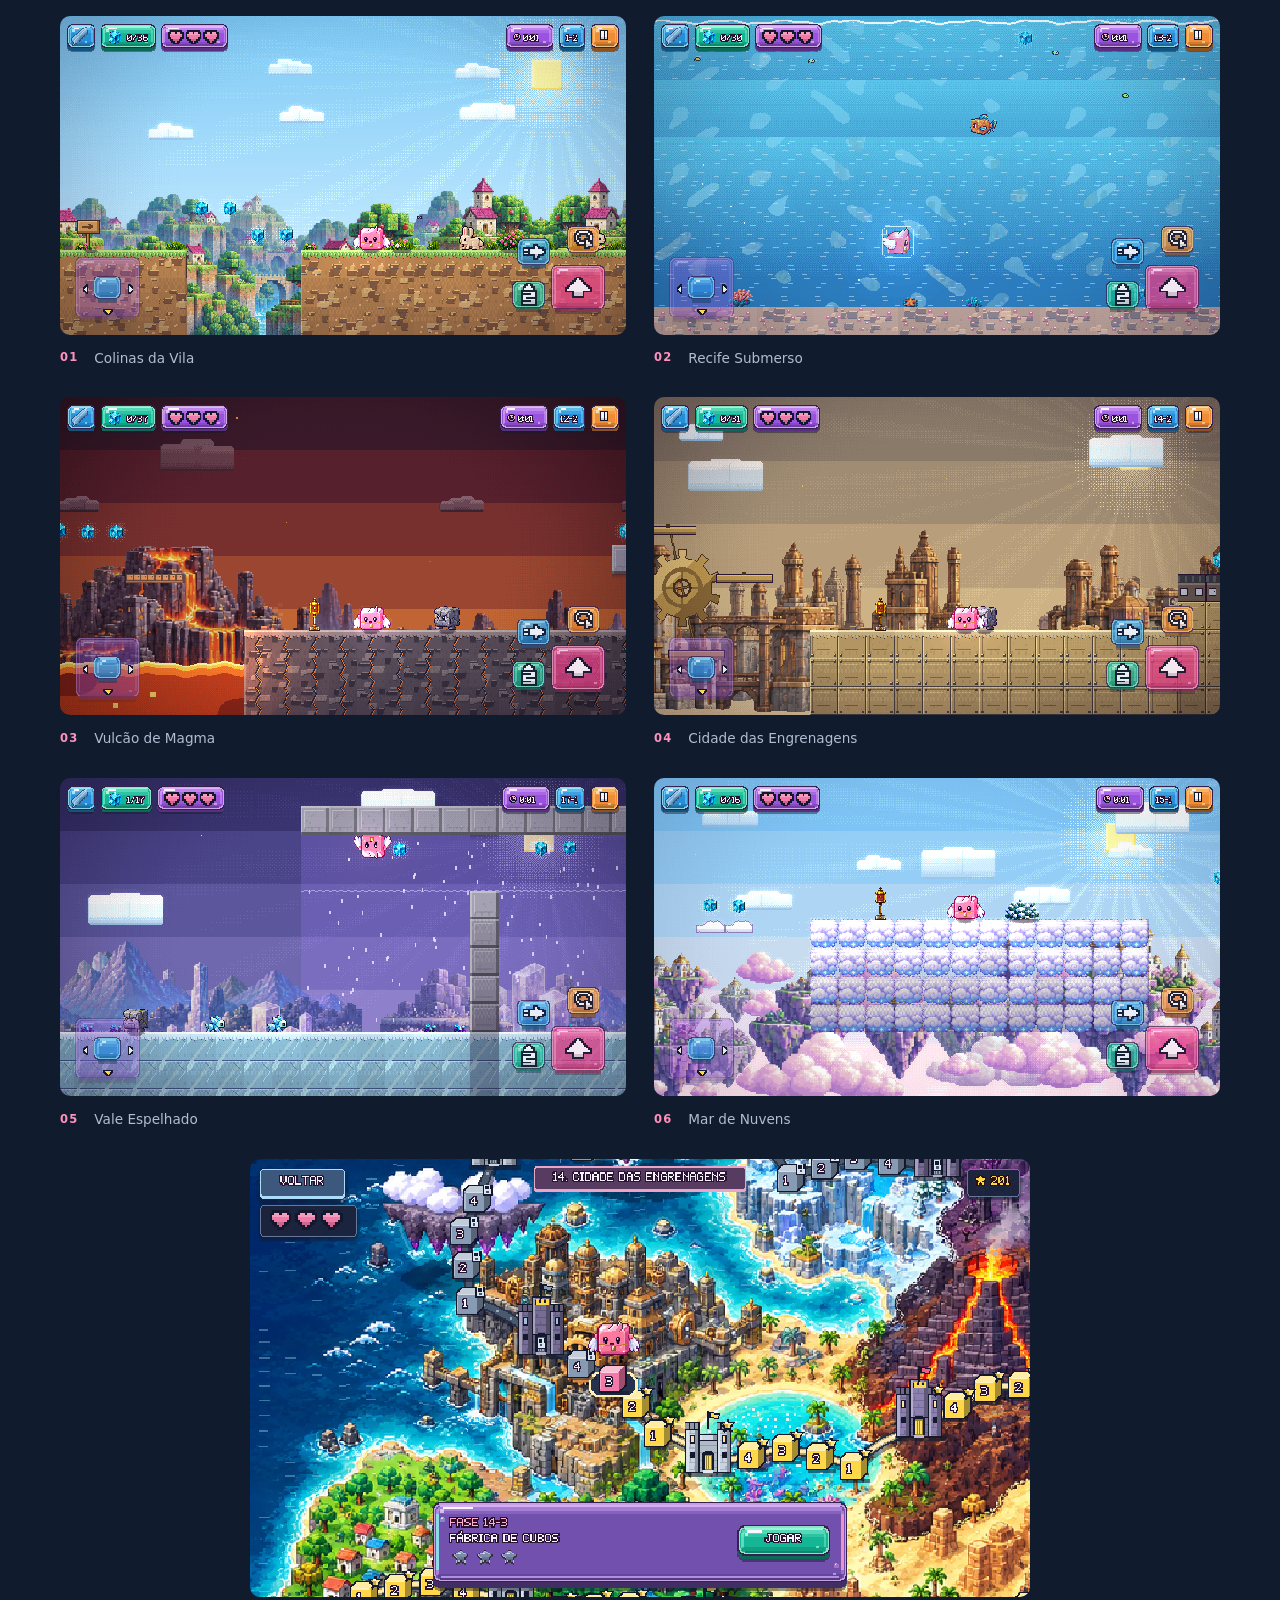
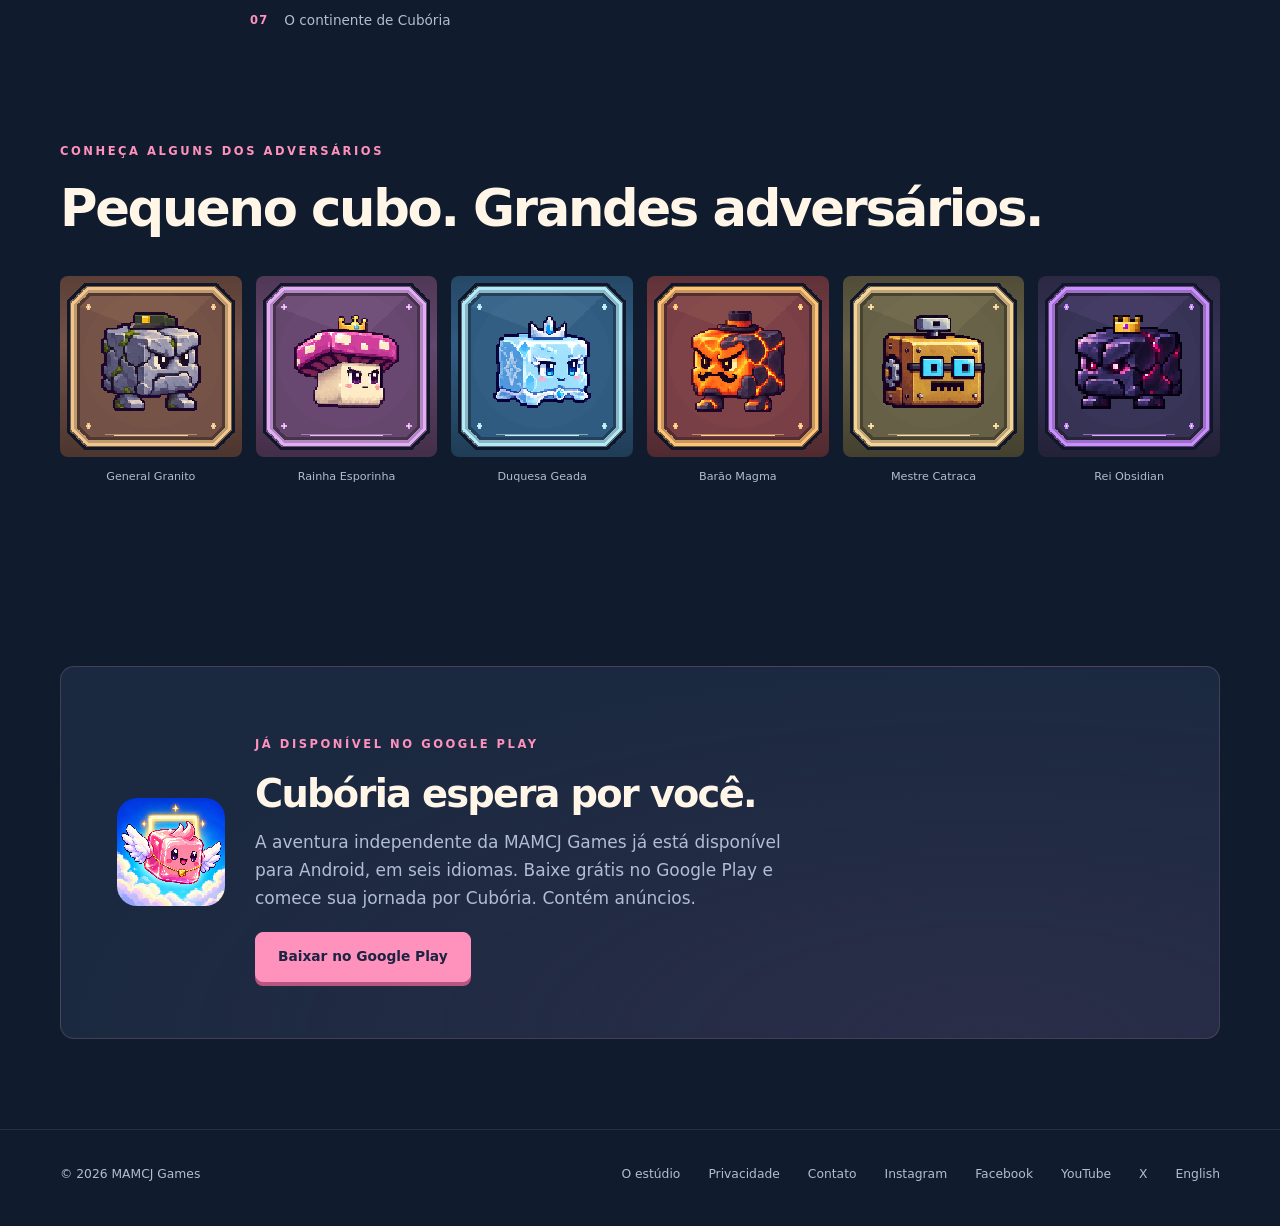
<file: plumis-journey/index.html>
<!doctype html>
<html lang="pt-BR">
<head>
<meta charset="utf-8">
<meta name="viewport" content="width=device-width, initial-scale=1">
<title>A Jornada de Plumi · MAMCJ Games</title>
<meta name="description" content="Pequenas asas, uma grande aventura. Ajude Plumi a reunir os cem ecos da Pluma Mãe em uma aventura de plataforma por 20 biomas. Já disponível para Android no Google Play. Grátis para jogar, com anúncios.">
<link rel="canonical" href="https://mamcjgames.com/plumis-journey/">
<link rel="alternate" hreflang="pt-BR" href="https://mamcjgames.com/plumis-journey/">
<link rel="alternate" hreflang="en" href="https://mamcjgames.com/en/plumis-journey/">
<link rel="alternate" hreflang="x-default" href="https://mamcjgames.com/plumis-journey/">
<link rel="icon" type="image/png" href="/assets/img/plumis/icone.png?v=e034f26c8d8f">
<link rel="apple-touch-icon" href="/assets/img/plumis/icone.png?v=e034f26c8d8f">
<meta property="og:type" content="website">
<meta property="og:title" content="A Jornada de Plumi">
<meta property="og:description" content="Pequenas asas, uma grande aventura. Ajude Plumi a reunir os cem ecos da Pluma Mãe em uma aventura de plataforma por 20 biomas. Já disponível para Android no Google Play. Grátis para jogar, com anúncios.">
<meta property="og:url" content="https://mamcjgames.com/plumis-journey/">
<meta property="og:image" content="https://mamcjgames.com/assets/img/plumis/lancamento_pt_BR.png?v=b030bceafa22">
<meta property="og:image:width" content="1600">
<meta property="og:image:height" content="900">
<meta property="og:locale" content="pt_BR">
<meta name="twitter:card" content="summary_large_image">
<link rel="stylesheet" href="/assets/plumi/marketing.css?v=2094fd66e299">
<script src="/assets/plumi/marketing.js?v=2bd95c7ea73a" defer></script>
<link rel="stylesheet" href="/assets/brand/shared.css?v=20261011">
<meta property="og:image:alt" content="A Jornada de Plumi já está disponível para Android. Plumi, o cubo rosa com asas brancas, convida para a aventura.">
<meta name="twitter:image" content="https://mamcjgames.com/assets/img/plumis/lancamento_pt_BR.png?v=b030bceafa22">
</head>
<body>
<a class="skip" href="#main">Pular para o conteúdo</a>
<header class="header"><div class="wrap bar">
  <a class="brand studio-v2" href="/"><img src="/assets/brand/v2/logo-dark.svg" alt="MAMCJ Games" width="194" height="49"></a>
  <nav class="nav" aria-label="Navegação principal"><a class="explore-link" href="#explore">Explore</a><a href="#trailer">Trailer</a><a class="language" href="/en/plumis-journey/" lang="en" hreflang="en" aria-label="English">EN</a></nav>
</div></header>
<main id="main">
<div class="hero"><div class="wrap">
  <p class="eyebrow">Uma aventura de plataforma em pixel art</p><h1 class="sr">A Jornada de Plumi</h1>
  <img class="hero-art" src="/assets/img/plumis/banner_pt.png?v=b9b3e5b98533" alt="A Jornada de Plumi: Plumi, o cubo rosa com asas brancas, voa sobre a vila e as ilhas de Cubória." width="1024" height="500" fetchpriority="high">
  <div class="hero-bottom"><p class="tagline">Pequenas asas.<br><span>Grandes descobertas.</span></p><div><div class="actions"><a class="button test" href="https://play.google.com/store/apps/details?id=com.mamcjr.plumisjourney" target="_blank" rel="noopener" aria-label="Baixar A Jornada de Plumi no Google Play">Baixar no Google Play</a><a class="button primary" href="#trailer"><span class="play" aria-hidden="true"></span>Assistir ao trailer</a><a class="button" href="#explore">Conheça Cubória</a></div><span class="availability">Já disponível no Google Play</span></div></div>
  <div class="stats" aria-label="A aventura em números"><div class="stat"><strong>20</strong><span>biomas</span></div><div class="stat"><strong>116</strong><span>fases</span></div><div class="stat"><strong>7</strong><span>chefes</span></div><div class="stat"><strong>6</strong><span>idiomas</span></div></div>
</div></div>
<section id="story"><div class="wrap">
  <div class="story"><div><p class="eyebrow">Conheça Plumi</p><h2>Todo grande voo começa com um salto.</h2><p>Na Festa do Primeiro Voo, o Rei Obsidian partiu a Pluma Mãe em cem ecos. Agora, um pequeno cubo de gelatina precisa cruzar Cubória para reuni-los — com asas pequenas demais e coragem de sobra.</p><p>Pule entre ilhas, plane sobre abismos e descubra novas habilidades. Cada eco é um passo para trazer a Pluma Mãe de volta.</p></div><img class="mascot" src="/assets/img/plumis/plumi_mascote.png?v=91d7d571261e" alt="Plumi sorrindo, com topete rosa, duas asas laterais brancas e um pequeno pingente dourado." width="768" height="762" loading="lazy"></div>
  <div class="features"><article class="feature"><b>01</b><h3>Encontre seu ritmo</h3><p>Pulo duplo, dash aéreo, nado, rolamento e outras habilidades abrem novos caminhos pela aventura.</p></article><article class="feature"><b>02</b><h3>Um mundo que surpreende</h3><p>Das colinas ao recife submerso, cada bioma tem sua própria atmosfera, desafios e trilha sonora.</p></article><article class="feature"><b>03</b><h3>Explore cada canto</h3><p>Reúna cubinhos, conquiste estrelas e procure os caminhos escondidos de Cubória.</p></article></div>
</div></section>
<section class="trailer-section" id="trailer"><div class="wrap">
  <div class="section-head"><div><p class="eyebrow">Trailer</p><h2>A aventura está só começando.</h2></div><p>Veja Plumi em ação, explore Cubória e encare o brilho sombrio do Rei Obsidian.</p></div>
  <div class="video-frame"><iframe src="https://www.youtube-nocookie.com/embed/weymvlCRwFk?hl=pt-BR&amp;rel=0&amp;playsinline=1" title="A Jornada de Plumi — trailer em português" width="1280" height="720" loading="lazy" allow="accelerometer; autoplay; clipboard-write; encrypted-media; gyroscope; picture-in-picture; web-share" referrerpolicy="strict-origin-when-cross-origin" allowfullscreen></iframe></div>
  <p class="video-note"><span>Gameplay real · Música e efeitos do jogo · Português</span><a href="https://youtu.be/weymvlCRwFk" target="_blank" rel="noopener noreferrer">Assistir no YouTube</a></p>
</div></section>
<section id="explore"><div class="wrap">
  <div class="section-head"><div><p class="eyebrow">20 biomas para descobrir</p><h2>Um salto para um mundo novo.</h2></div><p>Florestas, oceanos, vulcões e ilhas no céu. Veja cenas reais do jogo e amplie cada imagem para explorar os detalhes.</p></div>
  <div class="gallery"><figure class="shot"><button type="button" data-shot aria-label="Plumi entre as casas e as árvores das Colinas da Vila."><img src="/assets/img/plumis/pt_1_colinas.png?v=1bac4ce3e526" alt="Plumi entre as casas e as árvores das Colinas da Vila." width="1920" height="1080" loading="lazy"></button><figcaption><span>01</span><span>Colinas da Vila</span></figcaption></figure><figure class="shot"><button type="button" data-shot aria-label="Plumi mergulha entre os corais e a vida marinha do Recife Submerso."><img src="/assets/img/plumis/pt_3_recife.png?v=3713b941af49" alt="Plumi mergulha entre os corais e a vida marinha do Recife Submerso." width="1920" height="1080" loading="lazy"></button><figcaption><span>02</span><span>Recife Submerso</span></figcaption></figure><figure class="shot"><button type="button" data-shot aria-label="Plumi diante dos rios de lava do Vulcão de Magma."><img src="/assets/img/plumis/pt_2_vulcao.png?v=a5c7ce973b90" alt="Plumi diante dos rios de lava do Vulcão de Magma." width="1920" height="1080" loading="lazy"></button><figcaption><span>03</span><span>Vulcão de Magma</span></figcaption></figure><figure class="shot"><button type="button" data-shot aria-label="Plumi explora as máquinas da Cidade das Engrenagens."><img src="/assets/img/plumis/pt_4_engrenagens.png?v=71c8e0476601" alt="Plumi explora as máquinas da Cidade das Engrenagens." width="1920" height="1080" loading="lazy"></button><figcaption><span>04</span><span>Cidade das Engrenagens</span></figcaption></figure><figure class="shot"><button type="button" data-shot aria-label="Plumi anda de cabeça para baixo no Vale Espelhado."><img src="/assets/img/plumis/pt_5_espelho.png?v=db4d75714d67" alt="Plumi anda de cabeça para baixo no Vale Espelhado." width="1920" height="1080" loading="lazy"></button><figcaption><span>05</span><span>Vale Espelhado</span></figcaption></figure><figure class="shot"><button type="button" data-shot aria-label="Plumi entre plataformas e nuvens nas ilhas do céu."><img src="/assets/img/plumis/pt_6_nuvens.png?v=c28e285cdfdd" alt="Plumi entre plataformas e nuvens nas ilhas do céu." width="1920" height="1080" loading="lazy"></button><figcaption><span>06</span><span>Mar de Nuvens</span></figcaption></figure><figure class="shot map-shot"><button type="button" data-shot aria-label="Mapa de Cubória com seus caminhos, castelos e oceanos."><img src="/assets/img/plumis/pt_8_mapa.png?v=f33569c08307" alt="Mapa de Cubória com seus caminhos, castelos e oceanos." width="1920" height="1080" loading="lazy"></button><figcaption><span>07</span><span>O continente de Cubória</span></figcaption></figure></div>
</div></section>
<section class="boss-section"><div class="wrap">
  <p class="eyebrow">Conheça alguns dos adversários</p><h2>Pequeno cubo. Grandes adversários.</h2><div class="bosses"><figure><img src="/assets/img/plumis/conquistas/general_granito.png?v=94cd2e736e19" alt="" width="512" height="512" loading="lazy"><figcaption>General Granito</figcaption></figure><figure><img src="/assets/img/plumis/conquistas/rainha_esporinha.png?v=02a036f76d4d" alt="" width="512" height="512" loading="lazy"><figcaption>Rainha Esporinha</figcaption></figure><figure><img src="/assets/img/plumis/conquistas/duquesa_geada.png?v=47e8ce00849d" alt="" width="512" height="512" loading="lazy"><figcaption>Duquesa Geada</figcaption></figure><figure><img src="/assets/img/plumis/conquistas/barao_magma.png?v=e4de14d4c179" alt="" width="512" height="512" loading="lazy"><figcaption>Barão Magma</figcaption></figure><figure><img src="/assets/img/plumis/conquistas/mestre_catraca.png?v=79aaa3f040f1" alt="" width="512" height="512" loading="lazy"><figcaption>Mestre Catraca</figcaption></figure><figure><img src="/assets/img/plumis/conquistas/rei_obsidian.png?v=2211a1525cd3" alt="" width="512" height="512" loading="lazy"><figcaption>Rei Obsidian</figcaption></figure></div>
</div></section>
<section><div class="wrap"><div class="closing"><img src="/assets/img/plumis/icone.png?v=e034f26c8d8f" alt="" width="512" height="512" loading="lazy"><div><p class="eyebrow">Já disponível no Google Play</p><h2>Cubória espera por você.</h2><p>A aventura independente da MAMCJ Games já está disponível para Android, em seis idiomas. Baixe grátis no Google Play e comece sua jornada por Cubória. Contém anúncios.</p><a class="button test" href="https://play.google.com/store/apps/details?id=com.mamcjr.plumisjourney" target="_blank" rel="noopener" aria-label="Baixar A Jornada de Plumi no Google Play">Baixar no Google Play</a></div></div></div></section>
</main>
<footer class="footer"><div class="wrap"><span class="copyright">© 2026 MAMCJ Games</span><a href="/">O estúdio</a><a href="/plumis-journey/privacy/">Privacidade</a><a href="mailto:contato@mamcjgames.com">Contato</a><a href="https://www.instagram.com/mamcjgames/" target="_blank" rel="noopener">Instagram</a><a href="https://www.facebook.com/profile.php?id=61595266771892" target="_blank" rel="noopener">Facebook</a><a href="https://www.youtube.com/@mamcj_games" target="_blank" rel="noopener">YouTube</a><a href="https://x.com/MAMCJGames" target="_blank" rel="noopener">X</a><a href="/en/plumis-journey/" lang="en">English</a></div></footer>
<dialog id="lightbox" aria-labelledby="lightbox-title"><div class="lightbox-toolbar"><span id="lightbox-title"></span><button type="button">Fechar</button></div><img src="/assets/img/plumis/pt_1_colinas.png?v=1bac4ce3e526" alt=""></dialog>
</body>
</html>
</file>
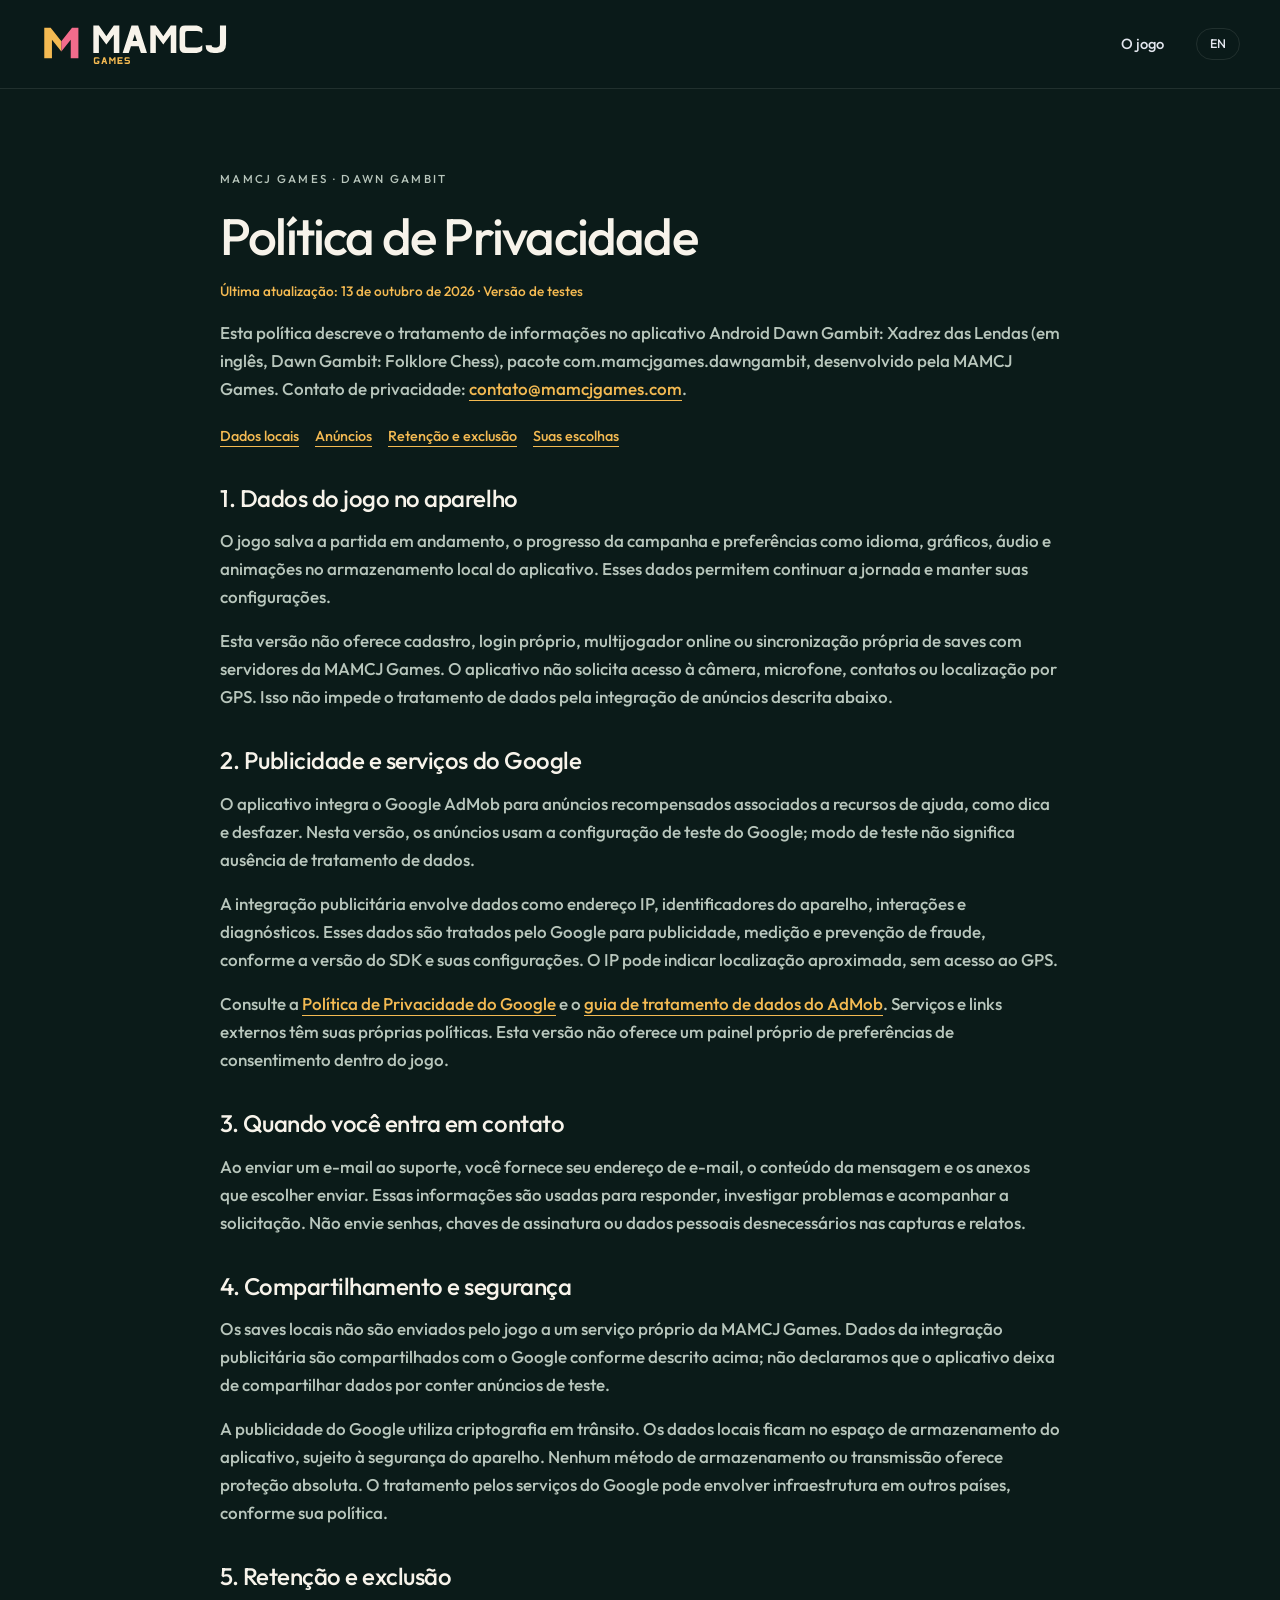
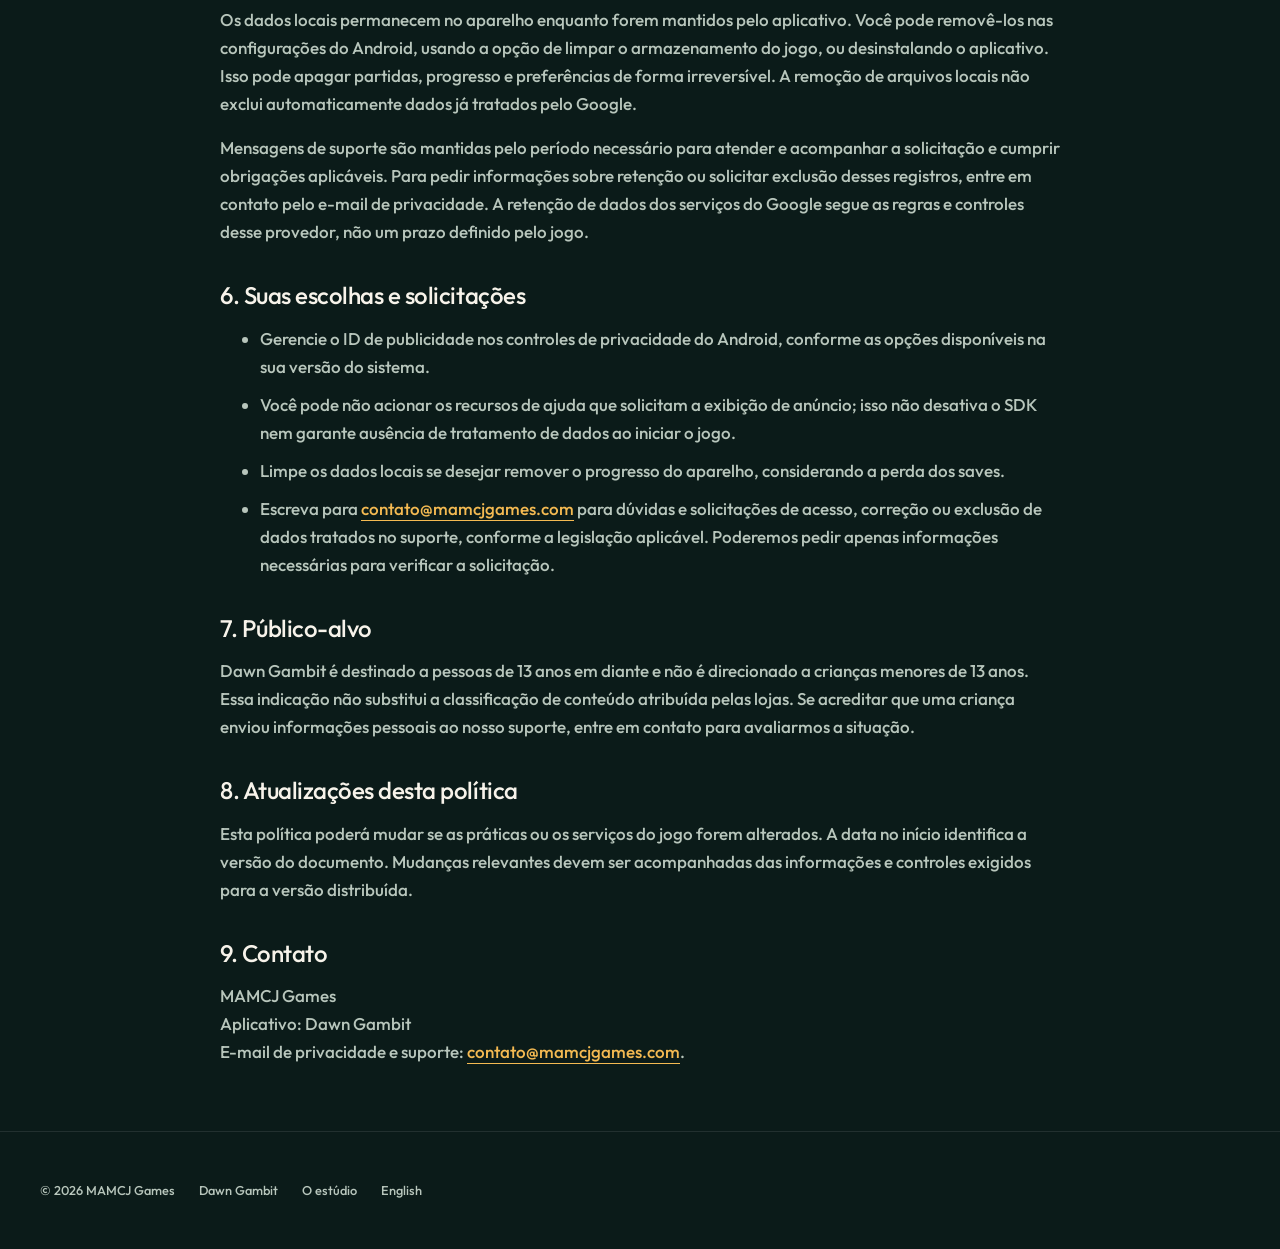
<file: dawngambit/privacy/index.html>
<!doctype html>
<html lang="pt-BR">
<head>
<meta charset="utf-8"><meta name="viewport" content="width=device-width, initial-scale=1">
<title>Política de Privacidade — Dawn Gambit · MAMCJ Games</title>
<meta name="description" content="Política de Privacidade de Dawn Gambit: Xadrez das Lendas. Dados locais, publicidade, suporte, retenção e suas escolhas.">
<link rel="canonical" href="https://mamcjgames.com/dawngambit/privacy/">
<link rel="alternate" hreflang="pt-BR" href="https://mamcjgames.com/dawngambit/privacy/"><link rel="alternate" hreflang="en" href="https://mamcjgames.com/en/dawngambit/privacy/"><link rel="alternate" hreflang="x-default" href="https://mamcjgames.com/dawngambit/privacy/">
<link rel="icon" type="image/png" href="/assets/dawngambit/icon.png">
<link rel="stylesheet" href="/assets/brand/studio.css?v=20261013"><link rel="stylesheet" href="/assets/dawngambit/site.css?v=20261013-caption1">
</head>
<body class="dg">
<a class="skip" href="#main">Pular para o conteúdo</a>
<header class="site-header"><div class="env barra"><a class="marca" href="/"><img src="/assets/brand/v2/logo-dark.svg" alt="MAMCJ Games" width="194" height="49"></a><nav aria-label="Navegação principal"><a href="/dawngambit/">O jogo</a><a class="language" href="/en/dawngambit/privacy/" lang="en" hreflang="en" aria-label="English">EN</a></nav></div></header>
<main id="main" class="env dg-privacy">
<p class="olho">MAMCJ Games · Dawn Gambit</p><h1>Política de Privacidade</h1><p class="dg-policy-meta">Última atualização: 13 de outubro de 2026 · Versão de testes</p>
<p>Esta política descreve o tratamento de informações no aplicativo Android <strong>Dawn Gambit: Xadrez das Lendas</strong> (em inglês, Dawn Gambit: Folklore Chess), pacote <strong>com.mamcjgames.dawngambit</strong>, desenvolvido pela MAMCJ Games. Contato de privacidade: <a href="mailto:contato@mamcjgames.com">contato@mamcjgames.com</a>.</p>
<nav aria-label="Nesta política"><a href="#dados">Dados locais</a><a href="#anuncios">Anúncios</a><a href="#retencao">Retenção e exclusão</a><a href="#escolhas">Suas escolhas</a></nav>
<h2 id="dados">1. Dados do jogo no aparelho</h2>
<p>O jogo salva a partida em andamento, o progresso da campanha e preferências como idioma, gráficos, áudio e animações no armazenamento local do aplicativo. Esses dados permitem continuar a jornada e manter suas configurações.</p>
<p>Esta versão não oferece cadastro, login próprio, multijogador online ou sincronização própria de saves com servidores da MAMCJ Games. O aplicativo não solicita acesso à câmera, microfone, contatos ou localização por GPS. Isso não impede o tratamento de dados pela integração de anúncios descrita abaixo.</p>
<h2 id="anuncios">2. Publicidade e serviços do Google</h2>
<p>O aplicativo integra o Google AdMob para anúncios recompensados associados a recursos de ajuda, como dica e desfazer. Nesta versão, os anúncios usam a configuração de teste do Google; modo de teste não significa ausência de tratamento de dados.</p>
<p>A integração publicitária envolve dados como endereço IP, identificadores do aparelho, interações e diagnósticos. Esses dados são tratados pelo Google para publicidade, medição e prevenção de fraude, conforme a versão do SDK e suas configurações. O IP pode indicar localização aproximada, sem acesso ao GPS.</p>
<p>Consulte a <a href="https://policies.google.com/privacy?hl=pt-BR" rel="noopener noreferrer">Política de Privacidade do Google</a> e o <a href="https://developers.google.com/admob/android/privacy/play-data-disclosure?hl=pt-BR" rel="noopener noreferrer">guia de tratamento de dados do AdMob</a>. Serviços e links externos têm suas próprias políticas. Esta versão não oferece um painel próprio de preferências de consentimento dentro do jogo.</p>
<h2>3. Quando você entra em contato</h2>
<p>Ao enviar um e-mail ao suporte, você fornece seu endereço de e-mail, o conteúdo da mensagem e os anexos que escolher enviar. Essas informações são usadas para responder, investigar problemas e acompanhar a solicitação. Não envie senhas, chaves de assinatura ou dados pessoais desnecessários nas capturas e relatos.</p>
<h2>4. Compartilhamento e segurança</h2>
<p>Os saves locais não são enviados pelo jogo a um serviço próprio da MAMCJ Games. Dados da integração publicitária são compartilhados com o Google conforme descrito acima; não declaramos que o aplicativo deixa de compartilhar dados por conter anúncios de teste.</p>
<p>A publicidade do Google utiliza criptografia em trânsito. Os dados locais ficam no espaço de armazenamento do aplicativo, sujeito à segurança do aparelho. Nenhum método de armazenamento ou transmissão oferece proteção absoluta. O tratamento pelos serviços do Google pode envolver infraestrutura em outros países, conforme sua política.</p>
<h2 id="retencao">5. Retenção e exclusão</h2>
<p>Os dados locais permanecem no aparelho enquanto forem mantidos pelo aplicativo. Você pode removê-los nas configurações do Android, usando a opção de limpar o armazenamento do jogo, ou desinstalando o aplicativo. Isso pode apagar partidas, progresso e preferências de forma irreversível. A remoção de arquivos locais não exclui automaticamente dados já tratados pelo Google.</p>
<p>Mensagens de suporte são mantidas pelo período necessário para atender e acompanhar a solicitação e cumprir obrigações aplicáveis. Para pedir informações sobre retenção ou solicitar exclusão desses registros, entre em contato pelo e-mail de privacidade. A retenção de dados dos serviços do Google segue as regras e controles desse provedor, não um prazo definido pelo jogo.</p>
<h2 id="escolhas">6. Suas escolhas e solicitações</h2>
<ul><li>Gerencie o ID de publicidade nos controles de privacidade do Android, conforme as opções disponíveis na sua versão do sistema.</li><li>Você pode não acionar os recursos de ajuda que solicitam a exibição de anúncio; isso não desativa o SDK nem garante ausência de tratamento de dados ao iniciar o jogo.</li><li>Limpe os dados locais se desejar remover o progresso do aparelho, considerando a perda dos saves.</li><li>Escreva para <a href="mailto:contato@mamcjgames.com?subject=Privacidade%20-%20Dawn%20Gambit">contato@mamcjgames.com</a> para dúvidas e solicitações de acesso, correção ou exclusão de dados tratados no suporte, conforme a legislação aplicável. Poderemos pedir apenas informações necessárias para verificar a solicitação.</li></ul>
<h2>7. Público-alvo</h2>
<p>Dawn Gambit é destinado a pessoas de 13 anos em diante e não é direcionado a crianças menores de 13 anos. Essa indicação não substitui a classificação de conteúdo atribuída pelas lojas. Se acreditar que uma criança enviou informações pessoais ao nosso suporte, entre em contato para avaliarmos a situação.</p>
<h2>8. Atualizações desta política</h2>
<p>Esta política poderá mudar se as práticas ou os serviços do jogo forem alterados. A data no início identifica a versão do documento. Mudanças relevantes devem ser acompanhadas das informações e controles exigidos para a versão distribuída.</p>
<h2>9. Contato</h2><p>MAMCJ Games<br>Aplicativo: Dawn Gambit<br>E-mail de privacidade e suporte: <a href="mailto:contato@mamcjgames.com">contato@mamcjgames.com</a>.</p>
</main><footer><div class="env"><span>© 2026 MAMCJ Games</span><a href="/dawngambit/">Dawn Gambit</a><a href="/">O estúdio</a><a href="/en/dawngambit/privacy/" lang="en" hreflang="en">English</a></div></footer>
</body></html>
</file>
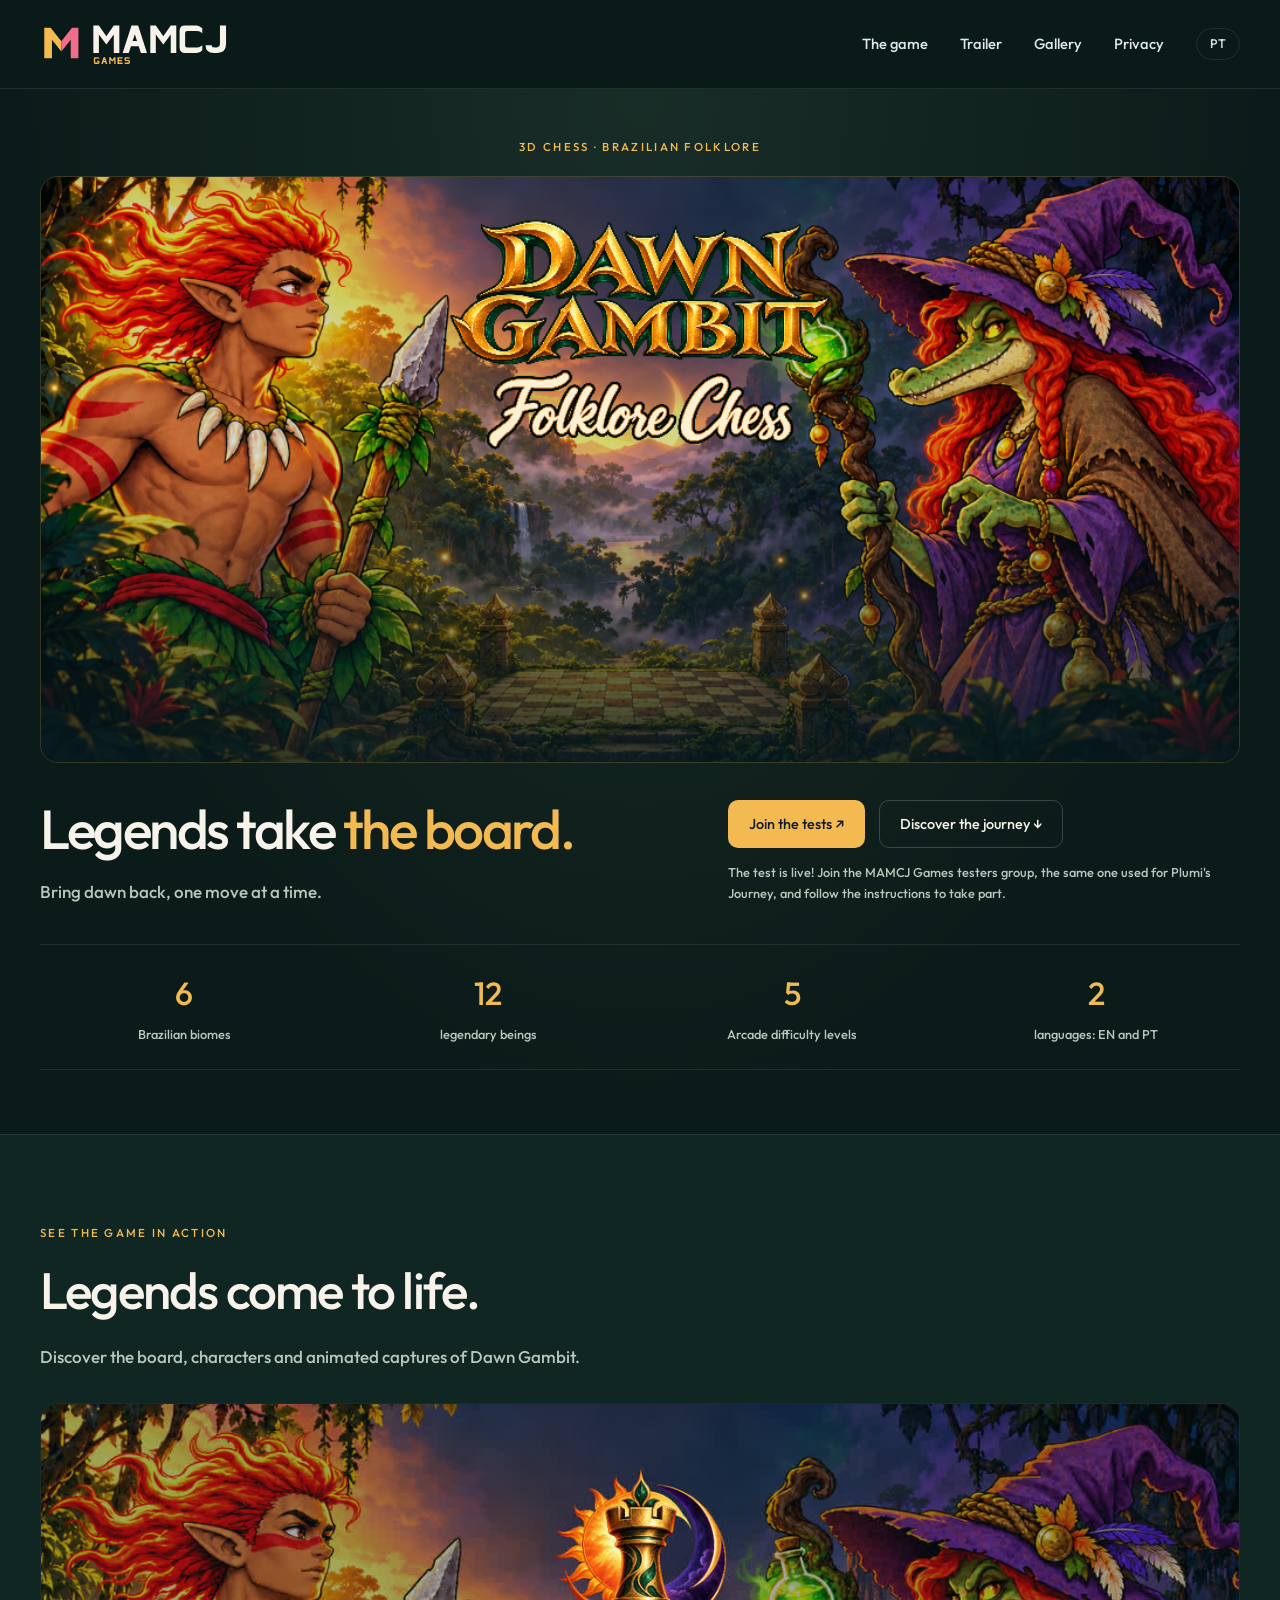
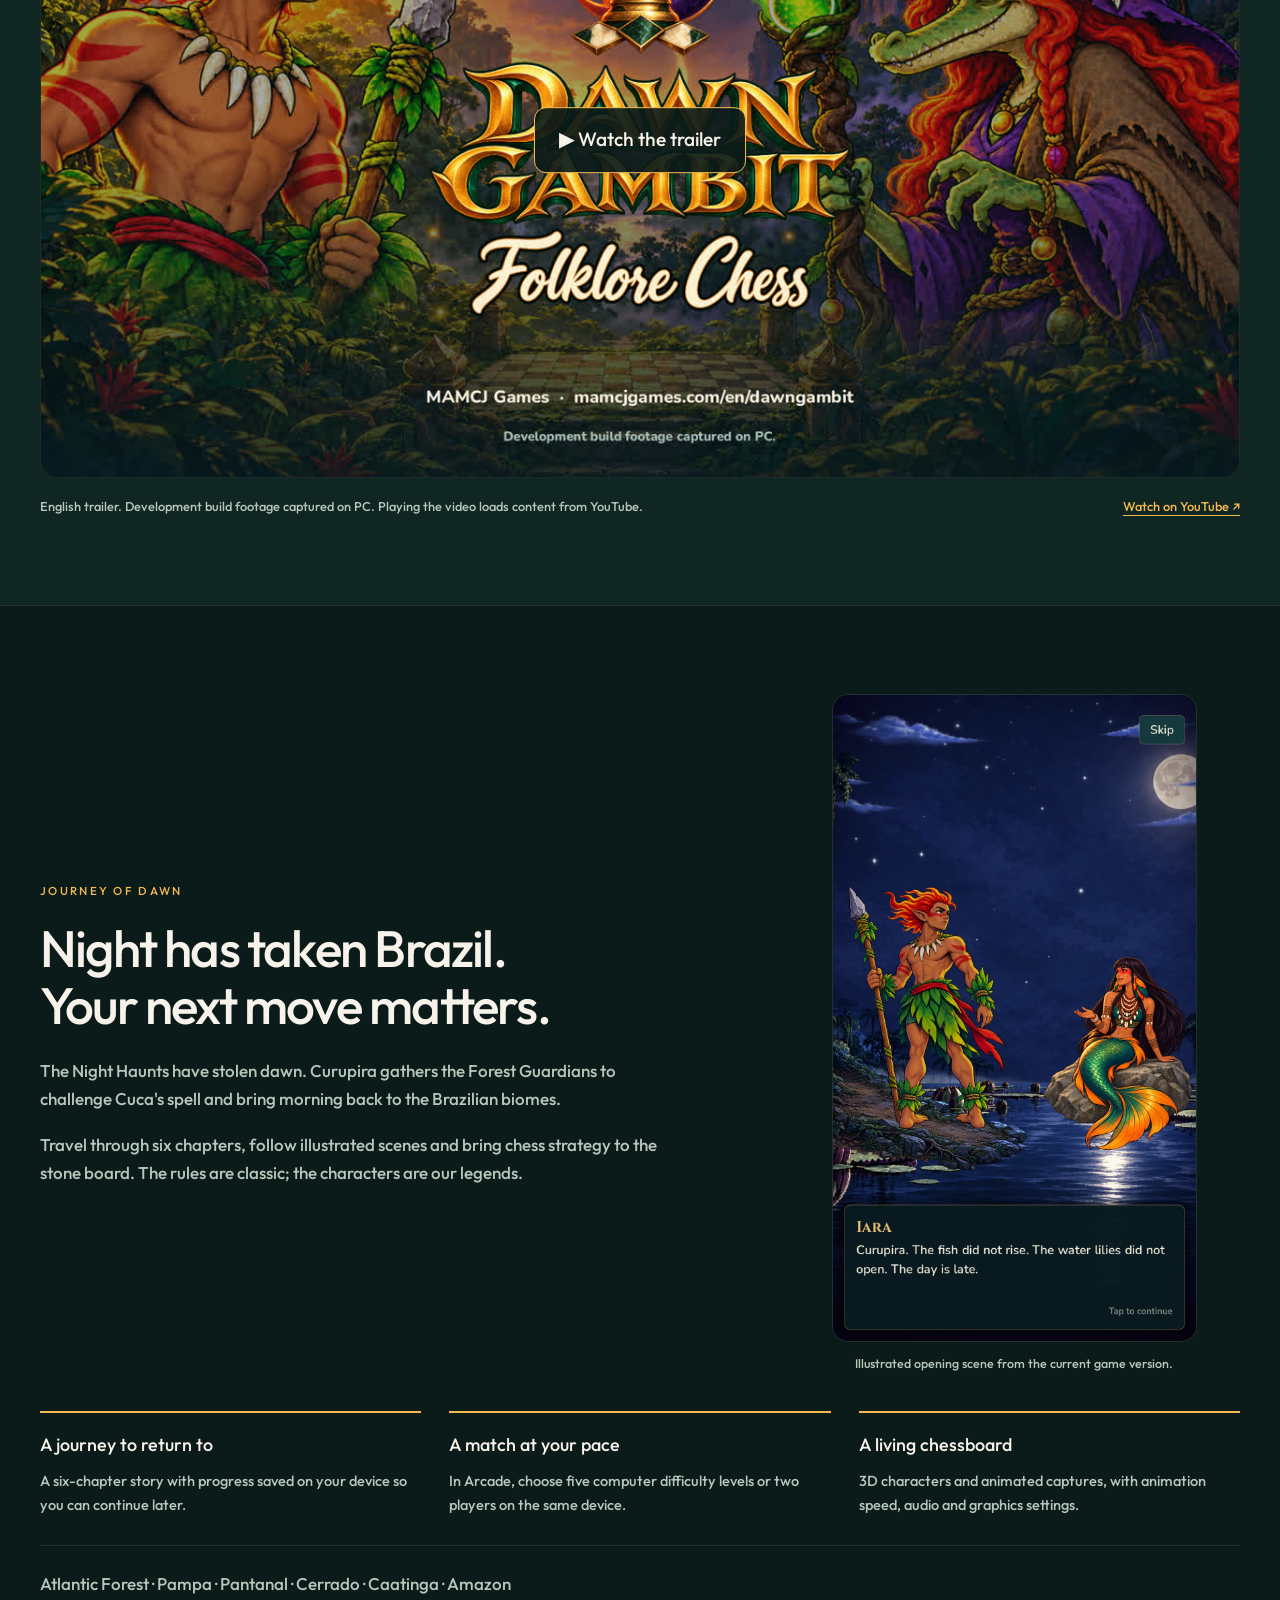
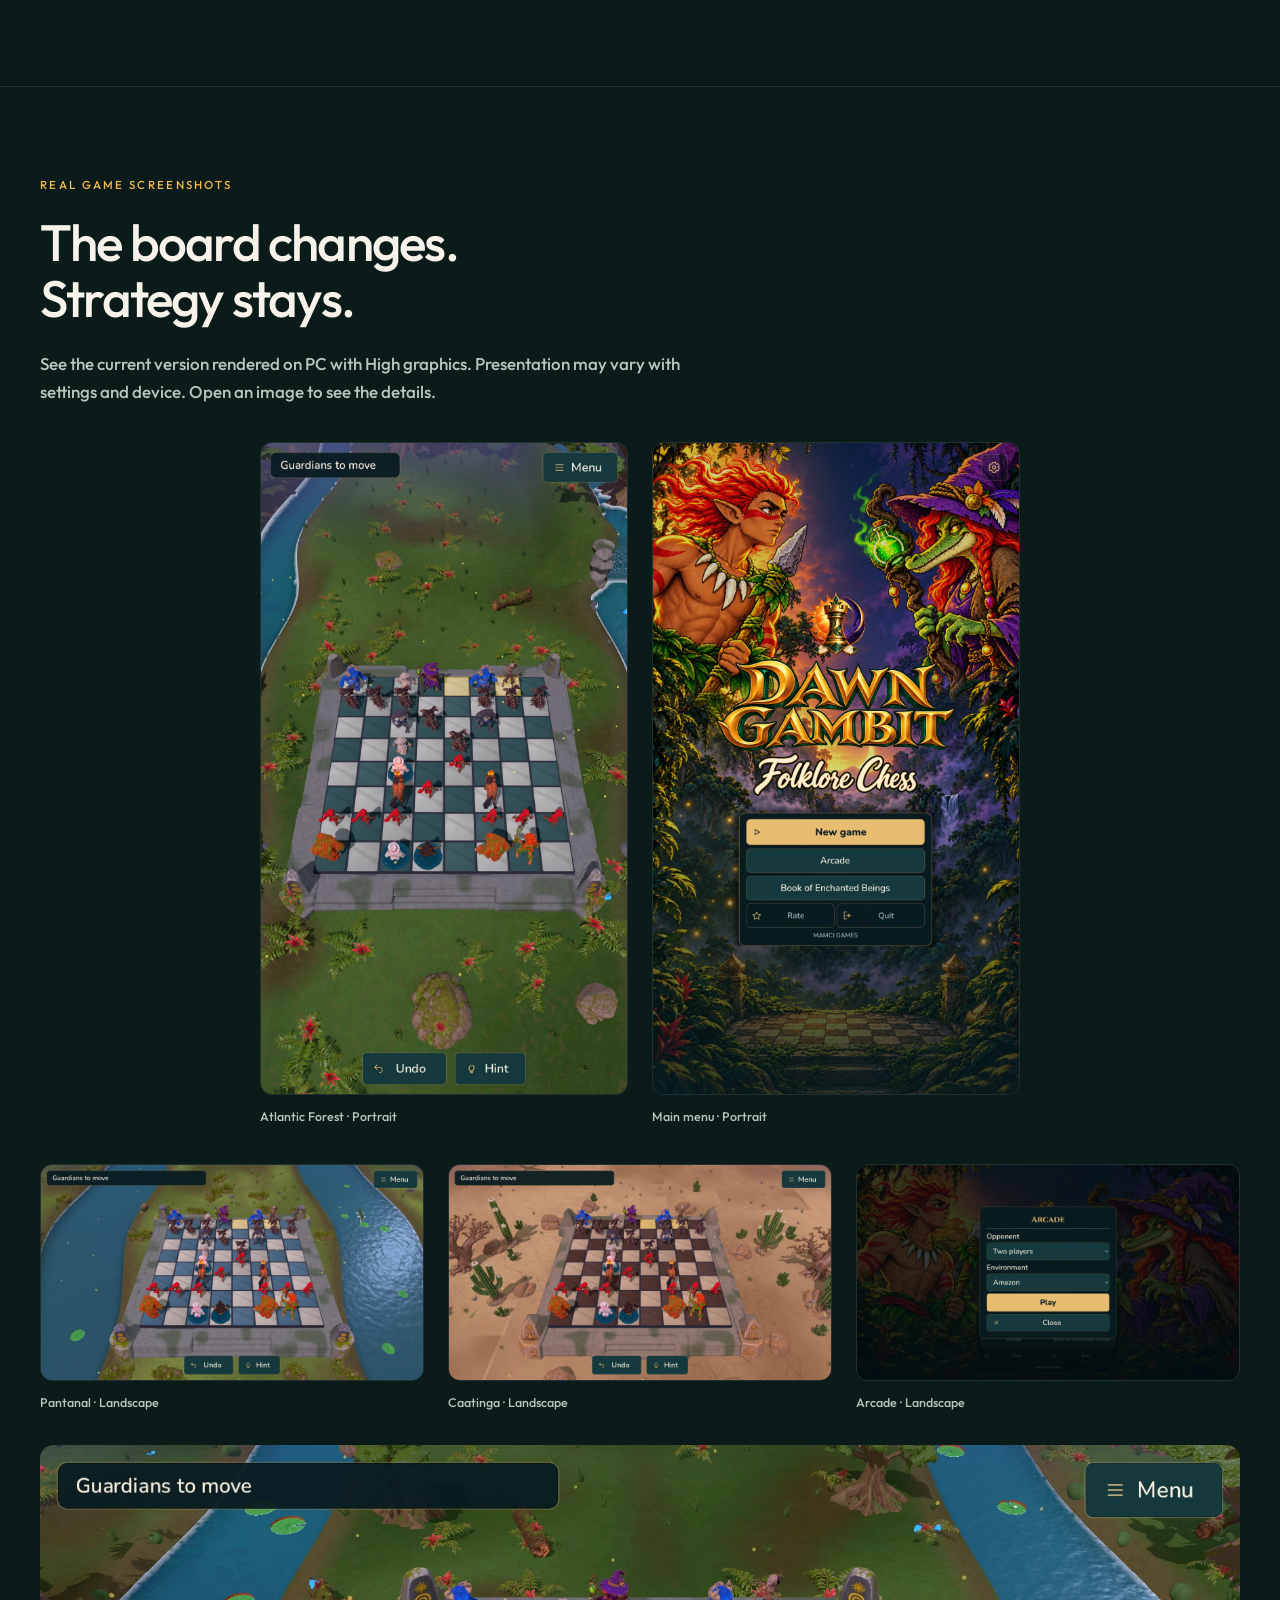
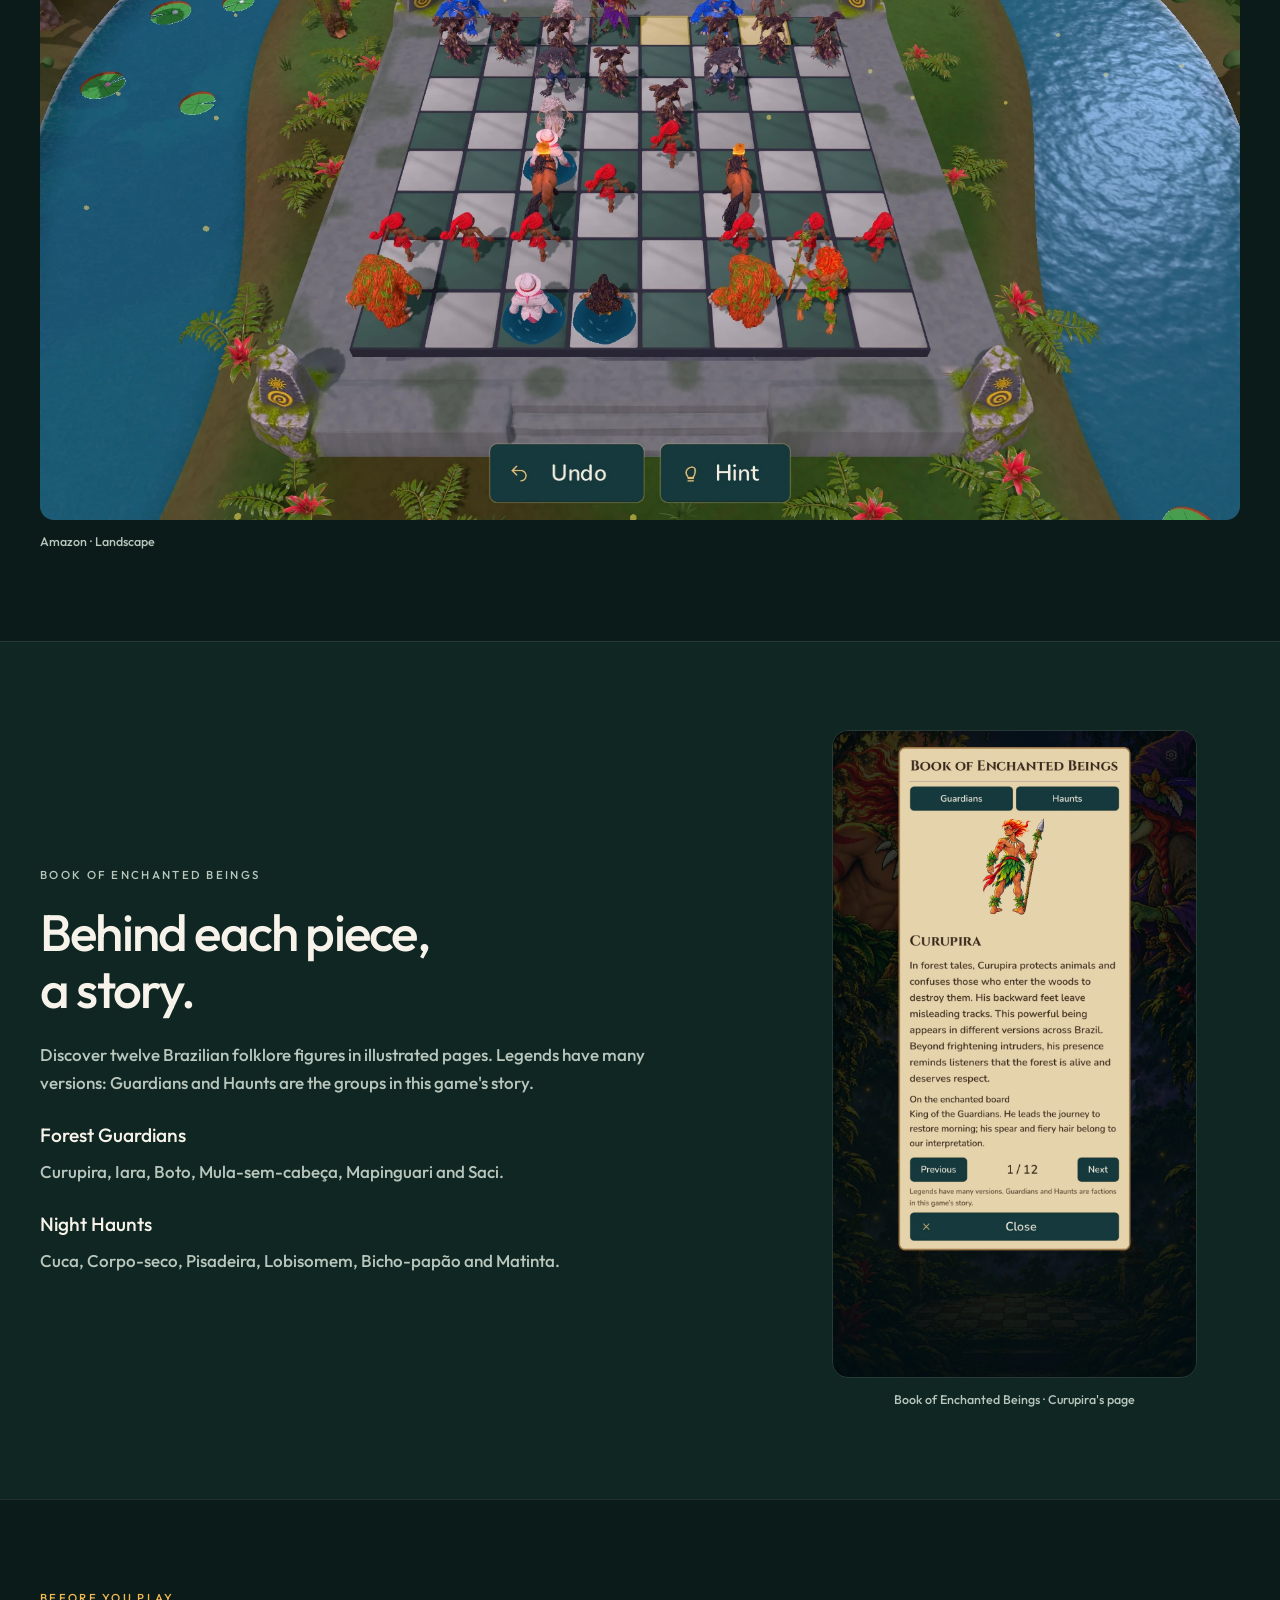
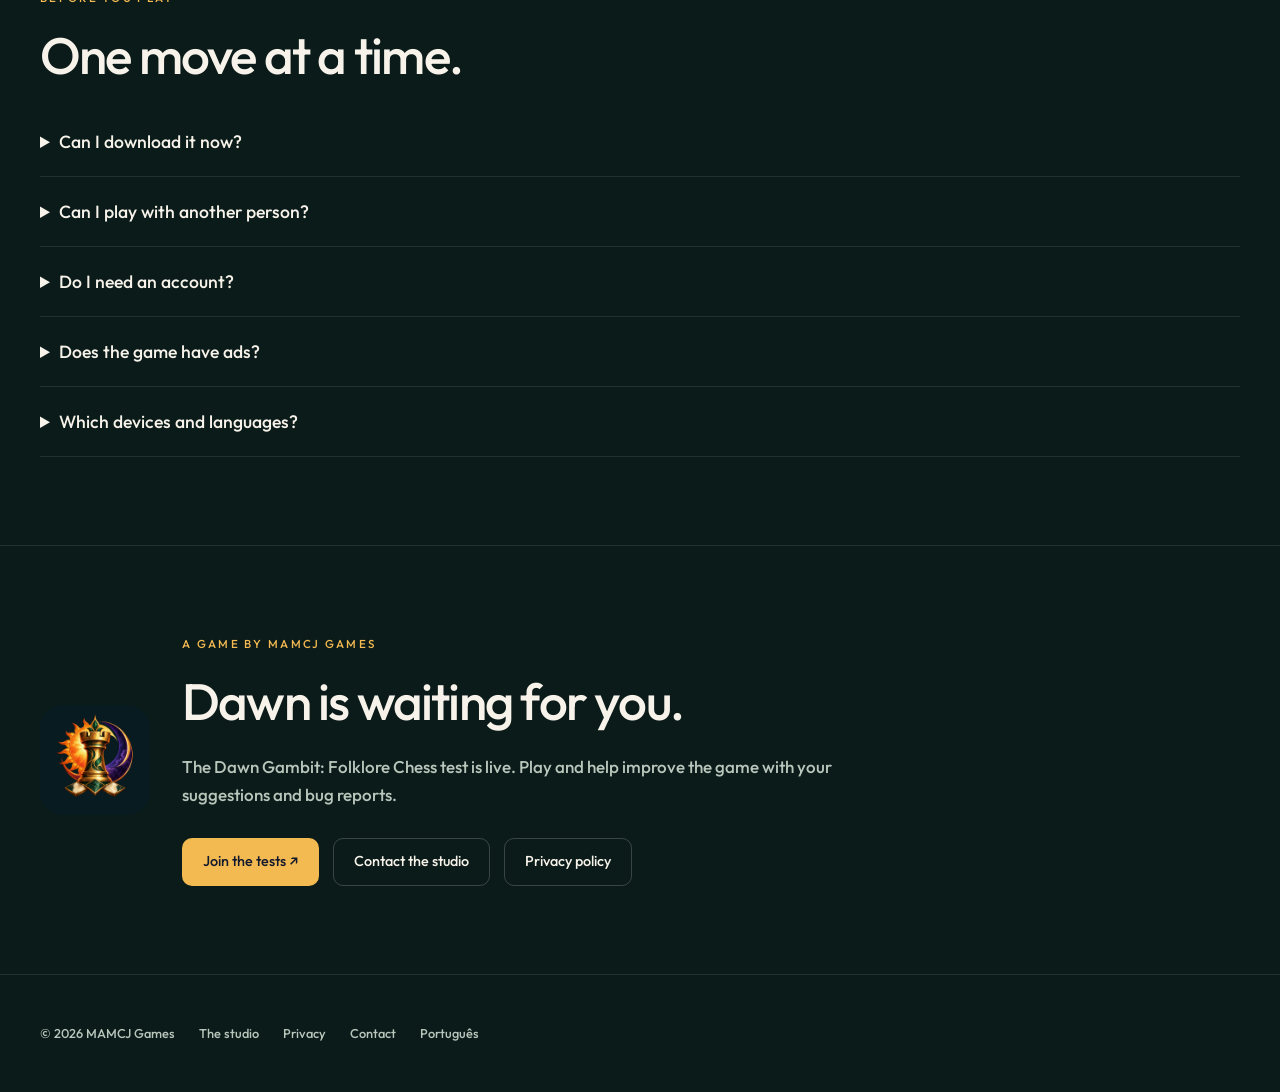
<file: en/dawngambit/index.html>
<!doctype html>
<html lang="en">
<head>
<meta charset="utf-8"><meta name="viewport" content="width=device-width, initial-scale=1">
<title>Dawn Gambit: Folklore Chess · MAMCJ Games</title>
<meta name="description" content="Legends take the board. Discover Dawn Gambit: 3D chess, a journey across six Brazilian biomes and twelve folklore characters.">
<link rel="canonical" href="https://mamcjgames.com/en/dawngambit/">
<link rel="alternate" hreflang="pt-BR" href="https://mamcjgames.com/dawngambit/"><link rel="alternate" hreflang="en" href="https://mamcjgames.com/en/dawngambit/"><link rel="alternate" hreflang="x-default" href="https://mamcjgames.com/dawngambit/">
<link rel="icon" type="image/png" href="/assets/dawngambit/icon.png">
<meta property="og:type" content="website"><meta property="og:title" content="Dawn Gambit: Folklore Chess"><meta property="og:description" content="Bring dawn back, one move at a time. 3D chess with Brazilian folklore."><meta property="og:url" content="https://mamcjgames.com/en/dawngambit/"><meta property="og:image" content="https://mamcjgames.com/assets/dawngambit/en/feature.png"><meta property="og:image:width" content="1024"><meta property="og:image:height" content="500"><meta property="og:locale" content="en_US"><meta name="twitter:card" content="summary_large_image">
<link rel="stylesheet" href="/assets/brand/studio.css?v=20261013"><link rel="stylesheet" href="/assets/dawngambit/site.css?v=20261014-captures1">
<script src="/assets/dawngambit/trailer.js?v=20261014-trailer1" defer></script>
</head>
<body class="dg">
<a class="skip" href="#main">Skip to content</a>
<header class="site-header"><div class="env barra"><a class="marca" href="/en/"><img src="/assets/brand/v2/logo-dark.svg" alt="MAMCJ Games" width="194" height="49"></a><nav aria-label="Main navigation"><a href="#jogo">The game</a><a class="esconde" href="#trailer">Trailer</a><a class="esconde" href="#galeria">Gallery</a><a href="/en/dawngambit/privacy/">Privacy</a><a class="language" href="/dawngambit/" lang="pt-BR" hreflang="pt-BR" aria-label="Português">PT</a></nav></div></header>
<main id="main">
<div class="dg-hero"><div class="env"><p class="olho">3D chess · Brazilian folklore</p><img class="dg-art" src="/assets/dawngambit/en/feature.png" alt="Dawn Gambit: Folklore Chess. Curupira and Cuca face each other, with a stone chessboard between them." width="1024" height="500" fetchpriority="high">
  <div class="dg-intro"><div><h1>Legends take <span>the board.</span></h1><p class="sub">Bring dawn back, one move at a time.</p></div><div><div class="botoes"><a class="botao" href="https://groups.google.com/a/mamcjgames.com/g/testers" target="_blank" rel="noopener">Join the tests ↗</a><a class="botao fantasma" href="#jogo">Discover the journey ↓</a></div><p class="dg-availability">The test is live! Join the MAMCJ Games testers group, the same one used for Plumi's Journey, and follow the instructions to take part.</p></div></div>
  <div class="dg-stats" aria-label="The game in numbers"><div><strong>6</strong><span>Brazilian biomes</span></div><div><strong>12</strong><span>legendary beings</span></div><div><strong>5</strong><span>Arcade difficulty levels</span></div><div><strong>2</strong><span>languages: EN and PT</span></div></div>
</div></div>
<section id="trailer" class="dg-trailer"><div class="env"><p class="olho">See the game in action</p><h2>Legends come to life.</h2><p class="sub">Discover the board, characters and animated captures of Dawn Gambit.</p>
<div class="dg-trailer-frame"><button class="dg-trailer-button" type="button" data-video-id="t80aa_6yjp0" data-video-title="Dawn Gambit: Folklore Chess trailer in English" aria-label="Play the Dawn Gambit trailer in English"><img src="/assets/dawngambit/en/trailer_20261014.jpg" alt="" width="1280" height="720" loading="lazy"><span class="dg-trailer-play" aria-hidden="true">▶ Watch the trailer</span></button></div>
<div class="dg-trailer-note"><span>English trailer. Development build footage captured on PC. Playing the video loads content from YouTube.</span><a href="https://youtu.be/t80aa_6yjp0" target="_blank" rel="noopener noreferrer">Watch on YouTube ↗</a></div>
<noscript><p class="sub">Use the link above to watch on YouTube.</p></noscript></div></section>
<section id="jogo"><div class="env"><div class="dg-story"><div><p class="olho">Journey of Dawn</p><h2>Night has taken Brazil.<br>Your next move matters.</h2><p class="sub">The Night Haunts have stolen dawn. Curupira gathers the Forest Guardians to challenge Cuca's spell and bring morning back to the Brazilian biomes.</p><p class="sub">Travel through six chapters, follow illustrated scenes and bring chess strategy to the stone board. The rules are classic; the characters are our legends.</p></div><figure><img src="/assets/dawngambit/en/screenshots_20261014/07_abertura_lago_retrato.webp" alt="Opening scene: Curupira stands on the lake shore and talks to Iara, seated on a rock." width="1080" height="1920" loading="lazy"><figcaption>Illustrated opening scene from the current game version.</figcaption></figure></div>
<ul class="lista"><li><h3>A journey to return to</h3><p>A six-chapter story with progress saved on your device so you can continue later.</p></li><li><h3>A match at your pace</h3><p>In Arcade, choose five computer difficulty levels or two players on the same device.</p></li><li><h3>A living chessboard</h3><p>3D characters and animated captures, with animation speed, audio and graphics settings.</p></li></ul>
<p class="dg-biomes">Atlantic Forest · Pampa · Pantanal · Cerrado · Caatinga · Amazon</p></div></section>
<section id="galeria"><div class="env"><p class="olho">Real game screenshots</p><h2>The board changes.<br>Strategy stays.</h2><p class="sub">See the current version rendered on PC with High graphics. Presentation may vary with settings and device. Open an image to see the details.</p>
<div class="dg-gallery dg-gallery-portrait"><figure><a href="/assets/dawngambit/en/screenshots_20261014/01_mata_atlantica_retrato.webp"><img src="/assets/dawngambit/en/screenshots_20261014/01_mata_atlantica_retrato.webp" alt="A portrait match in the Atlantic Forest, with a stone board, vegetation and a river." width="1080" height="1920" loading="lazy"></a><figcaption>Atlantic Forest · Portrait</figcaption></figure><figure><a href="/assets/dawngambit/en/screenshots_20261014/05_menu_retrato.webp"><img src="/assets/dawngambit/en/screenshots_20261014/05_menu_retrato.webp" alt="Main menu in English, with Curupira, Cuca and the Dawn Gambit: Folklore Chess logo." width="1080" height="1920" loading="lazy"></a><figcaption>Main menu · Portrait</figcaption></figure></div>
<div class="dg-gallery"><figure><a href="/assets/dawngambit/en/screenshots_20261014/02_pantanal_paisagem.webp"><img src="/assets/dawngambit/en/screenshots_20261014/02_pantanal_paisagem.webp" alt="A landscape match in the Pantanal, with the new headless mule and its fire on the board." width="1920" height="1080" loading="lazy"></a><figcaption>Pantanal · Landscape</figcaption></figure><figure><a href="/assets/dawngambit/en/screenshots_20261014/03_caatinga_paisagem.webp"><img src="/assets/dawngambit/en/screenshots_20261014/03_caatinga_paisagem.webp" alt="A landscape match in the Caatinga, with dry soil, rocks and cacti around the stone board." width="1920" height="1080" loading="lazy"></a><figcaption>Caatinga · Landscape</figcaption></figure><figure><a href="/assets/dawngambit/en/screenshots_20261014/08_arcade_paisagem.webp"><img src="/assets/dawngambit/en/screenshots_20261014/08_arcade_paisagem.webp" alt="Arcade menu in English, configured for two players in the Amazon environment." width="1920" height="1080" loading="lazy"></a><figcaption>Arcade · Landscape</figcaption></figure></div>
<figure class="dg-wide"><a href="/assets/dawngambit/en/screenshots_20261014/04_amazonia_paisagem.webp"><img src="/assets/dawngambit/en/screenshots_20261014/04_amazonia_paisagem.webp" alt="A chessboard in the Amazon, with the interface adapted to landscape orientation." width="1920" height="1080" loading="lazy"></a><figcaption>Amazon · Landscape</figcaption></figure></div></section>
<section class="dg-legends"><div class="env dg-story"><div><p class="olho">Book of Enchanted Beings</p><h2>Behind each piece,<br>a story.</h2><p class="sub">Discover twelve Brazilian folklore figures in illustrated pages. Legends have many versions: Guardians and Haunts are the groups in this game's story.</p><h3>Forest Guardians</h3><p>Curupira, Iara, Boto, Mula-sem-cabeça, Mapinguari and Saci.</p><h3>Night Haunts</h3><p>Cuca, Corpo-seco, Pisadeira, Lobisomem, Bicho-papão and Matinta.</p></div><figure><img src="/assets/dawngambit/en/screenshots_20261014/06_livro_encantados_retrato.webp" alt="Book of Enchanted Beings open on Curupira's page, with an illustration and text about the legend." width="1080" height="1920" loading="lazy"><figcaption>Book of Enchanted Beings · Curupira's page</figcaption></figure></div></section>
<section class="dg-faq"><div class="env"><p class="olho">Before you play</p><h2>One move at a time.</h2><details><summary>Can I download it now?</summary><p>Yes, the test is live! Join the <a href="https://groups.google.com/a/mamcjgames.com/g/testers" target="_blank" rel="noopener">MAMCJ Games testers group</a> and follow the instructions to access the Dawn Gambit test on Google Play. It is the same group used for Plumi's Journey; existing members do not need to join again. Use the same Google Account for the group and Google Play.</p></details><details><summary>Can I play with another person?</summary><p>Yes, Arcade supports two players on the same device. This version does not include online multiplayer.</p></details><details><summary>Do I need an account?</summary><p>The game does not have its own account registration or login. Campaign progress, matches and preferences are saved locally on your device.</p></details><details><summary>Does the game have ads?</summary><p>There are rewarded ads for assistance features such as hints and undo. They require internet access and are configured as test ads in this version. Read the privacy policy for information on data handling.</p></details><details><summary>Which devices and languages?</summary><p>This version was prepared for Android 10 or later, on 64-bit arm64 devices. Compatibility and performance must be confirmed in Google Play and on each device. English and Portuguese are available, with portrait and landscape layouts.</p></details></div></section>
<section><div class="env dg-closing"><img src="/assets/dawngambit/icon.png" alt="" width="512" height="512" loading="lazy"><div><p class="olho">A game by MAMCJ Games</p><h2>Dawn is waiting for you.</h2><p class="sub">The Dawn Gambit: Folklore Chess test is live. Play and help improve the game with your suggestions and bug reports.</p><div class="botoes"><a class="botao" href="https://groups.google.com/a/mamcjgames.com/g/testers" target="_blank" rel="noopener">Join the tests ↗</a><a class="botao fantasma" href="mailto:contato@mamcjgames.com?subject=Dawn%20Gambit">Contact the studio</a><a class="botao fantasma" href="/en/dawngambit/privacy/">Privacy policy</a></div></div></div></section>
</main>
<footer><div class="env"><span>© 2026 MAMCJ Games</span><a href="/en/">The studio</a><a href="/en/dawngambit/privacy/">Privacy</a><a href="mailto:contato@mamcjgames.com">Contact</a><a href="/dawngambit/" lang="pt-BR" hreflang="pt-BR">Português</a></div></footer>
</body></html>
</file>
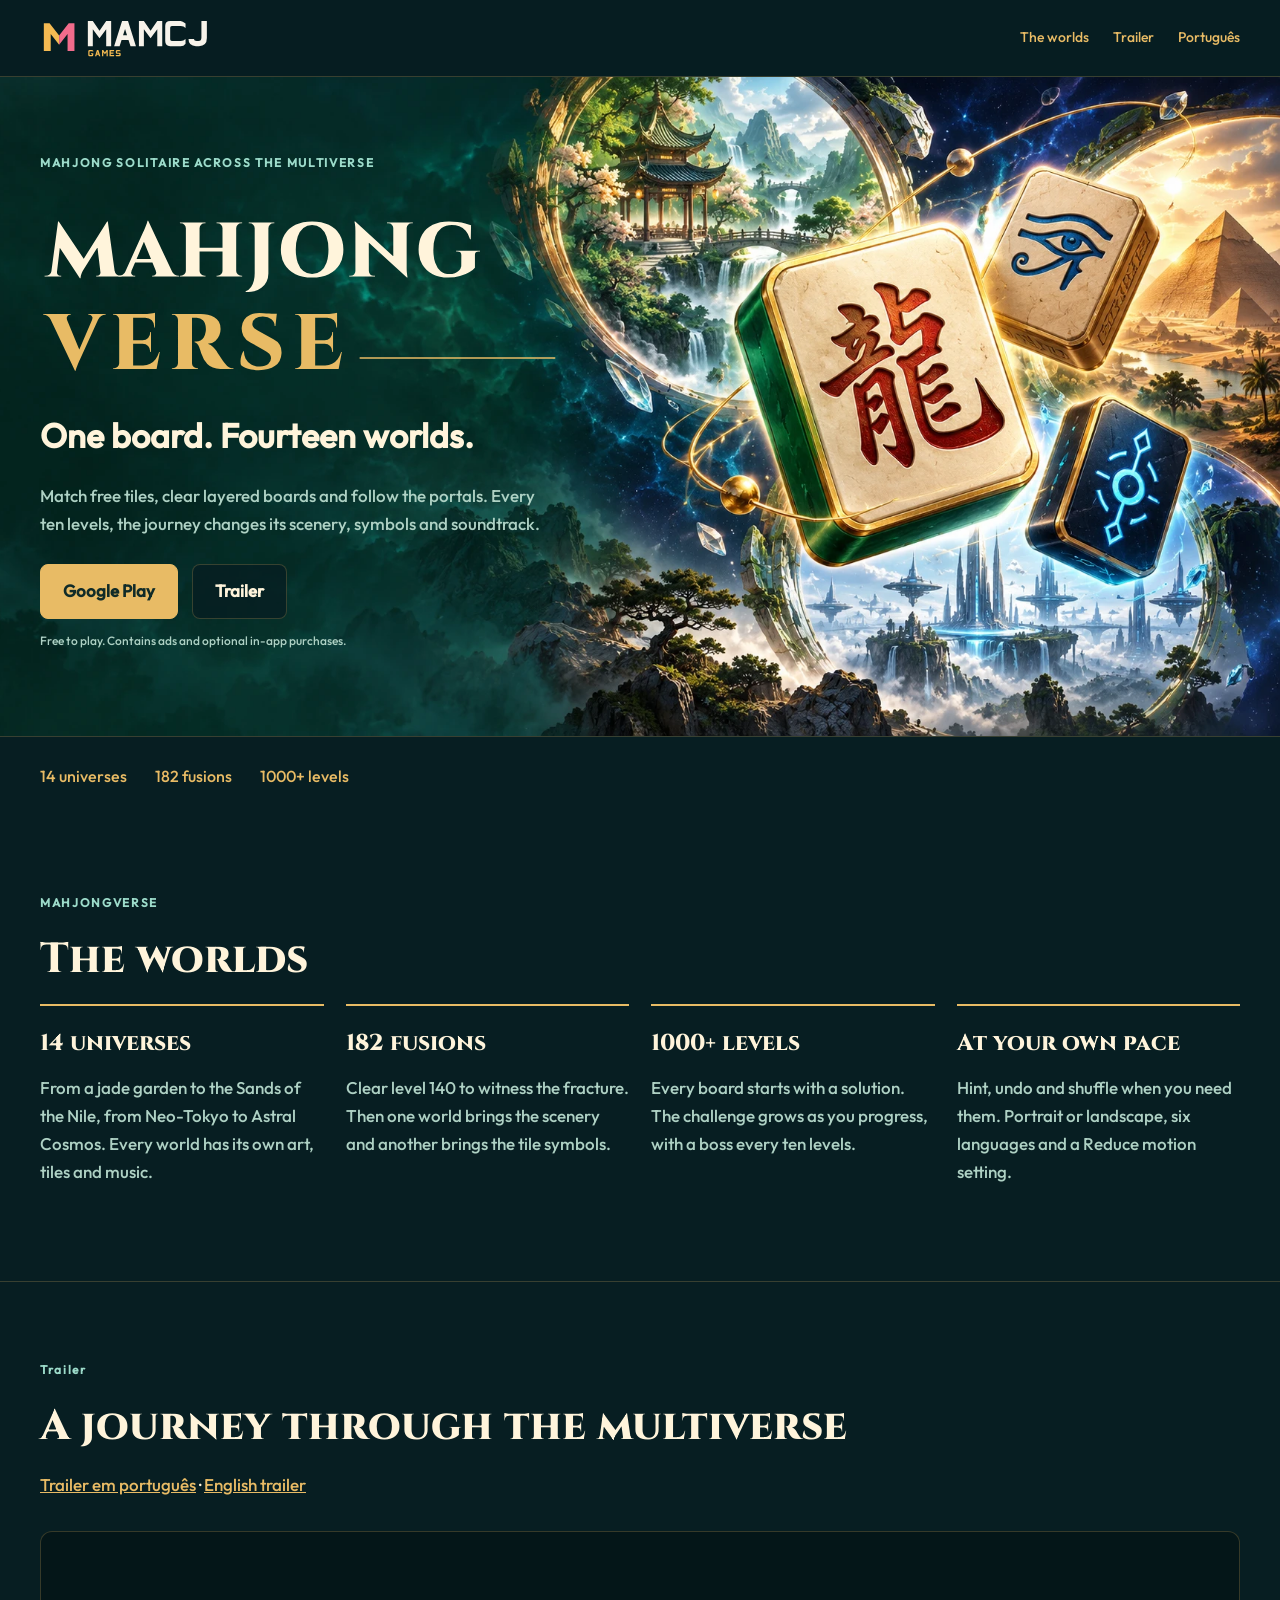
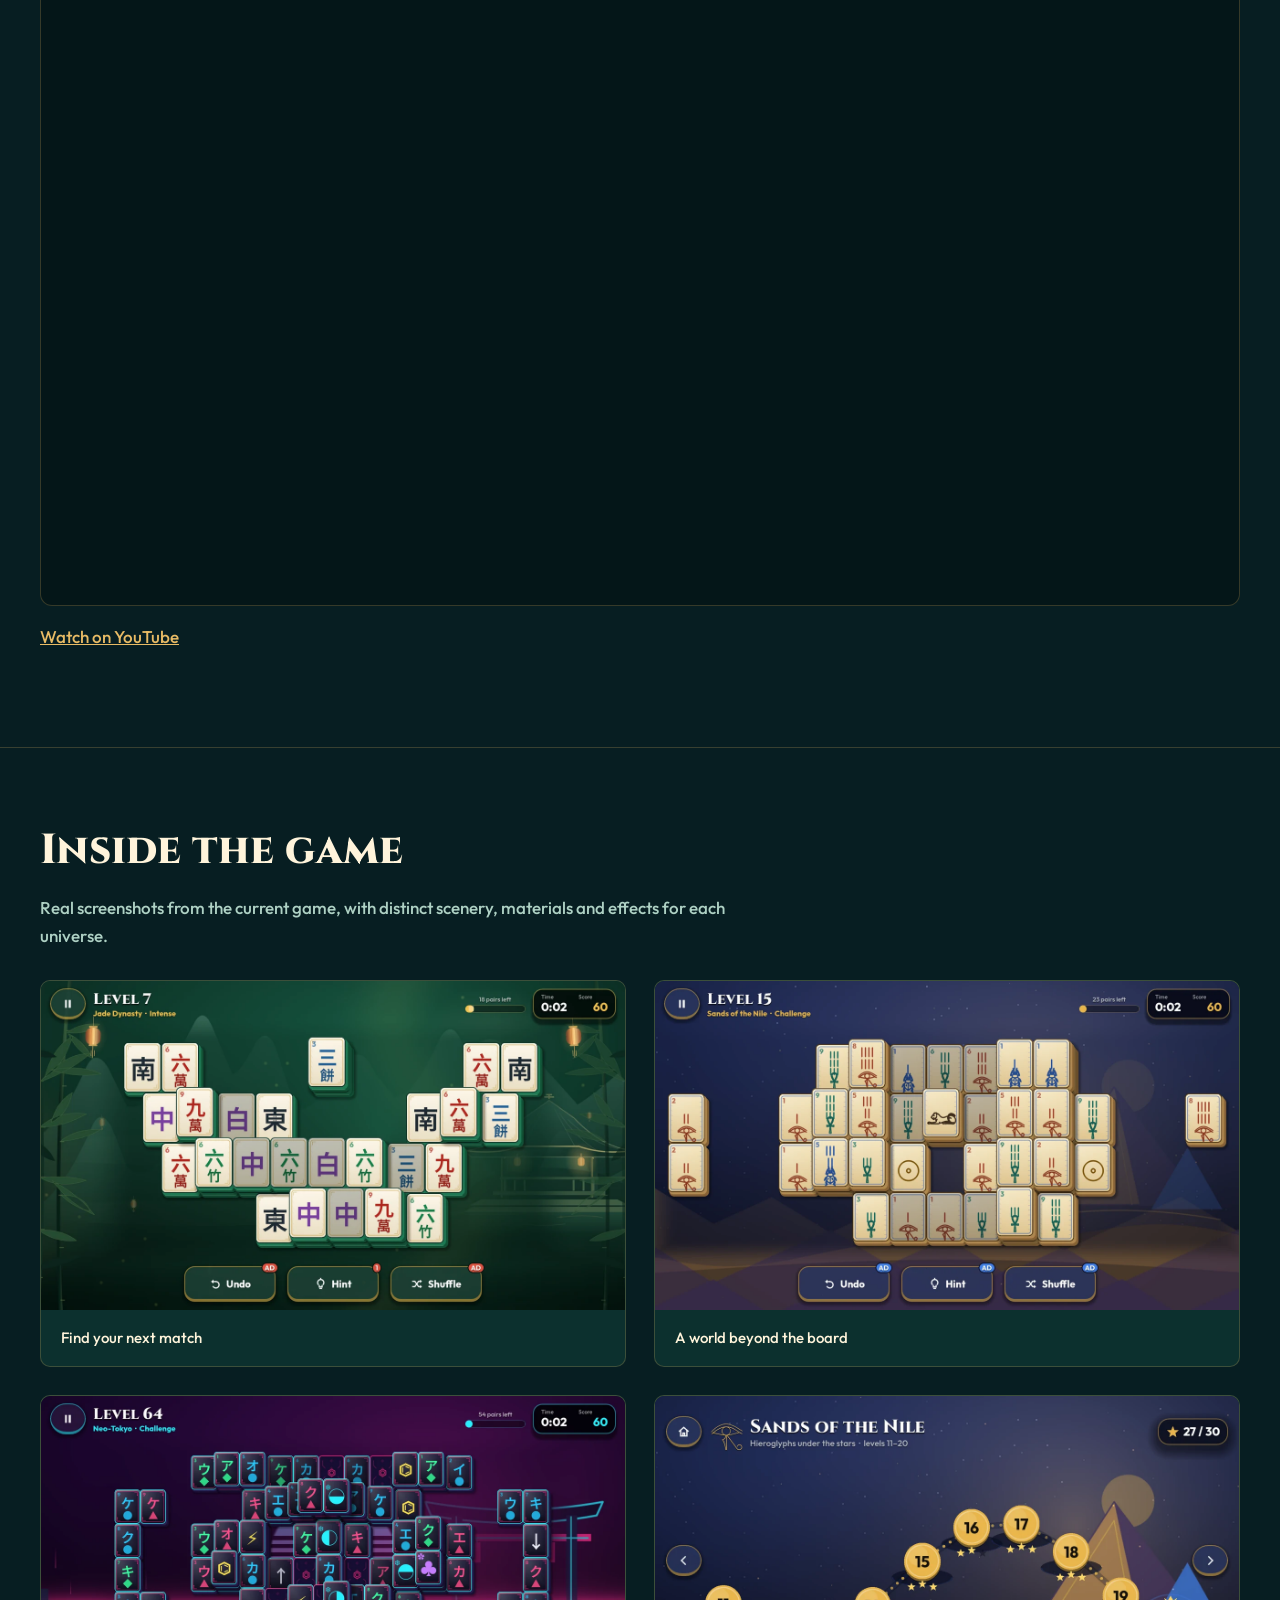
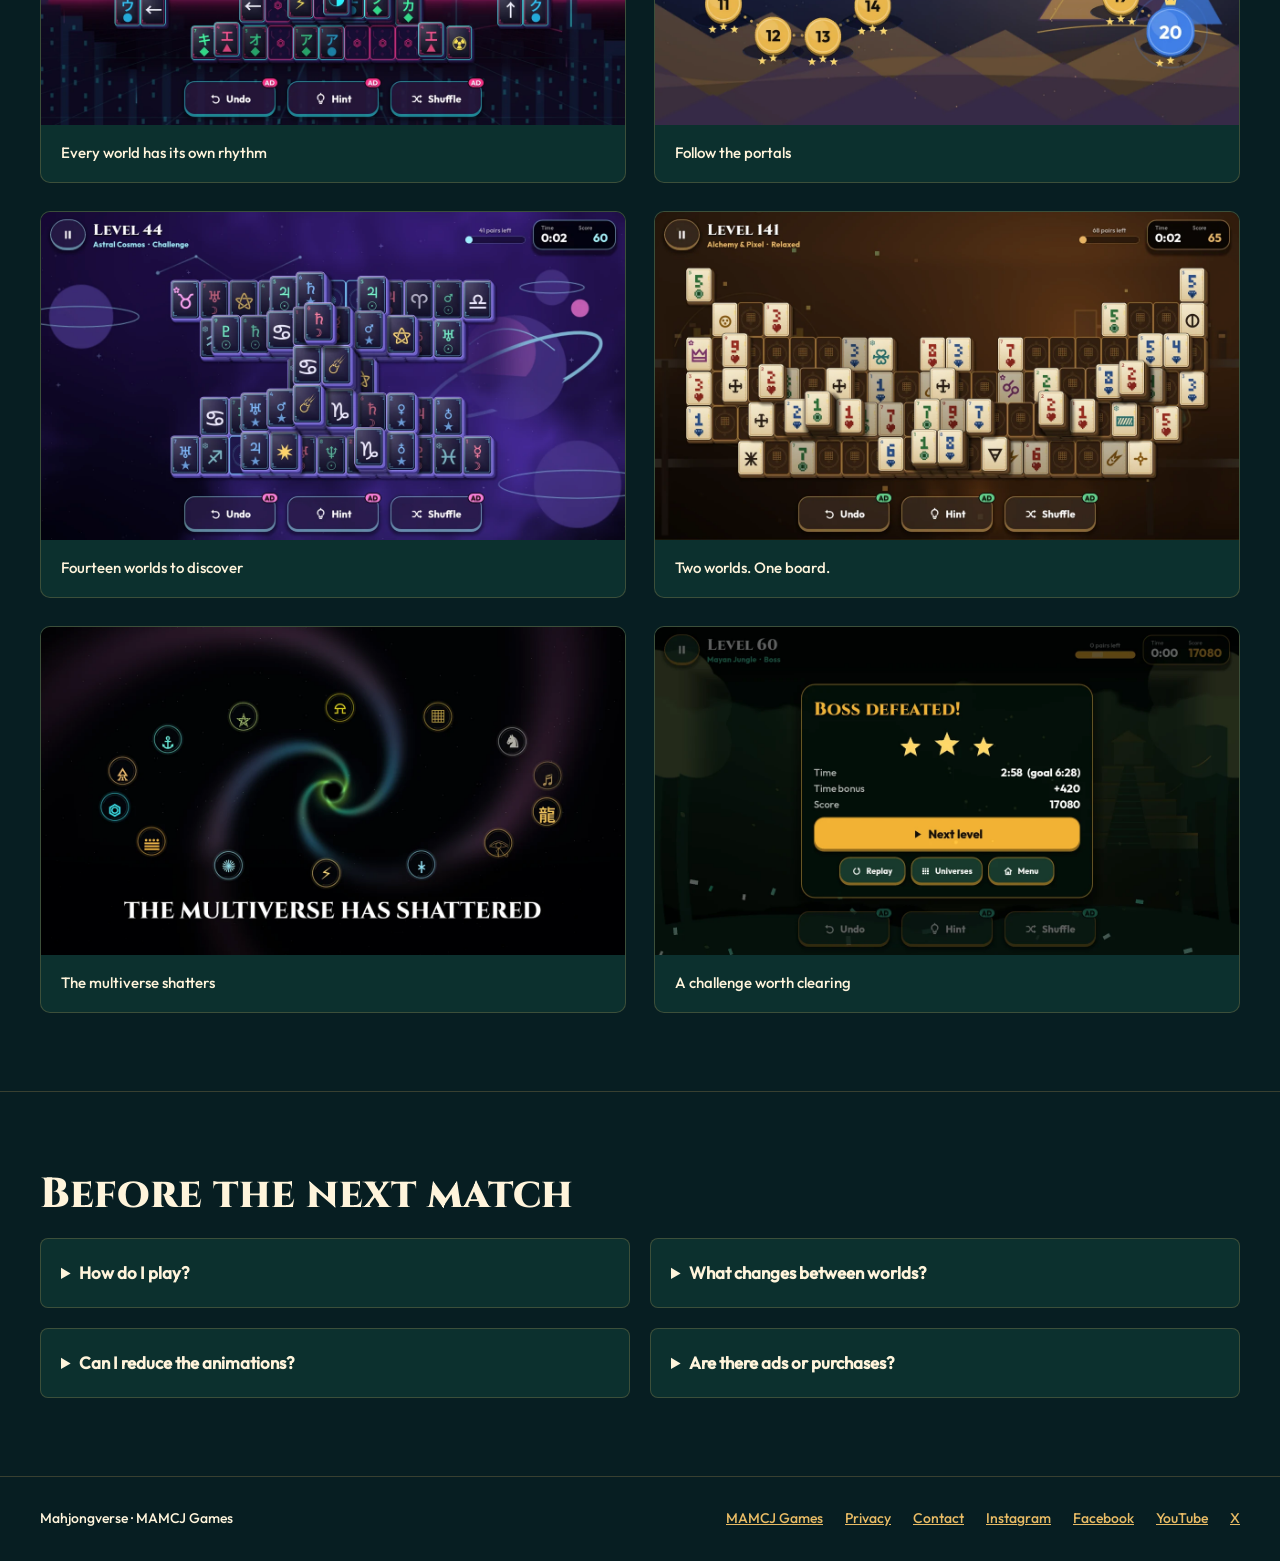
<file: en/mahjongverse/index.html>
<!doctype html>
<html lang="en"><head><meta charset="utf-8"><meta name="viewport" content="width=device-width,initial-scale=1">
<title>Mahjongverse — One board. Fourteen worlds.</title><meta name="description" content="Mahjong solitaire in 14 illustrated universes, with 1000+ levels, cinematic portals and 182 world fusions.">
<link rel="canonical" href="https://mamcjgames.com/en/mahjongverse/"><link rel="alternate" hreflang="pt-BR" href="https://mamcjgames.com/mahjongverse/"><link rel="alternate" hreflang="en" href="https://mamcjgames.com/en/mahjongverse/">
<link rel="icon" href="/assets/mahjongverse/icon.png"><link rel="stylesheet" href="/assets/mahjongverse/site.css">
<meta property="og:type" content="website"><meta property="og:title" content="Mahjongverse"><meta property="og:description" content="Mahjong solitaire in 14 illustrated universes, with 1000+ levels, cinematic portals and 182 world fusions."><meta property="og:url" content="https://mamcjgames.com/en/mahjongverse/"><meta property="og:image" content="https://mamcjgames.com/assets/mahjongverse/en/social.png"><meta property="og:image:width" content="1200"><meta property="og:image:height" content="630"><meta name="twitter:card" content="summary_large_image">
<script type="application/ld+json">{"@context": "https://schema.org", "@type": "VideoGame", "name": "Mahjongverse", "url": "https://mamcjgames.com/en/mahjongverse/", "description": "Mahjong solitaire in 14 illustrated universes, with 1000+ levels, cinematic portals and 182 world fusions.", "genre": "Mahjong solitaire", "gamePlatform": "Android", "inLanguage": ["en", "pt-BR", "es", "fr", "de", "it"], "author": {"@type": "Organization", "name": "MAMCJ Games"}}</script><script src="/assets/mahjongverse/site.js" defer></script><link rel="stylesheet" href="/assets/brand/shared.css?v=20261011">
</head>
<body><a class="skip" href="#main">The worlds</a><header><div class="wrap nav"><a class="studio studio-v2" href="/en/"><img src="/assets/brand/v2/logo-dark.svg" alt="MAMCJ Games" width="194" height="49"></a><nav aria-label="Navigation"><a class="hide-mobile" href="#worlds">The worlds</a><a href="#trailer">Trailer</a><a href="/mahjongverse/" lang="pt-BR">Português</a></nav></div></header>
<main id="main"><div class="hero"><div class="hero-media"><img src="/assets/mahjongverse/key-art.webp" alt="" width="1774" height="887" fetchpriority="high"></div><div class="wrap"><div class="hero-content"><p class="eyebrow">MAHJONG SOLITAIRE ACROSS THE MULTIVERSE</p><h1><img src="/assets/mahjongverse/wordmark.svg" alt="Mahjongverse" width="720" height="260"></h1><p class="lead">One board. Fourteen worlds.</p><p class="body-copy">Match free tiles, clear layered boards and follow the portals. Every ten levels, the journey changes its scenery, symbols and soundtrack.</p><div class="actions"><a class="button" href="https://play.google.com/store/apps/details?id=com.mamcjr.mahjongverse">Google Play</a><a class="button secondary" href="#trailer">Trailer</a></div><p class="note">Free to play. Contains ads and optional in-app purchases.</p></div></div></div>
<div class="wrap stats"><span>14 universes</span><span>182 fusions</span><span>1000+ levels</span></div>
<section id="worlds"><div class="wrap"><p class="eyebrow">MAHJONGVERSE</p><h2>The worlds</h2><div class="cards"><article><h3>14 universes</h3><p>From a jade garden to the Sands of the Nile, from Neo-Tokyo to Astral Cosmos. Every world has its own art, tiles and music.</p></article><article><h3>182 fusions</h3><p>Clear level 140 to witness the fracture. Then one world brings the scenery and another brings the tile symbols.</p></article><article><h3>1000+ levels</h3><p>Every board starts with a solution. The challenge grows as you progress, with a boss every ten levels.</p></article><article><h3>At your own pace</h3><p>Hint, undo and shuffle when you need them. Portrait or landscape, six languages and a Reduce motion setting.</p></article></div></div></section>
<section id="trailer"><div class="wrap"><p class="eyebrow">Trailer</p><h2>A journey through the multiverse</h2><p class="trailer-languages"><a href="/mahjongverse/#trailer">Trailer em português</a> · <a href="/en/mahjongverse/#trailer">English trailer</a></p><div class="video"><iframe src="https://www.youtube-nocookie.com/embed/YIVyTxUkOCA?hl=en&amp;rel=0&amp;playsinline=1" title="Mahjongverse — Trailer — English" width="1280" height="720" loading="lazy" referrerpolicy="strict-origin-when-cross-origin" allow="accelerometer; autoplay; clipboard-write; encrypted-media; gyroscope; picture-in-picture; web-share" allowfullscreen></iframe></div><p><a href="https://youtu.be/YIVyTxUkOCA" target="_blank" rel="noopener noreferrer">Watch on YouTube</a></p></div></section>
<section id="screens"><div class="wrap"><h2>Inside the game</h2><p class="section-lead">Real screenshots from the current game, with distinct scenery, materials and effects for each universe.</p><div class="gallery"><button class="shot" data-shot data-title="Find your next match"><img src="/assets/mahjongverse/en/01_jade.webp" alt="A layered mahjong board in the illustrated Jade Dynasty garden." width="1280" height="720" loading="lazy"><span>Find your next match</span></button><button class="shot" data-shot data-title="A world beyond the board"><img src="/assets/mahjongverse/en/02_nile.webp" alt="Sandstone mahjong tiles with Egyptian symbols beneath a pyramid landscape." width="1280" height="720" loading="lazy"><span>A world beyond the board</span></button><button class="shot" data-shot data-title="Every world has its own rhythm"><img src="/assets/mahjongverse/en/03_neon.webp" alt="A mahjong board with neon symbols in the Neo-Tokyo universe." width="1280" height="720" loading="lazy"><span>Every world has its own rhythm</span></button><button class="shot" data-shot data-title="Follow the portals"><img src="/assets/mahjongverse/en/04_map.webp" alt="The universe map with ten island levels and a boss portal." width="1280" height="720" loading="lazy"><span>Follow the portals</span></button><button class="shot" data-shot data-title="Fourteen worlds to discover"><img src="/assets/mahjongverse/en/05_cosmos.webp" alt="An Astral Cosmos mahjong board with planets and a violet starfield." width="1280" height="720" loading="lazy"><span>Fourteen worlds to discover</span></button><button class="shot" data-shot data-title="Two worlds. One board."><img src="/assets/mahjongverse/en/06_fusion.webp" alt="The first world fusion combines Alchemy Lab scenery and 8-Bit World tiles." width="1280" height="720" loading="lazy"><span>Two worlds. One board.</span></button><button class="shot" data-shot data-title="The multiverse shatters"><img src="/assets/mahjongverse/en/07_fracture.webp" alt="Fourteen universe emblems orbit a cosmic rift during the fracture cinematic." width="1280" height="720" loading="lazy"><span>The multiverse shatters</span></button><button class="shot" data-shot data-title="A challenge worth clearing"><img src="/assets/mahjongverse/en/08_boss.webp" alt="The victory screen after clearing a boss, showing stars and the next universe." width="1280" height="720" loading="lazy"><span>A challenge worth clearing</span></button></div></div></section>
<section><div class="wrap"><h2>Before the next match</h2><div class="faq"><details><summary>How do I play?</summary><p>Match two identical free tiles: a tile must have nothing covering it and at least one free side. Complete the pairs to clear the board.</p></details><details><summary>What changes between worlds?</summary><p>Illustrated scenery, symbols, tile materials, particles and soundtrack. After level 140, the universes begin to fuse.</p></details><details><summary>Can I reduce the animations?</summary><p>Yes. Turn on Reduce motion in Settings. The preference is saved, and transitions keep the story messages.</p></details><details><summary>Are there ads or purchases?</summary><p>The game is free to play, with ads and optional in-app purchases. Ads, purchases and Google Play Games services need a connection.</p></details></div></div></section></main>
<footer><div class="wrap foot"><span>Mahjongverse · MAMCJ Games</span><nav><a href="/en/">MAMCJ Games</a><a href="/mahjongverse-site/privacy/">Privacy</a><a href="mailto:contato@mamcjgames.com">Contact</a><a href="https://www.instagram.com/mamcjgames/" target="_blank" rel="noopener">Instagram</a><a href="https://www.facebook.com/profile.php?id=61595266771892" target="_blank" rel="noopener">Facebook</a><a href="https://www.youtube.com/@mamcj_games" target="_blank" rel="noopener">YouTube</a><a href="https://x.com/MAMCJGames" target="_blank" rel="noopener">X</a></nav></div></footer>
<dialog class="lightbox" id="lightbox" aria-labelledby="shot-title"><div class="lightbox-bar"><span id="shot-title"></span><div><button data-prev aria-label="Previous screenshot">←</button><button data-next aria-label="Next screenshot">→</button><button data-close>Close screenshot</button></div></div><img alt=""></dialog></body></html>
</file>
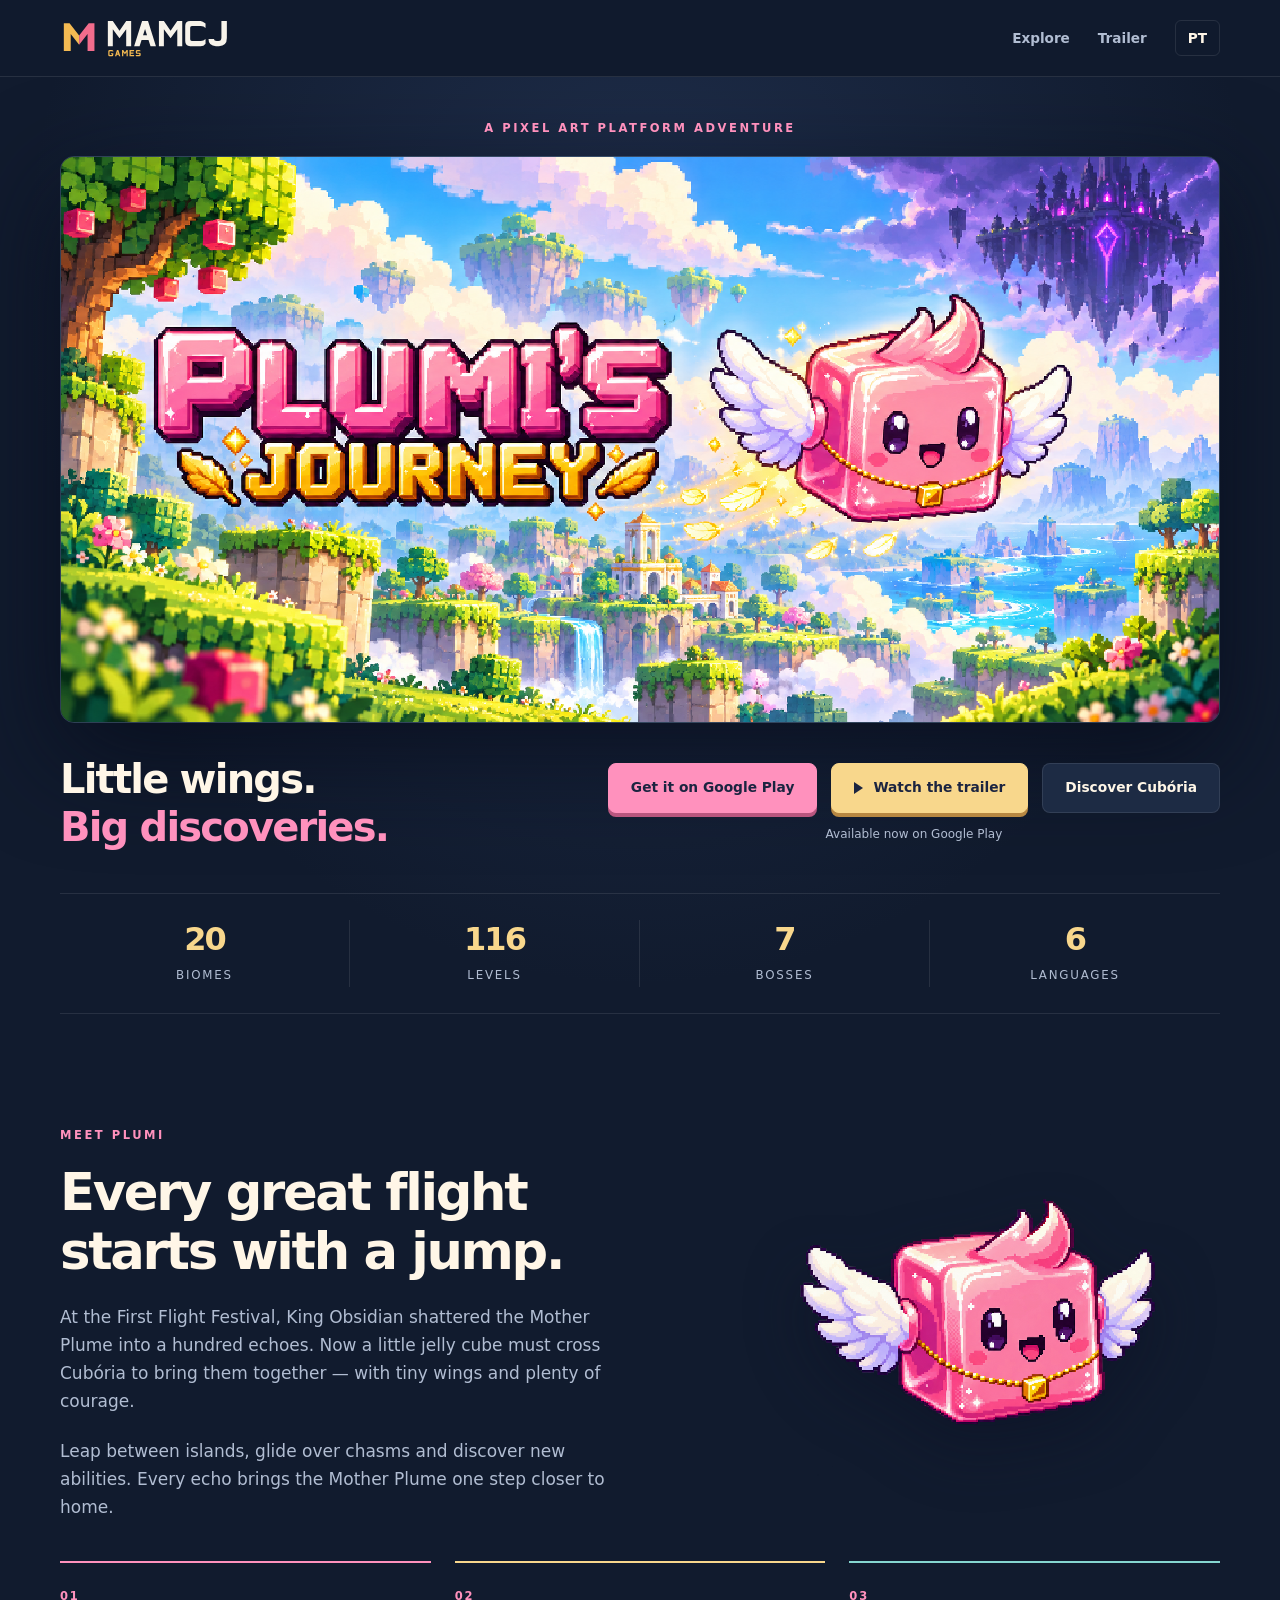
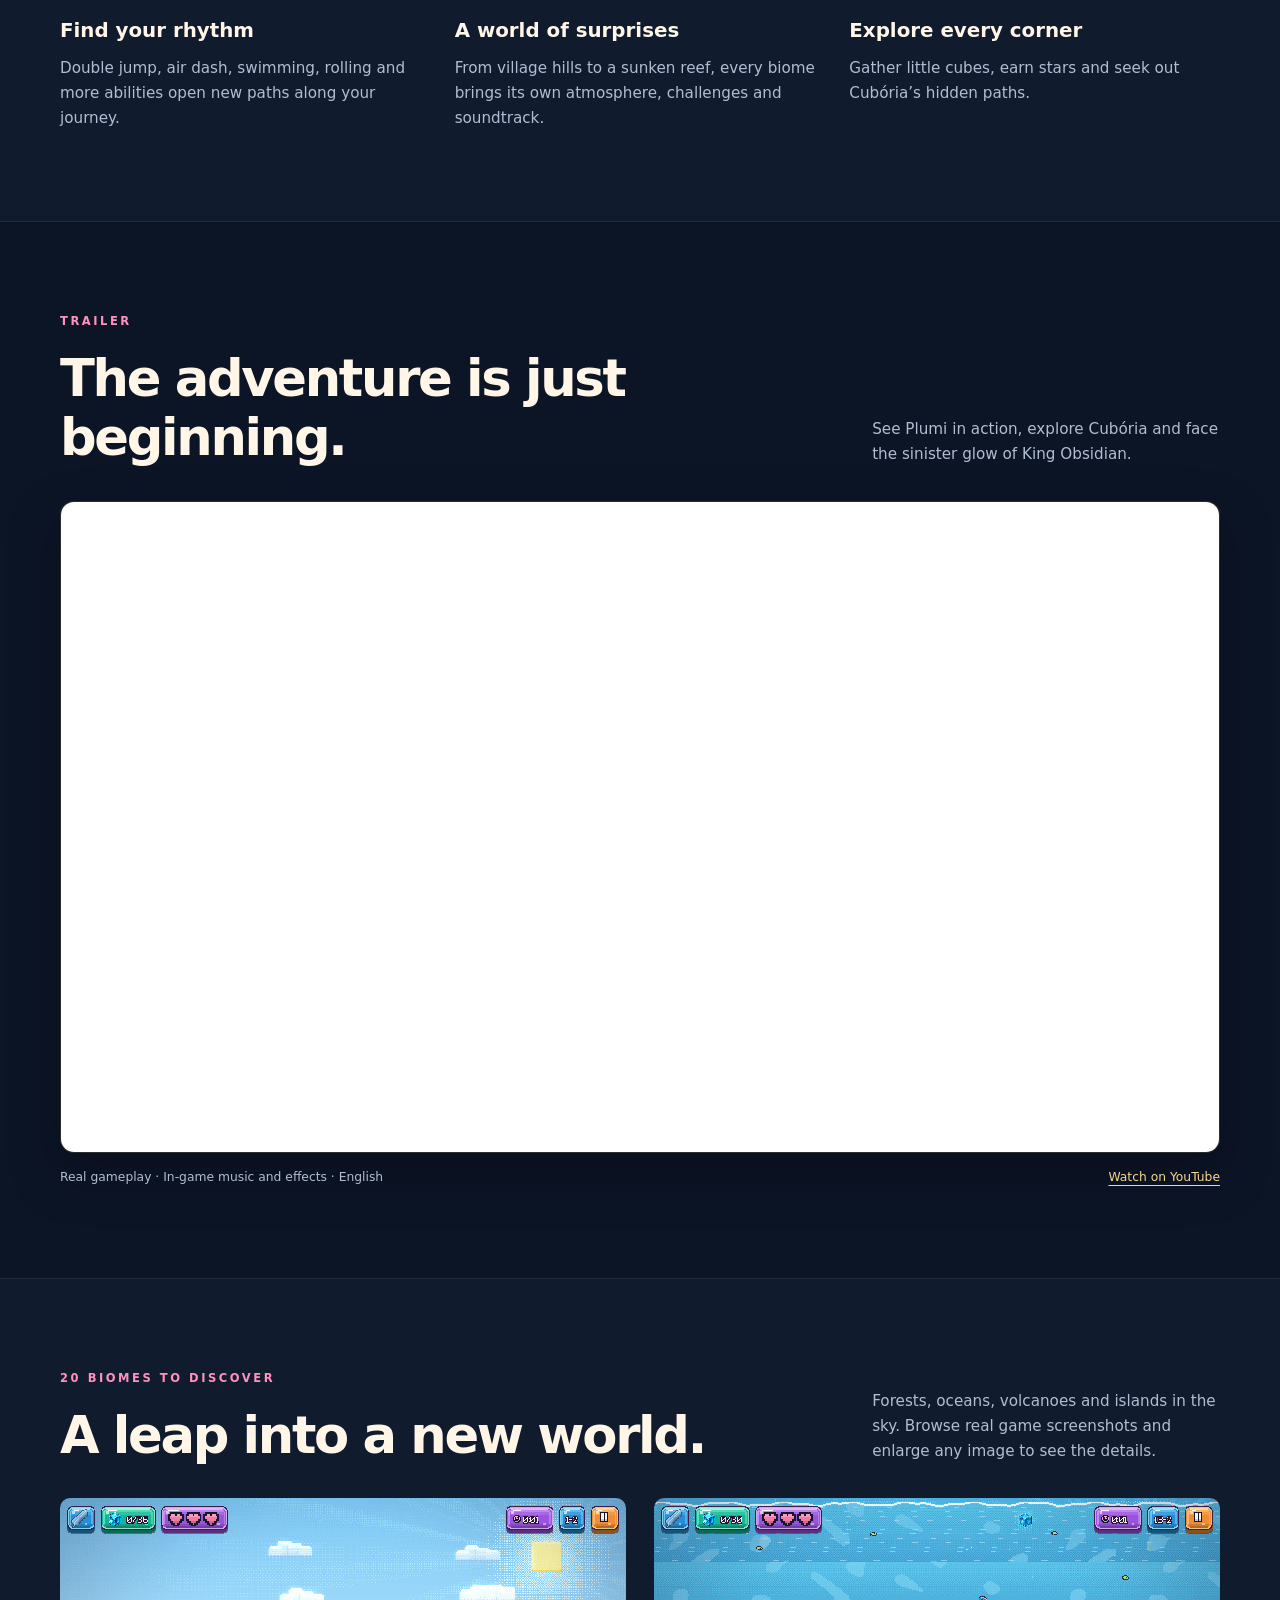
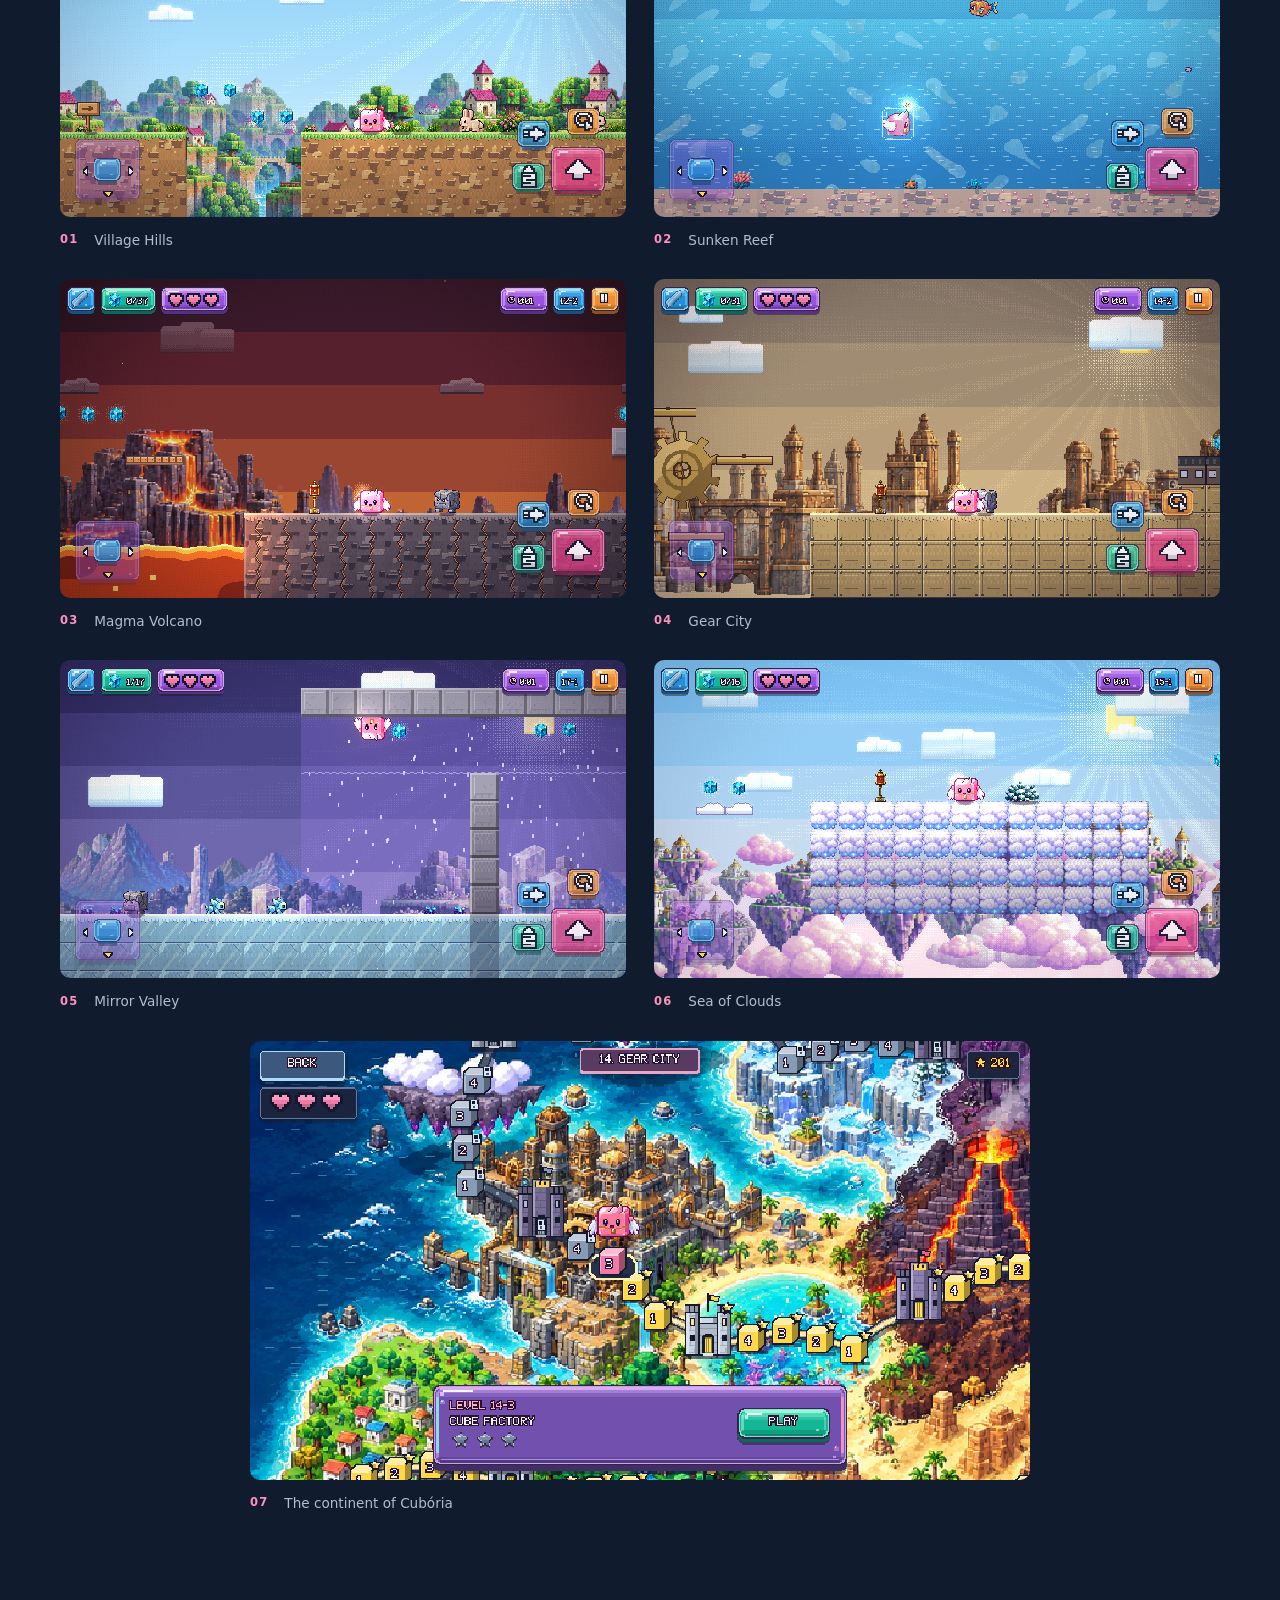
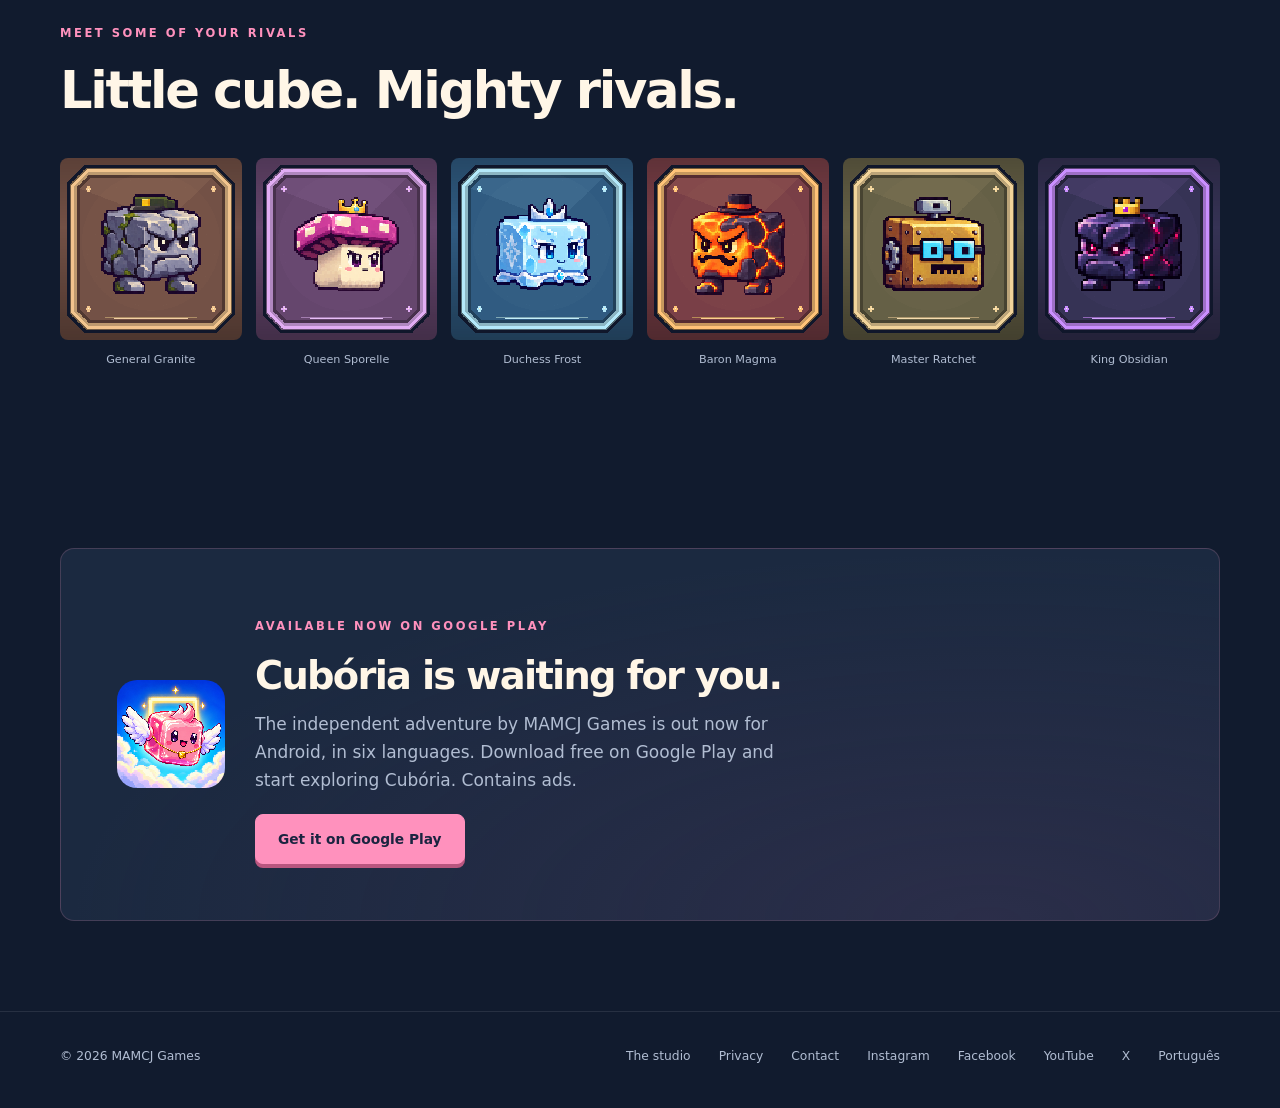
<file: en/plumis-journey/index.html>
<!doctype html>
<html lang="en">
<head>
<meta charset="utf-8">
<meta name="viewport" content="width=device-width, initial-scale=1">
<title>Plumi’s Journey · MAMCJ Games</title>
<meta name="description" content="Little wings. A big adventure. Help Plumi gather the hundred echoes of the Mother Plume in a pixel art platform adventure across 20 biomes. Available now for Android on Google Play. Free to play, with ads.">
<link rel="canonical" href="https://mamcjgames.com/en/plumis-journey/">
<link rel="alternate" hreflang="pt-BR" href="https://mamcjgames.com/plumis-journey/">
<link rel="alternate" hreflang="en" href="https://mamcjgames.com/en/plumis-journey/">
<link rel="alternate" hreflang="x-default" href="https://mamcjgames.com/plumis-journey/">
<link rel="icon" type="image/png" href="/assets/img/plumis/icone.png?v=e034f26c8d8f">
<link rel="apple-touch-icon" href="/assets/img/plumis/icone.png?v=e034f26c8d8f">
<meta property="og:type" content="website">
<meta property="og:title" content="Plumi’s Journey">
<meta property="og:description" content="Little wings. A big adventure. Help Plumi gather the hundred echoes of the Mother Plume in a pixel art platform adventure across 20 biomes. Available now for Android on Google Play. Free to play, with ads.">
<meta property="og:url" content="https://mamcjgames.com/en/plumis-journey/">
<meta property="og:image" content="https://mamcjgames.com/assets/img/plumis/lancamento_en.png?v=496210c235cf">
<meta property="og:image:width" content="1600">
<meta property="og:image:height" content="900">
<meta property="og:locale" content="en_US">
<meta name="twitter:card" content="summary_large_image">
<link rel="stylesheet" href="/assets/plumi/marketing.css?v=2094fd66e299">
<script src="/assets/plumi/marketing.js?v=2bd95c7ea73a" defer></script>
<link rel="stylesheet" href="/assets/brand/shared.css?v=20261011">
<meta property="og:image:alt" content="Plumi’s Journey is available now for Android. Plumi, a pink jelly cube with white wings, welcomes you to the adventure.">
<meta name="twitter:image" content="https://mamcjgames.com/assets/img/plumis/lancamento_en.png?v=496210c235cf">
</head>
<body>
<a class="skip" href="#main">Skip to content</a>
<header class="header"><div class="wrap bar">
  <a class="brand studio-v2" href="/en/"><img src="/assets/brand/v2/logo-dark.svg" alt="MAMCJ Games" width="194" height="49"></a>
  <nav class="nav" aria-label="Main navigation"><a class="explore-link" href="#explore">Explore</a><a href="#trailer">Trailer</a><a class="language" href="/plumis-journey/" lang="pt-BR" hreflang="pt-BR" aria-label="Português">PT</a></nav>
</div></header>
<main id="main">
<div class="hero"><div class="wrap">
  <p class="eyebrow">A pixel art platform adventure</p><h1 class="sr">Plumi’s Journey</h1>
  <img class="hero-art" src="/assets/img/plumis/banner_en.png?v=ac29e20f935e" alt="Plumi’s Journey: Plumi, a pink jelly cube with white wings, flies over Cubória’s village and islands." width="1024" height="500" fetchpriority="high">
  <div class="hero-bottom"><p class="tagline">Little wings.<br><span>Big discoveries.</span></p><div><div class="actions"><a class="button test" href="https://play.google.com/store/apps/details?id=com.mamcjr.plumisjourney" target="_blank" rel="noopener" aria-label="Download Plumi’s Journey on Google Play">Get it on Google Play</a><a class="button primary" href="#trailer"><span class="play" aria-hidden="true"></span>Watch the trailer</a><a class="button" href="#explore">Discover Cubória</a></div><span class="availability">Available now on Google Play</span></div></div>
  <div class="stats" aria-label="The adventure in numbers"><div class="stat"><strong>20</strong><span>biomes</span></div><div class="stat"><strong>116</strong><span>levels</span></div><div class="stat"><strong>7</strong><span>bosses</span></div><div class="stat"><strong>6</strong><span>languages</span></div></div>
</div></div>
<section id="story"><div class="wrap">
  <div class="story"><div><p class="eyebrow">Meet Plumi</p><h2>Every great flight starts with a jump.</h2><p>At the First Flight Festival, King Obsidian shattered the Mother Plume into a hundred echoes. Now a little jelly cube must cross Cubória to bring them together — with tiny wings and plenty of courage.</p><p>Leap between islands, glide over chasms and discover new abilities. Every echo brings the Mother Plume one step closer to home.</p></div><img class="mascot" src="/assets/img/plumis/plumi_mascote.png?v=91d7d571261e" alt="A smiling Plumi with a pink tuft, two white side wings and a tiny golden pendant." width="768" height="762" loading="lazy"></div>
  <div class="features"><article class="feature"><b>01</b><h3>Find your rhythm</h3><p>Double jump, air dash, swimming, rolling and more abilities open new paths along your journey.</p></article><article class="feature"><b>02</b><h3>A world of surprises</h3><p>From village hills to a sunken reef, every biome brings its own atmosphere, challenges and soundtrack.</p></article><article class="feature"><b>03</b><h3>Explore every corner</h3><p>Gather little cubes, earn stars and seek out Cubória’s hidden paths.</p></article></div>
</div></section>
<section class="trailer-section" id="trailer"><div class="wrap">
  <div class="section-head"><div><p class="eyebrow">Trailer</p><h2>The adventure is just beginning.</h2></div><p>See Plumi in action, explore Cubória and face the sinister glow of King Obsidian.</p></div>
  <div class="video-frame"><iframe src="https://www.youtube-nocookie.com/embed/pzGdVgLM3rg?hl=en&amp;rel=0&amp;playsinline=1" title="Plumi’s Journey — English trailer" width="1280" height="720" loading="lazy" allow="accelerometer; autoplay; clipboard-write; encrypted-media; gyroscope; picture-in-picture; web-share" referrerpolicy="strict-origin-when-cross-origin" allowfullscreen></iframe></div>
  <p class="video-note"><span>Real gameplay · In-game music and effects · English</span><a href="https://youtu.be/pzGdVgLM3rg" target="_blank" rel="noopener noreferrer">Watch on YouTube</a></p>
</div></section>
<section id="explore"><div class="wrap">
  <div class="section-head"><div><p class="eyebrow">20 biomes to discover</p><h2>A leap into a new world.</h2></div><p>Forests, oceans, volcanoes and islands in the sky. Browse real game screenshots and enlarge any image to see the details.</p></div>
  <div class="gallery"><figure class="shot"><button type="button" data-shot aria-label="Plumi among the houses and trees of the Village Hills."><img src="/assets/img/plumis/en_1_colinas.png?v=13df5e58167e" alt="Plumi among the houses and trees of the Village Hills." width="1920" height="1080" loading="lazy"></button><figcaption><span>01</span><span>Village Hills</span></figcaption></figure><figure class="shot"><button type="button" data-shot aria-label="Plumi dives among corals and sea life in the Sunken Reef."><img src="/assets/img/plumis/en_3_recife.png?v=13916e965aa4" alt="Plumi dives among corals and sea life in the Sunken Reef." width="1920" height="1080" loading="lazy"></button><figcaption><span>02</span><span>Sunken Reef</span></figcaption></figure><figure class="shot"><button type="button" data-shot aria-label="Plumi beside the rivers of lava in Magma Volcano."><img src="/assets/img/plumis/en_2_vulcao.png?v=f38bc04f98aa" alt="Plumi beside the rivers of lava in Magma Volcano." width="1920" height="1080" loading="lazy"></button><figcaption><span>03</span><span>Magma Volcano</span></figcaption></figure><figure class="shot"><button type="button" data-shot aria-label="Plumi explores the machines of Gear City."><img src="/assets/img/plumis/en_4_engrenagens.png?v=036c39ed6084" alt="Plumi explores the machines of Gear City." width="1920" height="1080" loading="lazy"></button><figcaption><span>04</span><span>Gear City</span></figcaption></figure><figure class="shot"><button type="button" data-shot aria-label="Plumi walks upside down in the Mirror Valley."><img src="/assets/img/plumis/en_5_espelho.png?v=7a5e9400a870" alt="Plumi walks upside down in the Mirror Valley." width="1920" height="1080" loading="lazy"></button><figcaption><span>05</span><span>Mirror Valley</span></figcaption></figure><figure class="shot"><button type="button" data-shot aria-label="Plumi among the platforms and clouds of the sky islands."><img src="/assets/img/plumis/en_6_nuvens.png?v=80373ea969c3" alt="Plumi among the platforms and clouds of the sky islands." width="1920" height="1080" loading="lazy"></button><figcaption><span>06</span><span>Sea of Clouds</span></figcaption></figure><figure class="shot map-shot"><button type="button" data-shot aria-label="Cubória’s map, with its paths, castles and oceans."><img src="/assets/img/plumis/en_8_mapa.png?v=6534f2be4d36" alt="Cubória’s map, with its paths, castles and oceans." width="1920" height="1080" loading="lazy"></button><figcaption><span>07</span><span>The continent of Cubória</span></figcaption></figure></div>
</div></section>
<section class="boss-section"><div class="wrap">
  <p class="eyebrow">Meet some of your rivals</p><h2>Little cube. Mighty rivals.</h2><div class="bosses"><figure><img src="/assets/img/plumis/conquistas/general_granito.png?v=94cd2e736e19" alt="" width="512" height="512" loading="lazy"><figcaption>General Granite</figcaption></figure><figure><img src="/assets/img/plumis/conquistas/rainha_esporinha.png?v=02a036f76d4d" alt="" width="512" height="512" loading="lazy"><figcaption>Queen Sporelle</figcaption></figure><figure><img src="/assets/img/plumis/conquistas/duquesa_geada.png?v=47e8ce00849d" alt="" width="512" height="512" loading="lazy"><figcaption>Duchess Frost</figcaption></figure><figure><img src="/assets/img/plumis/conquistas/barao_magma.png?v=e4de14d4c179" alt="" width="512" height="512" loading="lazy"><figcaption>Baron Magma</figcaption></figure><figure><img src="/assets/img/plumis/conquistas/mestre_catraca.png?v=79aaa3f040f1" alt="" width="512" height="512" loading="lazy"><figcaption>Master Ratchet</figcaption></figure><figure><img src="/assets/img/plumis/conquistas/rei_obsidian.png?v=2211a1525cd3" alt="" width="512" height="512" loading="lazy"><figcaption>King Obsidian</figcaption></figure></div>
</div></section>
<section><div class="wrap"><div class="closing"><img src="/assets/img/plumis/icone.png?v=e034f26c8d8f" alt="" width="512" height="512" loading="lazy"><div><p class="eyebrow">Available now on Google Play</p><h2>Cubória is waiting for you.</h2><p>The independent adventure by MAMCJ Games is out now for Android, in six languages. Download free on Google Play and start exploring Cubória. Contains ads.</p><a class="button test" href="https://play.google.com/store/apps/details?id=com.mamcjr.plumisjourney" target="_blank" rel="noopener" aria-label="Download Plumi’s Journey on Google Play">Get it on Google Play</a></div></div></div></section>
</main>
<footer class="footer"><div class="wrap"><span class="copyright">© 2026 MAMCJ Games</span><a href="/en/">The studio</a><a href="/plumis-journey/privacy/">Privacy</a><a href="mailto:contato@mamcjgames.com">Contact</a><a href="https://www.instagram.com/mamcjgames/" target="_blank" rel="noopener">Instagram</a><a href="https://www.facebook.com/profile.php?id=61595266771892" target="_blank" rel="noopener">Facebook</a><a href="https://www.youtube.com/@mamcj_games" target="_blank" rel="noopener">YouTube</a><a href="https://x.com/MAMCJGames" target="_blank" rel="noopener">X</a><a href="/plumis-journey/" lang="pt-BR">Português</a></div></footer>
<dialog id="lightbox" aria-labelledby="lightbox-title"><div class="lightbox-toolbar"><span id="lightbox-title"></span><button type="button">Close</button></div><img src="/assets/img/plumis/en_1_colinas.png?v=13df5e58167e" alt=""></dialog>
</body>
</html>
</file>
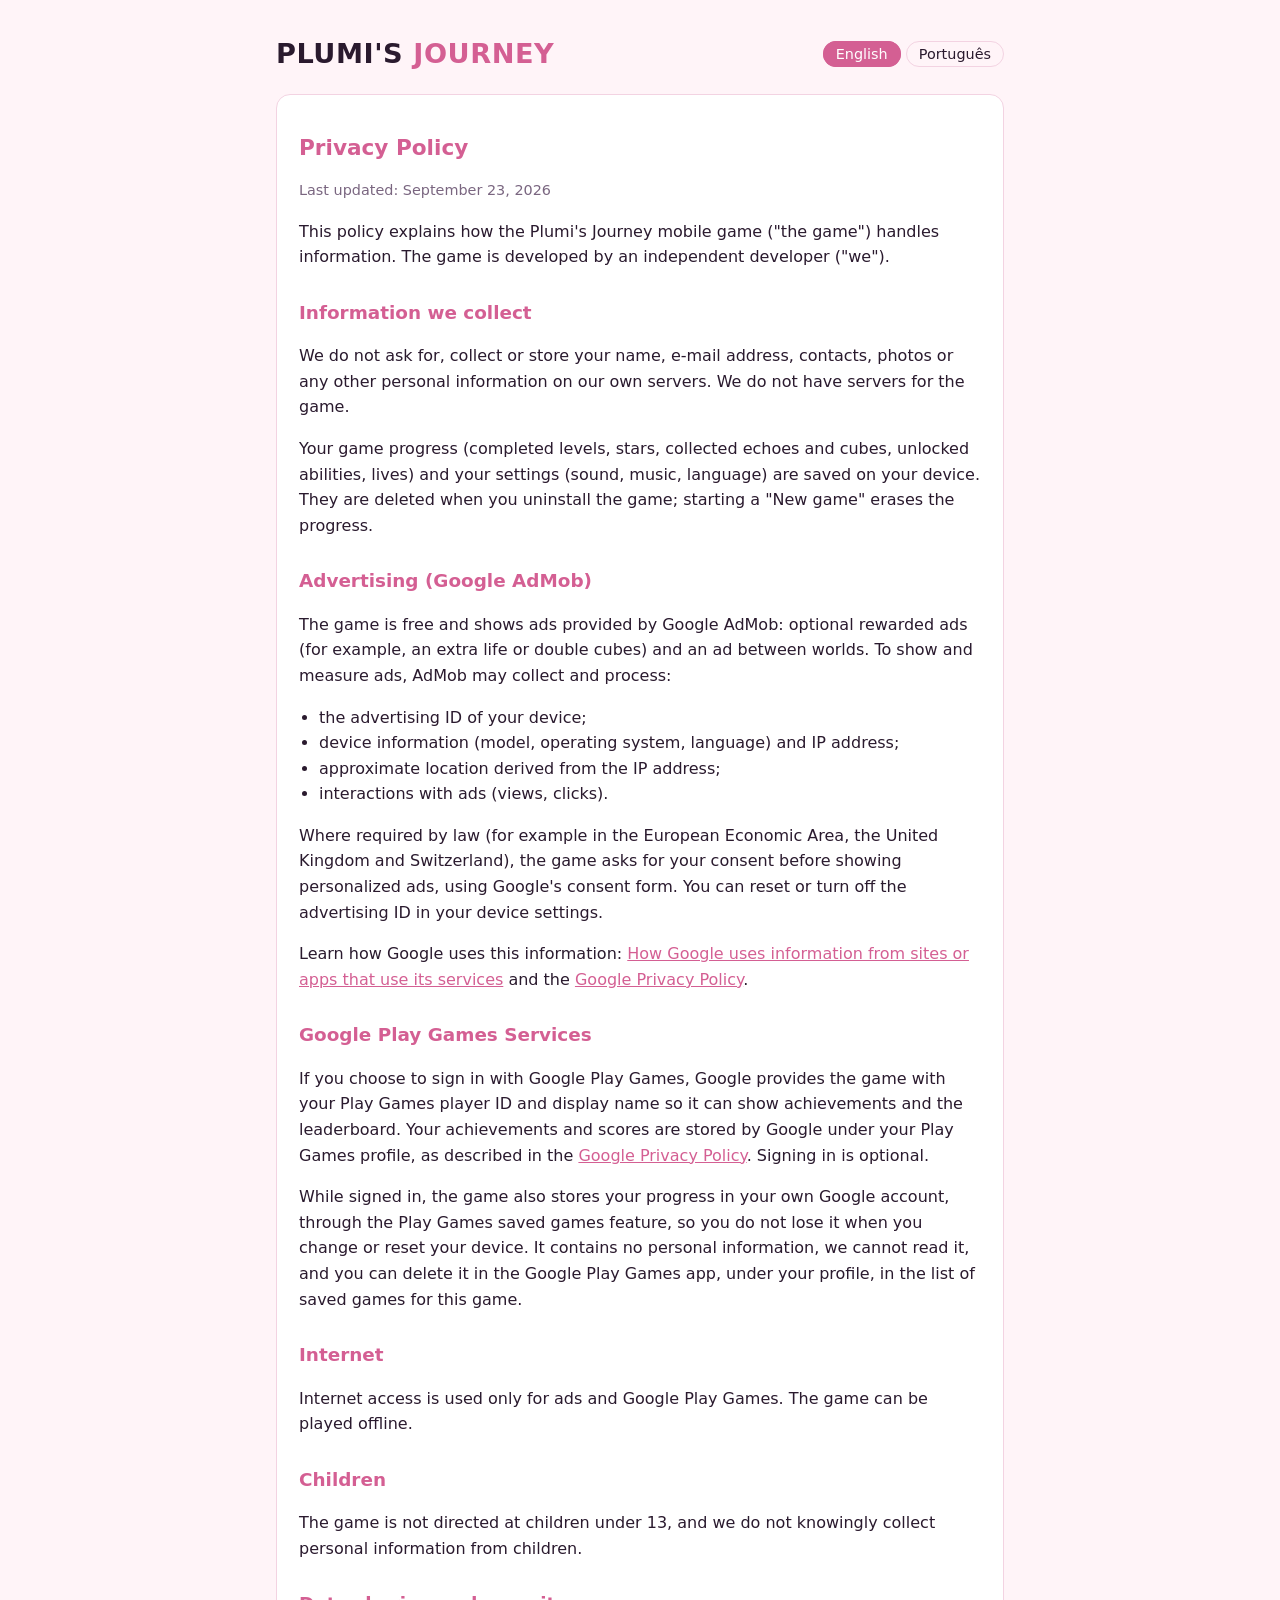
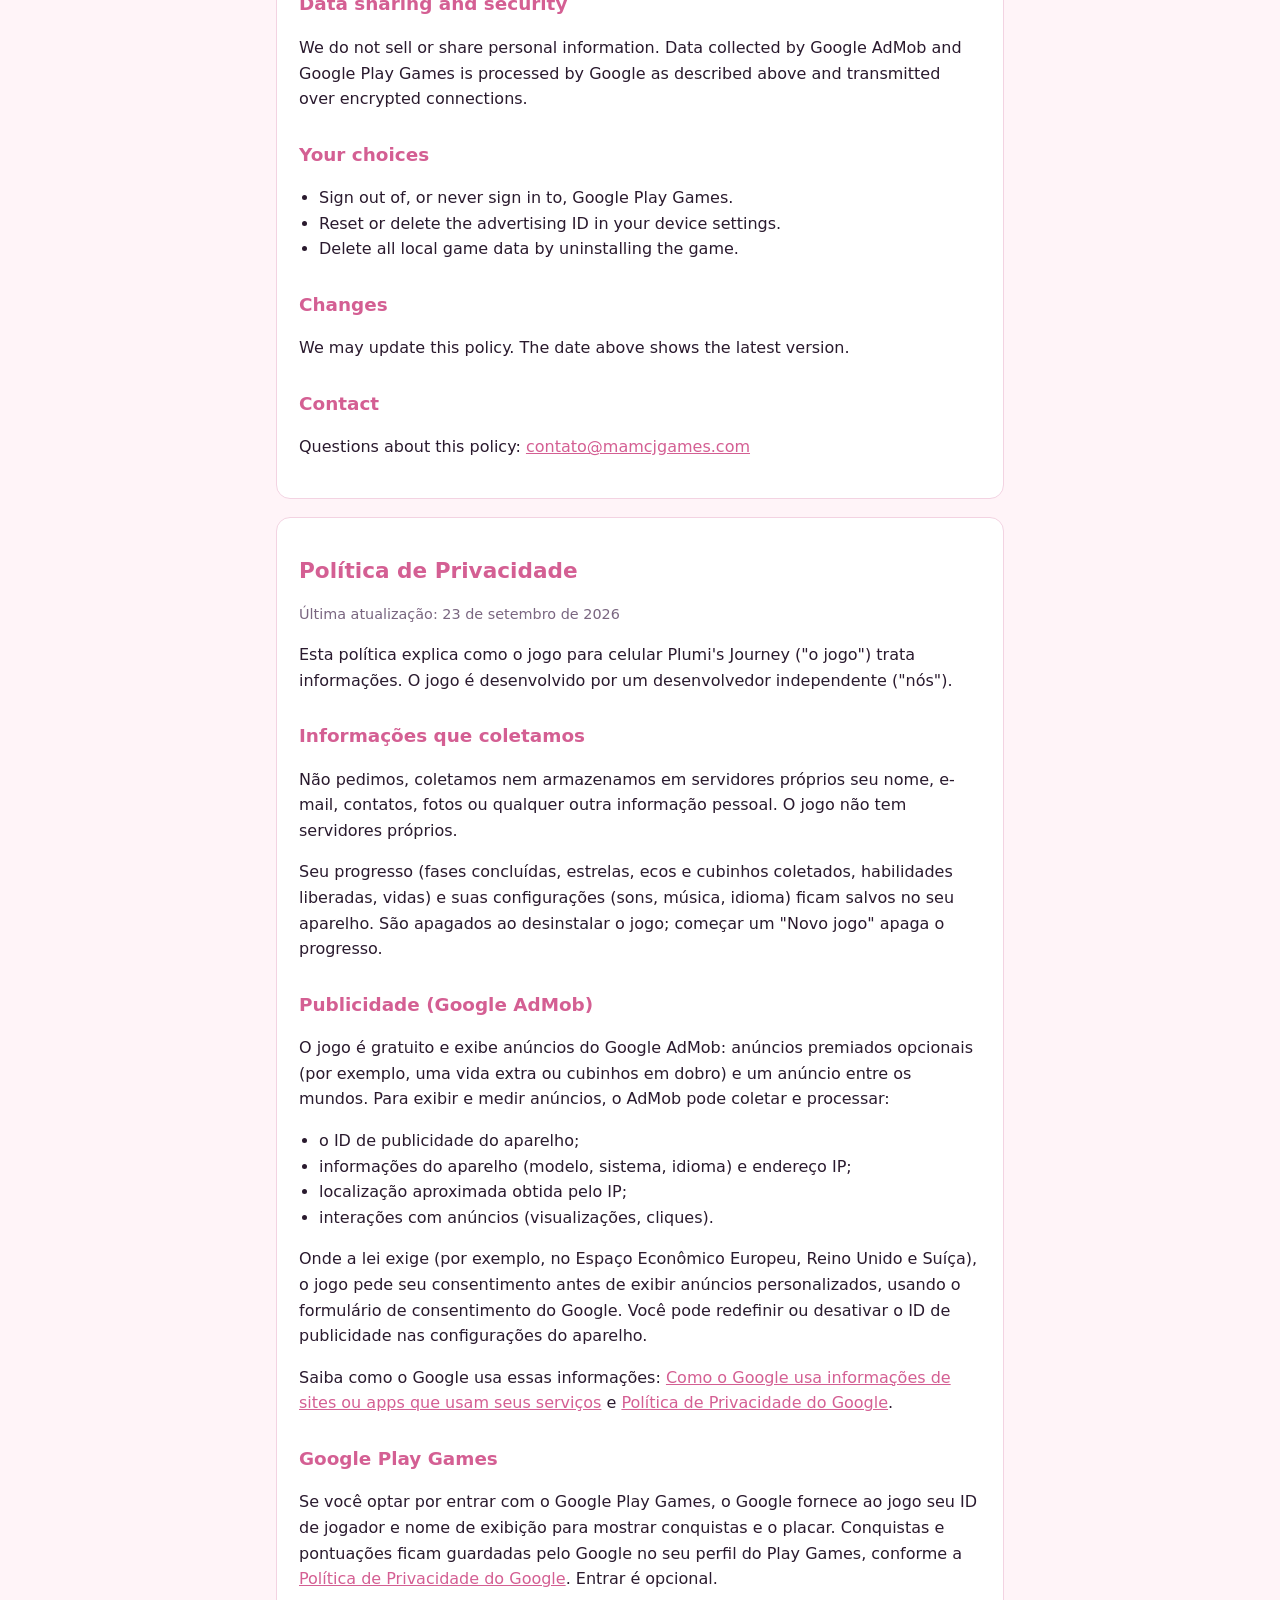
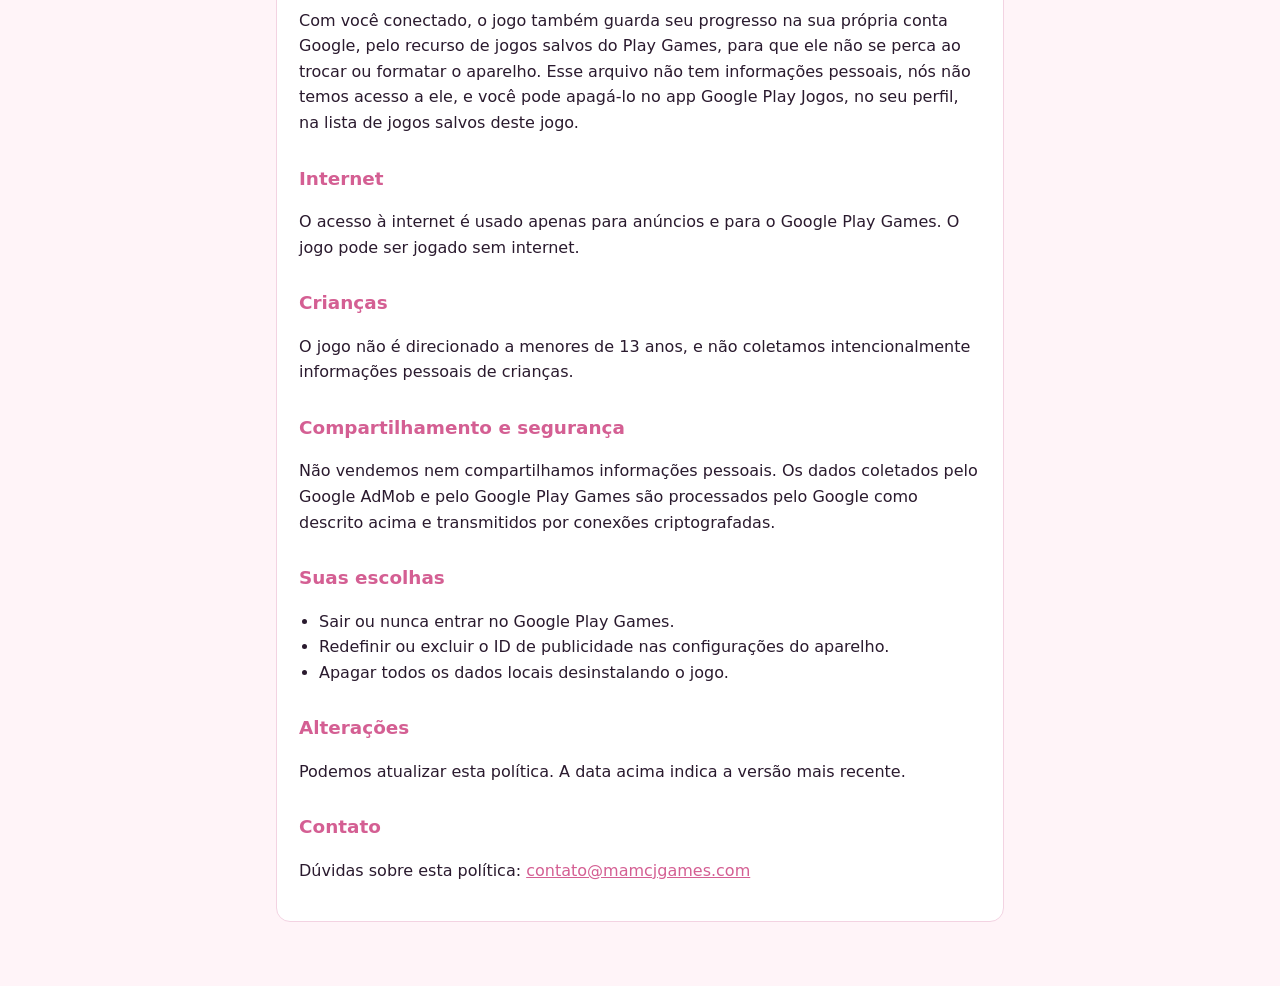
<file: plumis-journey/privacy/index.html>
<!doctype html>
<html lang="en">
<head>
<meta charset="utf-8">
<meta name="viewport" content="width=device-width, initial-scale=1">
<title>Plumi's Journey Privacy Policy</title>
<meta name="description" content="Privacy policy of the Plumi's Journey game for Android.">
<style>
  :root {
    --bg: #fff4f8; --card: #ffffff; --text: #2a1a2e; --muted: #7a6680;
    --accent: #d45f93; --line: #f3d3e2;
  }
  @media (prefers-color-scheme: dark) {
    :root { --bg: #1d1422; --card: #2a1d31; --text: #f6eaf2; --muted: #c2a9c6; --accent: #ffb0cc; --line: #3f2c48; }
  }
  * { box-sizing: border-box; }
  body { margin: 0; background: var(--bg); color: var(--text);
    font: 16px/1.6 system-ui, -apple-system, "Segoe UI", Roboto, sans-serif; }
  main { max-width: 760px; margin: 0 auto; padding: 32px 16px 64px; }
  header { display: flex; align-items: center; justify-content: space-between; gap: 12px; flex-wrap: wrap; }
  h1 { font-size: 1.7rem; margin: 0; letter-spacing: .02em; }
  h1 span { color: var(--accent); }
  h2 { font-size: 1.15rem; margin: 28px 0 6px; color: var(--accent); }
  .muted { color: var(--muted); font-size: .9rem; }
  .card { background: var(--card); border: 1px solid var(--line); border-radius: 14px; padding: 8px 22px 22px; margin-top: 18px; }
  nav a { color: var(--text); text-decoration: none; border: 1px solid var(--line); border-radius: 999px; padding: 4px 12px; font-size: .9rem; }
  nav a[aria-current="true"] { background: var(--accent); color: #fff; border-color: var(--accent); }
  a { color: var(--accent); }
  ul { padding-left: 20px; }
</style>
</head>
<body>
<main>
<header>
  <h1>PLUMI'S <span>JOURNEY</span></h1>
  <nav><a href="#en" aria-current="true">English</a> <a href="#pt">Português</a></nav>
</header>

<section class="card" id="en">
  <h2 style="font-size:1.35rem">Privacy Policy</h2>
  <p class="muted">Last updated: September 23, 2026</p>
  <p>This policy explains how the Plumi's Journey mobile game ("the game") handles information. The game is developed by an independent developer ("we").</p>

  <h2>Information we collect</h2>
  <p>We do not ask for, collect or store your name, e-mail address, contacts, photos or any other personal information on our own servers. We do not have servers for the game.</p>
  <p>Your game progress (completed levels, stars, collected echoes and cubes, unlocked abilities, lives) and your settings (sound, music, language) are saved on your device. They are deleted when you uninstall the game; starting a "New game" erases the progress.</p>

  <h2>Advertising (Google AdMob)</h2>
  <p>The game is free and shows ads provided by Google AdMob: optional rewarded ads (for example, an extra life or double cubes) and an ad between worlds. To show and measure ads, AdMob may collect and process:</p>
  <ul>
    <li>the advertising ID of your device;</li>
    <li>device information (model, operating system, language) and IP address;</li>
    <li>approximate location derived from the IP address;</li>
    <li>interactions with ads (views, clicks).</li>
  </ul>
  <p>Where required by law (for example in the European Economic Area, the United Kingdom and Switzerland), the game asks for your consent before showing personalized ads, using Google's consent form. You can reset or turn off the advertising ID in your device settings.</p>
  <p>Learn how Google uses this information: <a href="https://policies.google.com/technologies/partner-sites">How Google uses information from sites or apps that use its services</a> and the <a href="https://policies.google.com/privacy">Google Privacy Policy</a>.</p>

  <h2>Google Play Games Services</h2>
  <p>If you choose to sign in with Google Play Games, Google provides the game with your Play Games player ID and display name so it can show achievements and the leaderboard. Your achievements and scores are stored by Google under your Play Games profile, as described in the <a href="https://policies.google.com/privacy">Google Privacy Policy</a>. Signing in is optional.</p>
  <p>While signed in, the game also stores your progress in your own Google account, through the Play Games saved games feature, so you do not lose it when you change or reset your device. It contains no personal information, we cannot read it, and you can delete it in the Google Play Games app, under your profile, in the list of saved games for this game.</p>

  <h2>Internet</h2>
  <p>Internet access is used only for ads and Google Play Games. The game can be played offline.</p>

  <h2>Children</h2>
  <p>The game is not directed at children under 13, and we do not knowingly collect personal information from children.</p>

  <h2>Data sharing and security</h2>
  <p>We do not sell or share personal information. Data collected by Google AdMob and Google Play Games is processed by Google as described above and transmitted over encrypted connections.</p>

  <h2>Your choices</h2>
  <ul>
    <li>Sign out of, or never sign in to, Google Play Games.</li>
    <li>Reset or delete the advertising ID in your device settings.</li>
    <li>Delete all local game data by uninstalling the game.</li>
  </ul>

  <h2>Changes</h2>
  <p>We may update this policy. The date above shows the latest version.</p>

  <h2>Contact</h2>
  <p>Questions about this policy: <a href="mailto:contato@mamcjgames.com">contato@mamcjgames.com</a></p>
</section>

<section class="card" id="pt" lang="pt-BR">
  <h2 style="font-size:1.35rem">Política de Privacidade</h2>
  <p class="muted">Última atualização: 23 de setembro de 2026</p>
  <p>Esta política explica como o jogo para celular Plumi's Journey ("o jogo") trata informações. O jogo é desenvolvido por um desenvolvedor independente ("nós").</p>

  <h2>Informações que coletamos</h2>
  <p>Não pedimos, coletamos nem armazenamos em servidores próprios seu nome, e-mail, contatos, fotos ou qualquer outra informação pessoal. O jogo não tem servidores próprios.</p>
  <p>Seu progresso (fases concluídas, estrelas, ecos e cubinhos coletados, habilidades liberadas, vidas) e suas configurações (sons, música, idioma) ficam salvos no seu aparelho. São apagados ao desinstalar o jogo; começar um "Novo jogo" apaga o progresso.</p>

  <h2>Publicidade (Google AdMob)</h2>
  <p>O jogo é gratuito e exibe anúncios do Google AdMob: anúncios premiados opcionais (por exemplo, uma vida extra ou cubinhos em dobro) e um anúncio entre os mundos. Para exibir e medir anúncios, o AdMob pode coletar e processar:</p>
  <ul>
    <li>o ID de publicidade do aparelho;</li>
    <li>informações do aparelho (modelo, sistema, idioma) e endereço IP;</li>
    <li>localização aproximada obtida pelo IP;</li>
    <li>interações com anúncios (visualizações, cliques).</li>
  </ul>
  <p>Onde a lei exige (por exemplo, no Espaço Econômico Europeu, Reino Unido e Suíça), o jogo pede seu consentimento antes de exibir anúncios personalizados, usando o formulário de consentimento do Google. Você pode redefinir ou desativar o ID de publicidade nas configurações do aparelho.</p>
  <p>Saiba como o Google usa essas informações: <a href="https://policies.google.com/technologies/partner-sites?hl=pt-BR">Como o Google usa informações de sites ou apps que usam seus serviços</a> e <a href="https://policies.google.com/privacy?hl=pt-BR">Política de Privacidade do Google</a>.</p>

  <h2>Google Play Games</h2>
  <p>Se você optar por entrar com o Google Play Games, o Google fornece ao jogo seu ID de jogador e nome de exibição para mostrar conquistas e o placar. Conquistas e pontuações ficam guardadas pelo Google no seu perfil do Play Games, conforme a <a href="https://policies.google.com/privacy?hl=pt-BR">Política de Privacidade do Google</a>. Entrar é opcional.</p>
  <p>Com você conectado, o jogo também guarda seu progresso na sua própria conta Google, pelo recurso de jogos salvos do Play Games, para que ele não se perca ao trocar ou formatar o aparelho. Esse arquivo não tem informações pessoais, nós não temos acesso a ele, e você pode apagá-lo no app Google Play Jogos, no seu perfil, na lista de jogos salvos deste jogo.</p>

  <h2>Internet</h2>
  <p>O acesso à internet é usado apenas para anúncios e para o Google Play Games. O jogo pode ser jogado sem internet.</p>

  <h2>Crianças</h2>
  <p>O jogo não é direcionado a menores de 13 anos, e não coletamos intencionalmente informações pessoais de crianças.</p>

  <h2>Compartilhamento e segurança</h2>
  <p>Não vendemos nem compartilhamos informações pessoais. Os dados coletados pelo Google AdMob e pelo Google Play Games são processados pelo Google como descrito acima e transmitidos por conexões criptografadas.</p>

  <h2>Suas escolhas</h2>
  <ul>
    <li>Sair ou nunca entrar no Google Play Games.</li>
    <li>Redefinir ou excluir o ID de publicidade nas configurações do aparelho.</li>
    <li>Apagar todos os dados locais desinstalando o jogo.</li>
  </ul>

  <h2>Alterações</h2>
  <p>Podemos atualizar esta política. A data acima indica a versão mais recente.</p>

  <h2>Contato</h2>
  <p>Dúvidas sobre esta política: <a href="mailto:contato@mamcjgames.com">contato@mamcjgames.com</a></p>
</section>
</main>
<script>
  // destaca o idioma da seção visível no topo
  const links = document.querySelectorAll("nav a");
  function mark() {
    const h = location.hash || (navigator.language || "").toLowerCase().startsWith("pt") && "#pt" || "#en";
    links.forEach(a => a.setAttribute("aria-current", String(a.getAttribute("href") === h)));
  }
  addEventListener("hashchange", mark); mark();
</script>
</body>
</html>
</file>
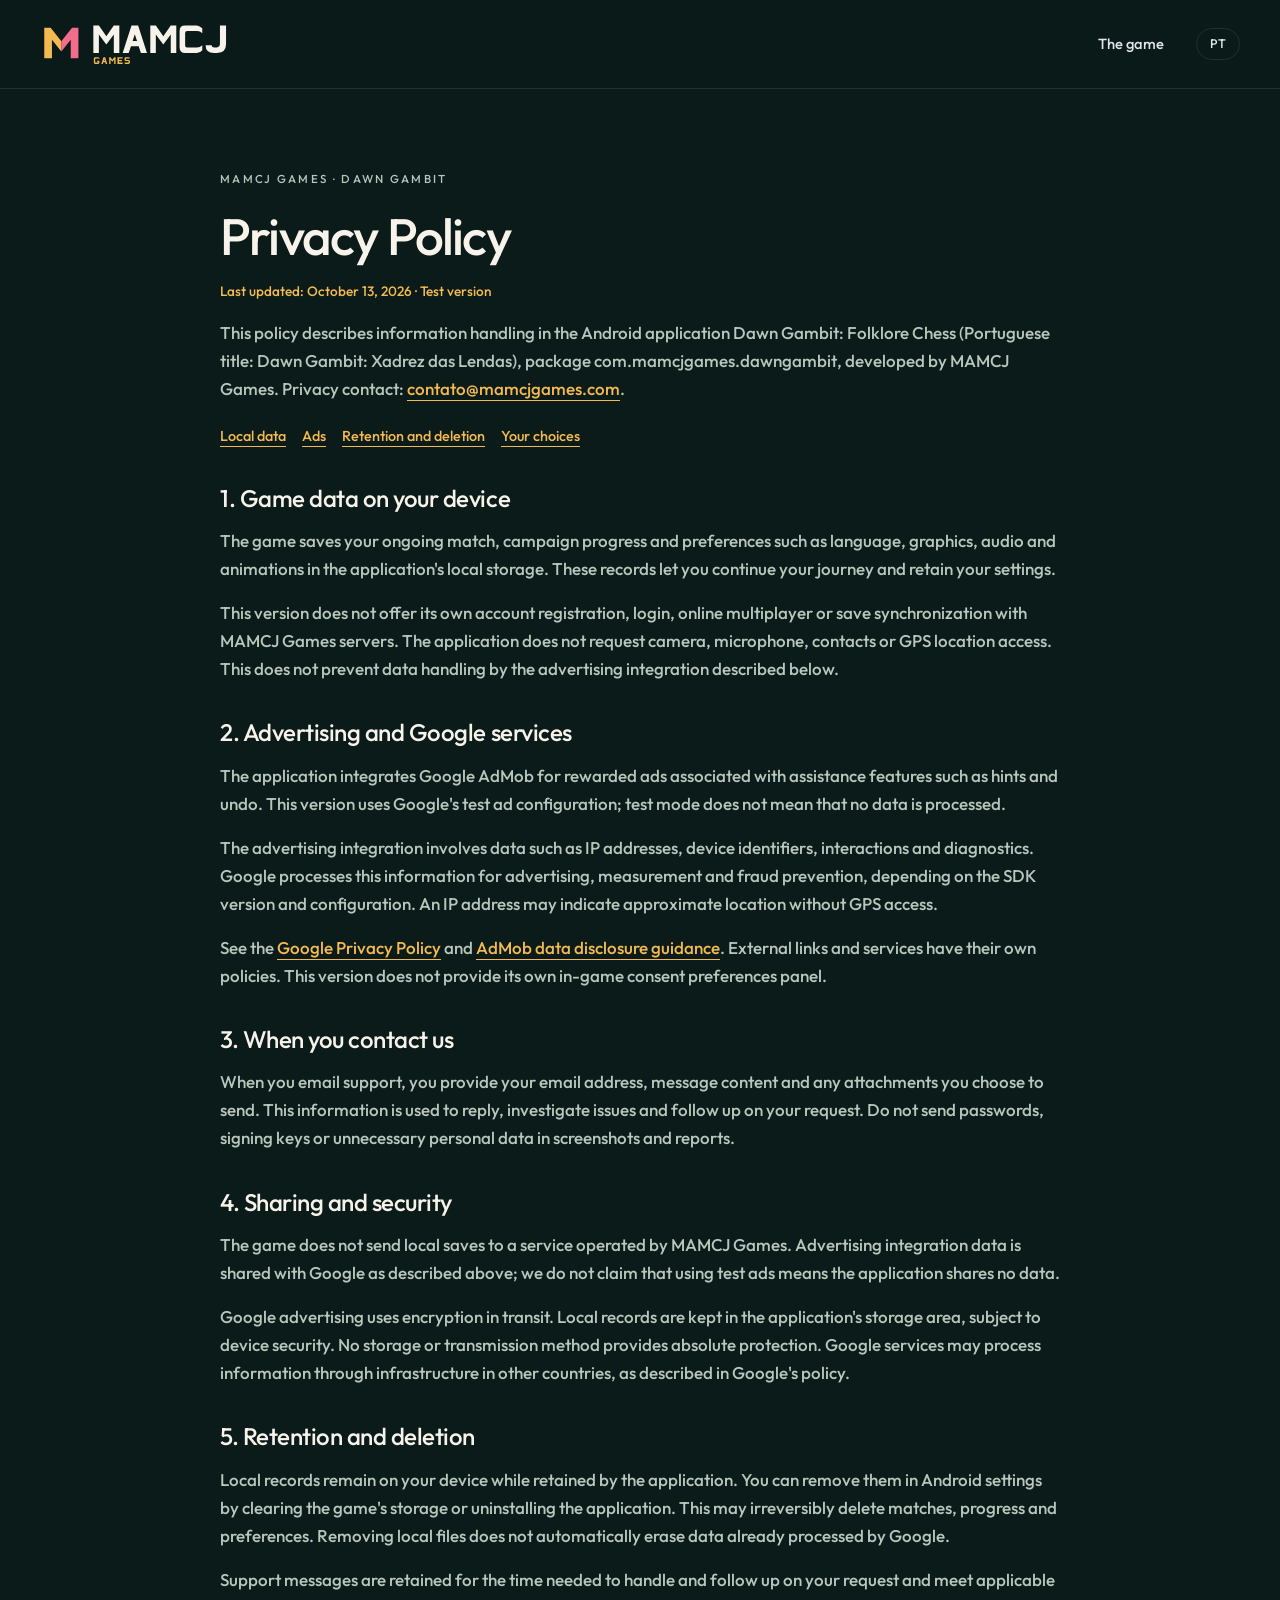
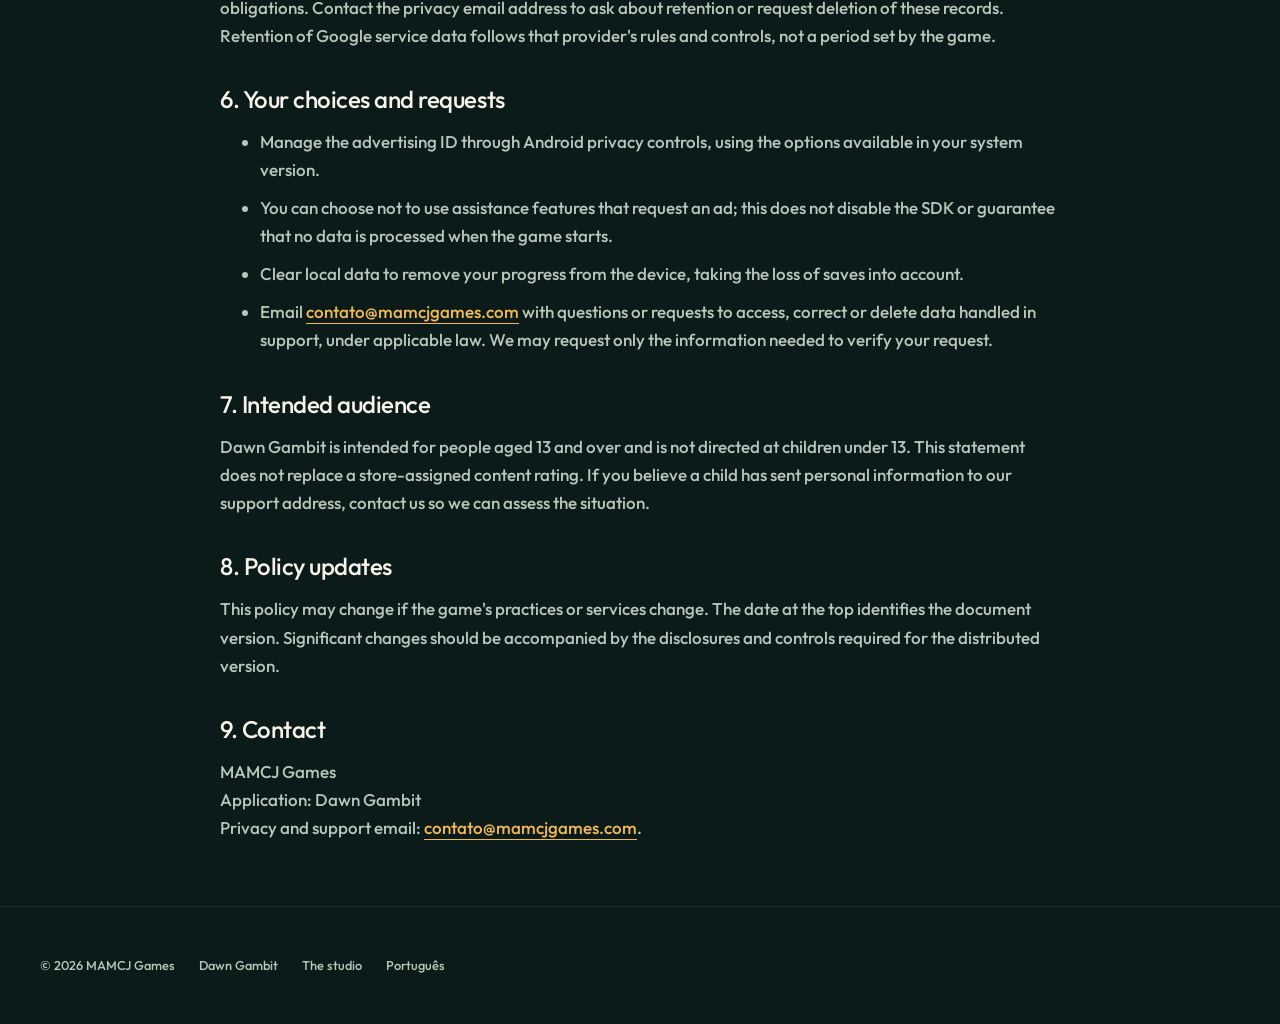
<file: en/dawngambit/privacy/index.html>
<!doctype html>
<html lang="en">
<head>
<meta charset="utf-8"><meta name="viewport" content="width=device-width, initial-scale=1">
<title>Privacy Policy — Dawn Gambit · MAMCJ Games</title>
<meta name="description" content="Privacy Policy for Dawn Gambit: Folklore Chess. Local data, advertising, support, retention and your choices.">
<link rel="canonical" href="https://mamcjgames.com/en/dawngambit/privacy/">
<link rel="alternate" hreflang="pt-BR" href="https://mamcjgames.com/dawngambit/privacy/"><link rel="alternate" hreflang="en" href="https://mamcjgames.com/en/dawngambit/privacy/"><link rel="alternate" hreflang="x-default" href="https://mamcjgames.com/dawngambit/privacy/">
<link rel="icon" type="image/png" href="/assets/dawngambit/icon.png">
<link rel="stylesheet" href="/assets/brand/studio.css?v=20261013"><link rel="stylesheet" href="/assets/dawngambit/site.css?v=20261013-caption1">
</head>
<body class="dg">
<a class="skip" href="#main">Skip to content</a>
<header class="site-header"><div class="env barra"><a class="marca" href="/en/"><img src="/assets/brand/v2/logo-dark.svg" alt="MAMCJ Games" width="194" height="49"></a><nav aria-label="Main navigation"><a href="/en/dawngambit/">The game</a><a class="language" href="/dawngambit/privacy/" lang="pt-BR" hreflang="pt-BR" aria-label="Português">PT</a></nav></div></header>
<main id="main" class="env dg-privacy">
<p class="olho">MAMCJ Games · Dawn Gambit</p><h1>Privacy Policy</h1><p class="dg-policy-meta">Last updated: October 13, 2026 · Test version</p>
<p>This policy describes information handling in the Android application <strong>Dawn Gambit: Folklore Chess</strong> (Portuguese title: Dawn Gambit: Xadrez das Lendas), package <strong>com.mamcjgames.dawngambit</strong>, developed by MAMCJ Games. Privacy contact: <a href="mailto:contato@mamcjgames.com">contato@mamcjgames.com</a>.</p>
<nav aria-label="In this policy"><a href="#data">Local data</a><a href="#ads">Ads</a><a href="#retention">Retention and deletion</a><a href="#choices">Your choices</a></nav>
<h2 id="data">1. Game data on your device</h2>
<p>The game saves your ongoing match, campaign progress and preferences such as language, graphics, audio and animations in the application's local storage. These records let you continue your journey and retain your settings.</p>
<p>This version does not offer its own account registration, login, online multiplayer or save synchronization with MAMCJ Games servers. The application does not request camera, microphone, contacts or GPS location access. This does not prevent data handling by the advertising integration described below.</p>
<h2 id="ads">2. Advertising and Google services</h2>
<p>The application integrates Google AdMob for rewarded ads associated with assistance features such as hints and undo. This version uses Google's test ad configuration; test mode does not mean that no data is processed.</p>
<p>The advertising integration involves data such as IP addresses, device identifiers, interactions and diagnostics. Google processes this information for advertising, measurement and fraud prevention, depending on the SDK version and configuration. An IP address may indicate approximate location without GPS access.</p>
<p>See the <a href="https://policies.google.com/privacy" rel="noopener noreferrer">Google Privacy Policy</a> and <a href="https://developers.google.com/admob/android/privacy/play-data-disclosure" rel="noopener noreferrer">AdMob data disclosure guidance</a>. External links and services have their own policies. This version does not provide its own in-game consent preferences panel.</p>
<h2>3. When you contact us</h2>
<p>When you email support, you provide your email address, message content and any attachments you choose to send. This information is used to reply, investigate issues and follow up on your request. Do not send passwords, signing keys or unnecessary personal data in screenshots and reports.</p>
<h2>4. Sharing and security</h2>
<p>The game does not send local saves to a service operated by MAMCJ Games. Advertising integration data is shared with Google as described above; we do not claim that using test ads means the application shares no data.</p>
<p>Google advertising uses encryption in transit. Local records are kept in the application's storage area, subject to device security. No storage or transmission method provides absolute protection. Google services may process information through infrastructure in other countries, as described in Google's policy.</p>
<h2 id="retention">5. Retention and deletion</h2>
<p>Local records remain on your device while retained by the application. You can remove them in Android settings by clearing the game's storage or uninstalling the application. This may irreversibly delete matches, progress and preferences. Removing local files does not automatically erase data already processed by Google.</p>
<p>Support messages are retained for the time needed to handle and follow up on your request and meet applicable obligations. Contact the privacy email address to ask about retention or request deletion of these records. Retention of Google service data follows that provider's rules and controls, not a period set by the game.</p>
<h2 id="choices">6. Your choices and requests</h2>
<ul><li>Manage the advertising ID through Android privacy controls, using the options available in your system version.</li><li>You can choose not to use assistance features that request an ad; this does not disable the SDK or guarantee that no data is processed when the game starts.</li><li>Clear local data to remove your progress from the device, taking the loss of saves into account.</li><li>Email <a href="mailto:contato@mamcjgames.com?subject=Privacy%20-%20Dawn%20Gambit">contato@mamcjgames.com</a> with questions or requests to access, correct or delete data handled in support, under applicable law. We may request only the information needed to verify your request.</li></ul>
<h2>7. Intended audience</h2>
<p>Dawn Gambit is intended for people aged 13 and over and is not directed at children under 13. This statement does not replace a store-assigned content rating. If you believe a child has sent personal information to our support address, contact us so we can assess the situation.</p>
<h2>8. Policy updates</h2>
<p>This policy may change if the game's practices or services change. The date at the top identifies the document version. Significant changes should be accompanied by the disclosures and controls required for the distributed version.</p>
<h2>9. Contact</h2><p>MAMCJ Games<br>Application: Dawn Gambit<br>Privacy and support email: <a href="mailto:contato@mamcjgames.com">contato@mamcjgames.com</a>.</p>
</main><footer><div class="env"><span>© 2026 MAMCJ Games</span><a href="/en/dawngambit/">Dawn Gambit</a><a href="/en/">The studio</a><a href="/dawngambit/privacy/" lang="pt-BR" hreflang="pt-BR">Português</a></div></footer>
</body></html>
</file>
<file: assets/brand/studio.css>
@font-face {
  font-family: Studio;
  src: url("../mahjongverse/font-ui.ttf") format("truetype");
  font-weight: 100 900;
  font-display: swap;
}
:root {
  color-scheme: dark;
  --tinta: #131a2d;
  --painel: #1b2439;
  --papel: #f7f3ea;
  --ambar: #f4ba52;
  --coral: #f26c8c;
  --menta: #6fd9bc;
  --texto: #e2e6ee;
  --suave: #a7b1c7;
  --borda: #ffffff18;
}
* { box-sizing: border-box; }
html { scroll-behavior: smooth; scroll-padding-top: 100px; }
body { margin: 0; color: var(--texto); background: var(--tinta); font: 17px/1.65 Studio, "Segoe UI", sans-serif; -webkit-font-smoothing: antialiased; }
h1, h2, h3, p { margin: 0; }
h1, h2, h3 { color: var(--papel); line-height: 1.1; font-weight: 700; }
h2 { font-size: clamp(2rem, 4vw, 3.2rem); letter-spacing: -.035em; }
h3 { font-size: 1.2rem; }
a { color: var(--ambar); text-underline-offset: 5px; }
img { display: block; max-width: 100%; height: auto; }
:focus-visible { outline: 3px solid var(--ambar); outline-offset: 5px; }
.env { width: min(1200px, calc(100% - 64px)); margin-inline: auto; }
.skip { position: fixed; left: 16px; top: 12px; padding: 10px 18px; z-index: 60; background: var(--ambar); color: var(--tinta); transform: translateY(-160%); }
.skip:focus { transform: none; }
.site-header { position: sticky; top: 0; z-index: 30; background: #131a2df5; backdrop-filter: blur(14px); border-bottom: 1px solid var(--borda); }
.barra { display: flex; align-items: center; justify-content: space-between; gap: 24px; min-height: 88px; }
.marca { flex: none; }
.marca img { width: 194px; height: auto; }
.barra nav { display: flex; gap: 32px; align-items: center; }
.barra nav a { font-size: .92rem; color: var(--texto); text-decoration: none; }
.barra nav a:hover { color: var(--ambar); }
.barra nav .language { border: 1px solid var(--borda); border-radius: 999px; padding: 5px 13px; font-size: .78rem; }
.heroi { padding: 64px 0 76px; position: relative; overflow: hidden; }
.heroi::before { content: ""; position: absolute; width: 660px; height: 660px; right: -280px; top: -180px; background: url("/assets/brand/v2/symbol.svg") center/contain no-repeat; opacity: .025; pointer-events: none; }
.heroi .env { position: relative; }
.hero-intro { display: grid; grid-template-columns: 1.7fr 1fr; gap: 48px; align-items: end; margin-bottom: 42px; }
.olho { color: var(--ambar); font-size: .72rem; font-weight: 700; letter-spacing: .2em; text-transform: uppercase; margin-bottom: 20px; }
.hero-intro h1 { font-size: clamp(2.8rem, 5.2vw, 4.5rem); letter-spacing: -.055em; line-height: 1.05; }
.hero-intro h1 span { color: var(--ambar); }
.hero-intro .sub { max-width: 34ch; font-size: 1.07rem; margin: 0 0 4px; }
.sub { color: var(--suave); max-width: 62ch; margin-top: 24px; }
.game-grid { display: grid; grid-template-columns: repeat(2, minmax(0, 1fr)); gap: 28px; }
.game-card { border: 1px solid var(--borda); border-radius: 18px; background: var(--painel); overflow: hidden; }
.game-art { display: block; overflow: hidden; }
.game-art img { width: 100%; aspect-ratio: 1024/500; object-fit: contain; transition: transform .3s ease; }
.game-art:hover img { transform: scale(1.02); }
.game-copy { padding: 24px 28px 28px; }
.game-title { display: flex; align-items: center; justify-content: space-between; gap: 14px; }
.game-title h2 { font-size: 1.55rem; letter-spacing: -.02em; }
.status { color: var(--menta); border: 1px solid #6fd9bc35; border-radius: 999px; padding: 4px 10px; font-size: .69rem; white-space: nowrap; }
.game-card.plumi-card .status { color: var(--coral); border-color: #f26c8c35; }
.game-copy p { margin-top: 12px; color: var(--suave); font-size: .95rem; }
.game-copy .botoes { margin-top: 22px; gap: 12px; }
.botoes { display: flex; flex-wrap: wrap; gap: 14px; margin-top: 28px; align-items: center; }
.botao { display: inline-flex; justify-content: center; align-items: center; gap: 10px; padding: 12px 20px; min-height: 48px; font-size: .9rem; line-height: 1.4; border-radius: 10px; font-weight: 650; text-decoration: none; background: var(--ambar); color: var(--tinta); border: 1px solid transparent; transition: background .2s, transform .2s; }
.botao:hover { filter: brightness(1.07); transform: translateY(-2px); }
.botao.mint { background: var(--menta); }
.botao.pink, .botao.pj-teste { background: var(--coral); }
.botao.fantasma { background: transparent; color: var(--papel); border-color: #ffffff30; }
.hero-foot { display: flex; justify-content: space-between; align-items: center; gap: 24px; margin-top: 30px; color: var(--suave); font-size: .79rem; }
.hero-foot > span::before { content: ""; display: inline-block; width: 7px; height: 7px; margin-right: 10px; border-radius: 50%; background: var(--menta); }
.hero-foot a { color: var(--papel); text-decoration: none; }
main > section { padding: 88px 0; border-top: 1px solid var(--borda); }
.game-section .env > h2 { max-width: 22ch; }
.game-section .faixa-jogo { margin-top: 32px; }
#mahjongverse { background: #101d29; }
#mahjongverse .olho { color: var(--menta); }
.faixa-jogo { width: 100%; border-radius: 16px; border: 1px solid var(--borda); }
.lista { display: grid; grid-template-columns: repeat(4, minmax(0, 1fr)); gap: 28px; margin: 36px 0 0; padding: 0; list-style: none; }
.lista li { padding-top: 22px; border-top: 2px solid var(--menta); }
.lista span { display: none; }
.lista h3 { font-size: 1.12rem; }
.lista p { color: var(--suave); font-size: .91rem; margin-top: 14px; }
#trailer { background: #101728; }
.trailer-languages { margin: 20px 0; color: var(--suave); font-size: .85rem; }
.trailer-languages a { color: var(--suave); }
.video { position: relative; aspect-ratio: 16/9; overflow: hidden; border-radius: 16px; border: 1px solid var(--borda); background: #090f1d; margin: 28px 0 14px; }
.video iframe, .video video { position: absolute; inset: 0; width: 100%; height: 100%; border: 0; }
.video + p { font-size: .85rem; }
.tiras { display: grid; grid-template-columns: repeat(4, minmax(0, 1fr)); gap: 16px; margin-top: 32px; }
.tiras img { width: 100%; border-radius: 10px; border: 1px solid var(--borda); }
.plumi { background: #1a1c30; }
.plumi .olho { color: var(--coral); }
.cabeca-jogo { display: flex; gap: 28px; align-items: center; margin-bottom: 32px; }
.cabeca-jogo .sub { max-width: 70ch; margin-top: 16px; }
.icone-jogo { width: 100px; height: 100px; border-radius: 24px; flex: none; }
.pj-stats { display: grid; grid-template-columns: repeat(4, 1fr); margin: 32px 0; padding: 24px 0; border-block: 1px solid var(--borda); }
.stat { text-align: center; border-right: 1px solid var(--borda); }
.stat:last-child { border: 0; }
.stat strong { color: var(--coral); font-size: 2rem; display: block; line-height: 1.3; }
.stat span { color: var(--suave); font-size: .72rem; text-transform: uppercase; letter-spacing: .13em; }
.pj-soon { color: var(--suave); font-size: .85rem; margin-top: 20px; }
.studio-section { background: var(--papel); color: var(--tinta); }
.studio-grid { display: grid; grid-template-columns: 1fr 1.2fr; gap: 80px; align-items: start; }
.studio-section .olho { color: #756347; }
.studio-section h2 { color: var(--tinta); max-width: 12ch; }
.studio-section .sub { color: #515a6b; margin-top: 0; }
.studio-section .sub + .sub { margin-top: 18px; }
.studio-section a { color: var(--tinta); }
.studio-section .studio-mark { width: 78px; margin-top: 34px; }
.contact-block { border-top: 1px solid #131a2d22; margin-top: 28px; padding-top: 24px; }
.contact-block p { font-size: .95rem; margin-top: 10px; }
.social-links { display: flex; flex-wrap: wrap; gap: 12px 20px; margin-top: 22px; font-size: .9rem; }
footer { padding: 48px 0; border-top: 1px solid var(--borda); color: var(--suave); font-size: .8rem; }
footer .env { display: flex; flex-wrap: wrap; align-items: center; gap: 16px 24px; }
footer a { color: var(--suave); text-decoration: none; }
footer a:hover { color: var(--papel); }
footer .dir { margin-left: auto; }
@media (max-width: 1000px) {
  .hero-intro { grid-template-columns: 1fr; gap: 24px; }
  .hero-intro .sub { max-width: 60ch; }
  .hero-intro h1 { font-size: 4rem; }
  .lista { grid-template-columns: repeat(2, 1fr); }
  .game-title { align-items: start; flex-direction: column; gap: 10px; }
  .studio-grid { gap: 40px; }
}
@media (max-width: 680px) {
  .env { width: calc(100% - 36px); }
  .barra { min-height: 72px; gap: 12px; }
  .marca img { width: 150px; }
  .barra nav { gap: 16px; }
  .barra nav a { font-size: .8rem; }
  .barra nav .esconde { display: none; }
  .heroi { padding: 42px 0 48px; }
  .hero-intro { gap: 22px; margin-bottom: 30px; }
  .hero-intro h1 { font-size: clamp(2.2rem, 8.9vw, 3.8rem); }
  .hero-intro .sub { font-size: 1rem; }
  .olho { font-size: .65rem; letter-spacing: .15em; margin-bottom: 16px; }
  .game-grid { grid-template-columns: 1fr; gap: 22px; }
  .game-copy { padding: 22px; }
  .game-title { flex-direction: row; align-items: center; }
  .game-title h2 { font-size: 1.3rem; }
  .status { font-size: .61rem; padding: 4px 8px; }
  .hero-foot { align-items: start; flex-direction: column; gap: 8px; }
  main > section { padding: 56px 0; }
  .lista { gap: 24px 20px; }
  .tiras { grid-template-columns: repeat(2, minmax(0, 1fr)); gap: 12px; }
  .cabeca-jogo { gap: 20px; align-items: start; flex-direction: column; }
  .icone-jogo { width: 76px; height: 76px; border-radius: 18px; }
  .pj-stats { grid-template-columns: repeat(2, 1fr); gap: 22px; }
  .stat:nth-child(2) { border: 0; }
  .studio-grid { grid-template-columns: 1fr; gap: 30px; }
  .studio-section h2 { max-width: 16ch; }
  .studio-section .studio-mark { display: none; }
  .contact-block a { overflow-wrap: anywhere; }
  footer .dir { margin-left: 0; }
}
@media (max-width: 370px) {
  .marca img { width: 125px; }
  .barra nav { gap: 10px; }
  .game-title { align-items: start; flex-direction: column; }
  .lista { grid-template-columns: 1fr; }
}
@media (prefers-reduced-motion: reduce) {
  html { scroll-behavior: auto; }
  *, *::before, *::after { transition: none !important; }
}
</file>
<file: assets/dawngambit/home.css>
/* Extensão isolada: mantém a identidade e os estilos dos outros jogos. */
.dawn-card .status { color: #f4ba52; border-color: #f4ba5250; }
.dawn-section { background: #122522; }
.dawn-section .lista li { border-color: #f4ba52; }
@media (min-width: 1080px) { .game-grid { grid-template-columns: repeat(3, minmax(0, 1fr)); } }
</file>
<file: assets/dawngambit/site.css>
.dg { --suave: #b8c6bc; background: #0b1b19; }
.dg .site-header { background: #0b1b19f5; }
.dg-hero { padding: 48px 0 64px; background: radial-gradient(ellipse at 50% 0, #35504455, transparent 70%); }
.dg-hero .olho { text-align: center; }
.dg-art { width: 100%; border-radius: 18px; border: 1px solid #f4ba5230; }
.dg-intro { display: grid; grid-template-columns: 1.25fr 1fr; gap: 48px; align-items: center; padding-top: 36px; }
.dg-intro h1 { font-size: clamp(2.25rem, 4.3vw, 3.7rem); letter-spacing: -.045em; max-width: 16ch; }
.dg-intro h1 span { color: var(--ambar); }
.dg-intro .sub { margin-top: 18px; }
.dg-intro .botoes { margin-top: 0; }
.dg-availability { color: var(--suave); font-size: .8rem; margin-top: 14px; }
.dg-stats { display: grid; grid-template-columns: repeat(4, 1fr); border-block: 1px solid var(--borda); margin-top: 38px; padding: 22px 0; gap: 16px; }
.dg-stats strong { display: block; color: var(--ambar); font-size: 2rem; }
.dg-stats span { color: var(--suave); font-size: .8rem; }
.dg-stats > div { text-align: center; }
.dg-story { display: grid; grid-template-columns: 1.2fr .8fr; gap: 72px; align-items: center; }
.dg-story p + p { margin-top: 18px; }
.dg-story .sub { max-width: 58ch; }
.dg-story > figure { --shot-height: 650px; width: min(100%, calc(var(--shot-height) * 9 / 16)); justify-self: center; }
.dg-story img { max-height: 650px; width: auto; margin-inline: auto; border-radius: 16px; border: 1px solid var(--borda); }
.dg figure { margin: 0; }
.dg figcaption { font-size: .78rem; color: var(--suave); margin-top: 12px; }
.dg-story figcaption { text-align: center; }
.dg .lista { grid-template-columns: repeat(3, minmax(0, 1fr)); }
.dg .lista li { border-color: var(--ambar); }
.dg-biomes { color: var(--suave); margin-top: 28px; padding-top: 24px; border-top: 1px solid var(--borda); }
.dg #trailer { background: #102622; }
.dg-trailer-frame { position: relative; aspect-ratio: 16 / 9; overflow: hidden; border-radius: 18px; border: 1px solid var(--borda); background: #071412; margin-top: 32px; }
.dg-trailer-frame button, .dg-trailer-frame iframe { position: absolute; inset: 0; display: block; width: 100%; height: 100%; border: 0; }
.dg-trailer-button { position: relative; padding: 0; background: #071412; cursor: pointer; font: inherit; }
.dg-trailer-button img { width: 100%; height: 100%; object-fit: cover; }
.dg-trailer-play { position: absolute; left: 50%; top: 50%; transform: translate(-50%, -50%); background: #0b1b19e8; color: var(--papel); border: 1px solid var(--ambar); border-radius: 12px; padding: 16px 24px; font-size: clamp(.9rem, 2vw, 1.2rem); font-weight: 600; white-space: nowrap; }
.dg-trailer-button:hover .dg-trailer-play { background: #234138; }
.dg-trailer-button:focus-visible { outline: 3px solid var(--ambar); outline-offset: -6px; }
.dg-trailer-note { display: flex; justify-content: space-between; align-items: baseline; flex-wrap: wrap; gap: 12px 28px; margin-top: 18px; font-size: .8rem; color: var(--suave); }
.dg-trailer-note span { flex: 1 1 360px; }
.dg-trailer-note a { color: var(--ambar); text-underline-offset: 4px; }
.dg-gallery { display: grid; grid-template-columns: repeat(3, minmax(0, 1fr)); gap: 24px; margin-top: 36px; }
.dg-gallery-portrait { grid-template-columns: repeat(2, minmax(0, 1fr)); max-width: 760px; margin-inline: auto; }
.dg-gallery a { display: block; }
.dg-gallery img { width: 100%; border-radius: 12px; border: 1px solid var(--borda); }
.dg-wide { margin-top: 32px !important; }
.dg-wide img { width: 100%; border-radius: 14px; }
.dg-legends { background: #102622; }
.dg-legends h3 { margin-top: 28px; }
.dg-legends p { color: var(--suave); }
.dg-legends h3 + p { margin-top: 12px; }
.dg-faq details { border-bottom: 1px solid var(--borda); padding: 20px 0; }
.dg-faq details:first-of-type { margin-top: 24px; }
.dg-faq summary { font-size: 1.1rem; font-weight: 600; cursor: pointer; color: var(--papel); }
.dg-faq details p { color: var(--suave); margin-top: 16px; max-width: 74ch; }
.dg-closing { display: flex; gap: 32px; align-items: center; }
.dg-closing img { width: 110px; border-radius: 22px; flex: none; }
.dg-privacy { max-width: 840px; padding-block: 64px; }
.dg-privacy h1 { font-size: clamp(2rem, 5vw, 3.2rem); letter-spacing: -.035em; }
.dg-privacy h2 { font-size: 1.5rem; margin-top: 36px; letter-spacing: -.02em; }
.dg-privacy p, .dg-privacy ul { margin-top: 16px; color: var(--suave); }
.dg-privacy .dg-policy-meta { color: var(--ambar); font-size: .85rem; }
.dg-privacy nav { display: flex; flex-wrap: wrap; gap: 16px; margin-top: 22px; font-size: .9rem; }
.dg-privacy a { overflow-wrap: anywhere; }
.dg-privacy li + li { margin-top: 10px; }
@media (max-width: 900px) {
  .dg-intro { grid-template-columns: 1fr; gap: 24px; }
  .dg-intro h1 { max-width: 24ch; }
  .dg-story { grid-template-columns: 1fr 1fr; gap: 32px; }
}
@media (max-width: 680px) {
  .dg-hero { padding-top: 28px; }
  .dg-intro { padding-top: 26px; }
  .dg-story { grid-template-columns: 1fr; }
  .dg-story > figure { --shot-height: 560px; }
  .dg-story img { max-height: 560px; }
  .dg-stats { grid-template-columns: repeat(2, 1fr); }
  .dg .lista { grid-template-columns: 1fr; }
  .dg-gallery { grid-template-columns: 1fr; gap: 32px; }
  .dg-gallery figure { max-width: 350px; margin-inline: auto; }
  .dg-closing { align-items: flex-start; flex-direction: column; }
  .dg .barra nav { gap: 12px; }
  .dg-privacy { padding-block: 42px; }
}
</file>
<file: assets/mahjongverse/site.css>
@font-face{font-family:Verse;src:url(font-display.ttf);font-display:swap}@font-face{font-family:GameUI;src:url(font-ui.ttf);font-display:swap}
:root{--bg:#071e22;--panel:#0c302e;--paper:#fff4db;--muted:#aed1c4;--gold:#e8bb65;--line:#e8bb6538}*{box-sizing:border-box}html{scroll-behavior:smooth}body{margin:0;background:var(--bg);color:var(--paper);font:17px/1.65 GameUI,system-ui,sans-serif}a{color:var(--gold)}a:focus-visible,button:focus-visible,summary:focus-visible{outline:3px solid #61ddbf;outline-offset:5px}img{display:block;max-width:100%;height:auto}.wrap{width:min(1200px,calc(100% - 48px));margin:auto}header{background:#071e22ed;border-bottom:1px solid var(--line)}.nav{display:flex;align-items:center;justify-content:space-between;gap:20px;min-height:76px}.studio{display:flex;align-items:center;gap:10px;text-decoration:none;color:var(--paper);font-size:14px}.studio img{width:34px}.nav nav{display:flex;gap:24px}.nav nav a{text-decoration:none;font-size:14px}.hero{position:relative;min-height:660px;overflow:hidden;border-bottom:1px solid var(--line)}.hero-media{position:absolute;inset:0}.hero-media img{width:100%;height:100%;object-fit:cover;object-position:right center}.hero-content{position:relative;padding:76px 0 62px;max-width:48%}.eyebrow{font-size:12px;font-weight:bold;letter-spacing:.14em;color:#9cdbca;margin:0 0 22px}h1{margin:0 0 28px}h1 img{width:530px}h2,h3{font-family:Verse,Georgia,serif;line-height:1.2}h2{font-size:clamp(26px,4vw,42px);margin:0 0 18px}h3{font-size:23px;margin:0 0 16px}.hero p.lead{font-size:clamp(24px,3vw,34px);line-height:1.3;font-weight:bold;margin:0 0 24px;max-width:480px}.body-copy{color:var(--muted);max-width:500px}.actions{display:flex;gap:14px;flex-wrap:wrap;margin:26px 0 10px}.button{display:inline-block;padding:12px 22px;border:1px solid var(--gold);background:var(--gold);color:#102b28;border-radius:8px;font-weight:bold;text-decoration:none}.button.secondary{background:#071e22cc;color:var(--paper);border-color:var(--line)}.note{font-size:12px;color:var(--muted)}section{padding:78px 0;border-bottom:1px solid var(--line)}.stats{display:flex;flex-wrap:wrap;gap:28px;padding:26px 0;font-size:16px;color:var(--gold)}.cards{display:grid;grid-template-columns:repeat(4,1fr);gap:22px}.cards article{border-top:2px solid var(--gold);padding-top:24px}.cards p,.section-lead{color:var(--muted)}.section-lead{max-width:720px;margin-bottom:30px}.video{margin-top:32px;border:1px solid var(--line);border-radius:12px;overflow:hidden;background:#041618}.video iframe{width:100%;height:auto;aspect-ratio:16/9;display:block;border:0}.gallery{display:grid;grid-template-columns:repeat(2,1fr);gap:28px}.shot{padding:0;background:var(--panel);border:1px solid var(--line);border-radius:10px;overflow:hidden;color:var(--paper);text-align:left;cursor:pointer;font:inherit}.shot img{width:100%;aspect-ratio:16/9;object-fit:contain}.shot span{display:block;padding:16px 20px;font-size:15px}.faq{display:grid;grid-template-columns:repeat(2,1fr);gap:20px}.faq details{background:var(--panel);padding:20px;border-radius:8px;border:1px solid var(--line)}summary{font-weight:bold;cursor:pointer}.faq p{color:var(--muted);margin-bottom:0}footer{padding:30px 0}.foot{display:flex;justify-content:space-between;flex-wrap:wrap;gap:20px;font-size:14px}.foot nav{display:flex;gap:22px}.lightbox{width:min(1200px,94vw);padding:16px;background:var(--bg);color:var(--paper);border:1px solid var(--line);border-radius:12px}.lightbox::backdrop{background:#020d15e8}.lightbox img{width:100%;max-height:75vh;object-fit:contain}.lightbox-bar{display:flex;align-items:center;justify-content:space-between;gap:10px;margin-bottom:12px}.lightbox button{font:inherit;cursor:pointer;border:1px solid var(--line);background:var(--panel);color:var(--paper);padding:8px 15px;border-radius:6px}.skip{position:absolute;top:-100px;left:20px;z-index:10}.skip:focus{top:12px;background:var(--bg);padding:10px}
@media(min-width:1600px){.hero{min-height:740px}.hero-content{padding-top:100px}}@media(max-width:900px){.cards{grid-template-columns:repeat(2,1fr)}.hero-content{max-width:55%}.hero{min-height:630px}.hero-media:after{content:"";position:absolute;inset:0;background:linear-gradient(90deg,#072b29e0,transparent 80%)}}@media(max-width:640px){.wrap{width:calc(100% - 36px)}.nav{min-height:66px}.nav nav{gap:16px}.nav nav .hide-mobile{display:none}.hero{display:flex;flex-direction:column;min-height:0}.hero>.wrap{order:0}.hero-content{max-width:100%;padding:42px 0 26px}.hero-media{position:relative;order:1;height:410px}.hero-media img{object-position:80% center}.hero-media:after{background:linear-gradient(#072b29 0,transparent 16%,transparent 90%,#071e22)}.hero p.lead{font-size:27px}.hero h1 img{width:100%}.eyebrow{font-size:10px}.stats{gap:15px;font-size:14px}.cards,.gallery,.faq{grid-template-columns:1fr}.cards{gap:32px}section{padding:50px 0}.gallery{gap:20px}.shot span{font-size:15px}.foot nav{gap:14px}.lightbox{padding:10px}.lightbox-bar{font-size:12px}}
@media(prefers-reduced-motion:reduce){html{scroll-behavior:auto}}
</file>
<file: assets/brand/shared.css>
/* Assinatura do estúdio nas páginas dos jogos, sem alterar suas identidades. */
.studio.studio-v2, .brand.studio-v2 { display: inline-flex; flex: none; text-decoration: none; }
.studio.studio-v2 img, .brand.studio-v2 img { width: 174px; height: auto; }
.foot nav { flex-wrap: wrap; }
@media (max-width: 600px) {
  .studio.studio-v2 img, .brand.studio-v2 img { width: 134px; height: auto; }
}
@media (max-width: 370px) {
  .studio.studio-v2 img, .brand.studio-v2 img { width: 112px; }
}
</file>
<file: assets/plumi/marketing.css>
:root{color-scheme:dark;--ink:#111b2e;--paper:#fff6e7;--muted:#b1bdd2;--pink:#ff91bd;--gold:#f8d78c;--line:#ffffff18;--max:1160px}
*{box-sizing:border-box}html{scroll-padding-top:88px}body{margin:0;background:var(--ink);color:var(--paper);font:17px/1.65 system-ui,-apple-system,"Segoe UI",sans-serif}a{color:inherit}button{font:inherit}img{display:block;max-width:100%;height:auto}h1,h2,h3,p,figure{margin:0}h2{font-size:clamp(2rem,4vw,3.4rem);line-height:1.15;letter-spacing:-.045em}h3{font-size:1.24rem;line-height:1.3}p{color:var(--muted)}.wrap{width:min(calc(100% - 48px),var(--max));margin:auto}.sr{position:absolute;width:1px;height:1px;overflow:hidden;clip-path:inset(50%);white-space:nowrap}.skip{position:fixed;top:10px;left:10px;z-index:50;padding:10px;background:var(--gold);color:var(--ink);transform:translateY(-150%)}.skip:focus{transform:none}:focus-visible{outline:3px solid var(--gold);outline-offset:5px}
.header{position:sticky;top:0;z-index:20;background:#111b2ef2;backdrop-filter:blur(12px);border-bottom:1px solid var(--line)}.bar{height:76px;display:flex;align-items:center;gap:24px}.brand{display:flex;align-items:center;gap:10px;text-decoration:none;font-size:.86rem;letter-spacing:.1em;font-weight:800}.brand img{width:34px;height:34px}.nav{display:flex;align-items:center;gap:28px;margin-left:auto}.nav a{text-decoration:none;color:var(--muted);font-size:.85rem;font-weight:650}.nav a:hover{color:var(--paper)}.nav .language{color:var(--paper);border:1px solid var(--line);padding:6px 12px;border-radius:6px}.eyebrow{text-transform:uppercase;letter-spacing:.22em;font-size:.72rem;font-weight:800;color:var(--pink);margin-bottom:18px}
.hero{padding:42px 0 0;background:radial-gradient(ellipse at 50% 22%,#354c7866,transparent 68%)}.hero .eyebrow{text-align:center}.hero-art{width:100%;border:1px solid #acdfff30;border-radius:14px;box-shadow:0 32px 100px #070d1bcc;image-rendering:pixelated}.hero-bottom{padding:32px 0 42px;display:flex;justify-content:space-between;align-items:center;gap:24px}.tagline{font-size:clamp(1.55rem,3.3vw,2.5rem);font-weight:800;letter-spacing:-.045em;line-height:1.2;color:var(--paper)}.tagline span{color:var(--pink)}.actions{display:flex;align-items:center;flex-wrap:wrap;gap:14px}.button{display:inline-flex;align-items:center;justify-content:center;gap:10px;min-height:50px;padding:12px 22px;border-radius:8px;font-size:.86rem;font-weight:800;text-decoration:none;border:1px solid var(--line);background:#1d2b44}.button.primary{background:var(--gold);color:#1b2440;border-color:#f8d78c;box-shadow:0 4px 0 #b78742}.button.test{background:var(--pink);color:#1b2440;border-color:var(--pink);box-shadow:0 4px 0 #b9567f}.button:hover{filter:brightness(1.1)}.availability{font-size:.75rem;color:var(--muted);display:block;text-align:center;margin-top:12px}.play{width:0;height:0;border-top:6px solid transparent;border-bottom:6px solid transparent;border-left:9px solid currentColor}.stats{display:grid;grid-template-columns:repeat(4,1fr);border-top:1px solid var(--line);border-bottom:1px solid var(--line);padding:26px 0}.stat{text-align:center;border-right:1px solid var(--line)}.stat:last-child{border:0}.stat strong{display:block;font-size:2rem;line-height:1.2;letter-spacing:-.06em;color:var(--gold)}.stat span{font-size:.74rem;text-transform:uppercase;letter-spacing:.15em;color:var(--muted)}
section{padding:90px 0}.story{display:grid;grid-template-columns:1.12fr .88fr;gap:60px;align-items:center}.story h2{max-width:15ch}.story p{max-width:53ch;margin-top:22px}.mascot{width:360px;justify-self:center;filter:drop-shadow(0 26px 30px #090e2266);animation:float 5s ease-in-out infinite;image-rendering:pixelated}@keyframes float{50%{transform:translateY(-12px)}}.features{display:grid;grid-template-columns:repeat(3,1fr);gap:24px;margin-top:40px}.feature{border-top:2px solid var(--pink);padding-top:24px}.feature:nth-child(2){border-color:var(--gold)}.feature:nth-child(3){border-color:#85d6d0}.feature b{display:block;margin-bottom:12px;color:var(--pink);font-size:.72rem;letter-spacing:.16em}.feature p{font-size:.95rem;margin-top:12px}.section-head{display:flex;justify-content:space-between;align-items:end;gap:32px;margin-bottom:34px}.section-head p:last-child{max-width:36ch;font-size:.95rem}.trailer-section{background:#0c1526;border-top:1px solid var(--line);border-bottom:1px solid var(--line)}.video-frame{border-radius:14px;overflow:hidden;border:1px solid #fff3c525;box-shadow:0 20px 50px #04081366;aspect-ratio:16/9;background:#070b14}.video-frame video{width:100%;height:100%;display:block}.video-note{font-size:.77rem;margin-top:14px;display:flex;justify-content:space-between;gap:16px}.video-note a{color:var(--gold);text-underline-offset:4px}.gallery{display:grid;grid-template-columns:repeat(2,minmax(0,1fr));gap:28px}.shot button{display:block;border:0;padding:0;background:transparent;cursor:zoom-in;width:100%;border-radius:10px;overflow:hidden}.shot img{width:100%;aspect-ratio:16/9;image-rendering:pixelated;transition:transform .25s}.shot button:hover img{transform:scale(1.025)}.shot figcaption{display:flex;gap:16px;align-items:center;padding-top:12px;color:var(--muted);font-size:.85rem}.shot figcaption span:first-child{font-size:.72rem;color:var(--pink);font-weight:800;letter-spacing:.1em}.map-shot{grid-column:1/-1}.map-shot button{max-width:780px;margin:auto}.map-shot figcaption{max-width:780px;margin:auto}.boss-section{padding-top:20px}.bosses{display:grid;grid-template-columns:repeat(6,minmax(0,1fr));gap:14px;margin-top:38px}.bosses img{width:100%;image-rendering:pixelated;border-radius:8px}.bosses figcaption{text-align:center;font-size:.7rem;line-height:1.45;color:var(--muted);margin-top:12px}.closing{padding:56px;border:1px solid #f49cba30;border-radius:14px;background:radial-gradient(ellipse at 80% 100%,#563a6244,transparent 70%),#1b2940;display:flex;align-items:center;gap:30px}.closing img{width:108px;border-radius:20px;image-rendering:pixelated;flex:none}.closing h2{font-size:clamp(1.5rem,3vw,2.4rem)}.closing p{margin-top:12px;max-width:52ch}.closing .button{margin-top:20px}.footer{border-top:1px solid var(--line);padding:34px 0 42px;font-size:.77rem;color:var(--muted)}.footer .wrap{display:flex;flex-wrap:wrap;gap:18px 28px}.footer a{text-decoration:none}.footer a:hover{color:var(--paper)}.footer .copyright{margin-right:auto}
dialog{padding:18px;background:#101a2d;color:var(--paper);border:1px solid #ffffff33;border-radius:10px;max-width:calc(100vw - 32px);width:1100px}dialog::backdrop{background:#050a14e8;backdrop-filter:blur(6px)}.lightbox-toolbar{display:flex;align-items:center;gap:12px;justify-content:space-between;margin-bottom:14px;font-size:.88rem}.lightbox-toolbar button{background:#243651;border:1px solid var(--line);color:white;padding:8px 16px;border-radius:6px;cursor:pointer}dialog img{width:100%;image-rendering:pixelated}
@media(max-width:850px){.hero-bottom{flex-direction:column;text-align:center;align-items:center}.story{gap:24px}.mascot{width:280px}.bosses{grid-template-columns:repeat(3,minmax(0,1fr))}.closing{padding:32px}.section-head{align-items:start;flex-direction:column;gap:16px}.section-head p:last-child{max-width:55ch}}
@media(max-width:600px){.wrap{width:calc(100% - 32px)}.bar{height:64px;gap:14px}.brand{font-size:.72rem;gap:8px}.brand img{width:27px;height:27px}.nav{gap:15px}.nav .explore-link{display:none}.nav a{font-size:.75rem}.hero{padding-top:25px}.hero-art{border-radius:8px}.hero .eyebrow{font-size:.6rem;letter-spacing:.16em}.hero-bottom{padding:26px 0 34px;gap:24px}.button{font-size:.8rem;padding:12px 17px}.stats{grid-template-columns:repeat(2,1fr);gap:24px;padding:24px 0}.stat:nth-child(2){border:0}.stat strong{font-size:1.7rem}.stat span{font-size:.65rem}.story{grid-template-columns:1fr}.story h2{max-width:19ch}.mascot{width:230px;grid-row:1}.story p{font-size:.97rem}.features{grid-template-columns:1fr;gap:28px;margin-top:30px}section{padding:60px 0}.gallery{grid-template-columns:1fr;gap:24px}.map-shot{grid-column:auto}.video-note{flex-direction:column;gap:8px}.bosses{gap:16px;grid-template-columns:repeat(3,minmax(0,1fr))}.bosses figcaption{font-size:.67rem}.closing{padding:28px;flex-direction:column;text-align:center}.closing img{width:86px}.footer .wrap{gap:16px 24px}.footer .copyright{flex-basis:100%}.shot figcaption{font-size:.78rem}}
@media(prefers-reduced-motion:reduce){html{scroll-behavior:auto}*,*::before,*::after{animation:none!important;transition:none!important}}
/* O player incorporado acompanha o quadro 16:9 em todos os tamanhos de tela. */
.video-frame iframe{width:100%;height:100%;display:block;border:0}
</file>
